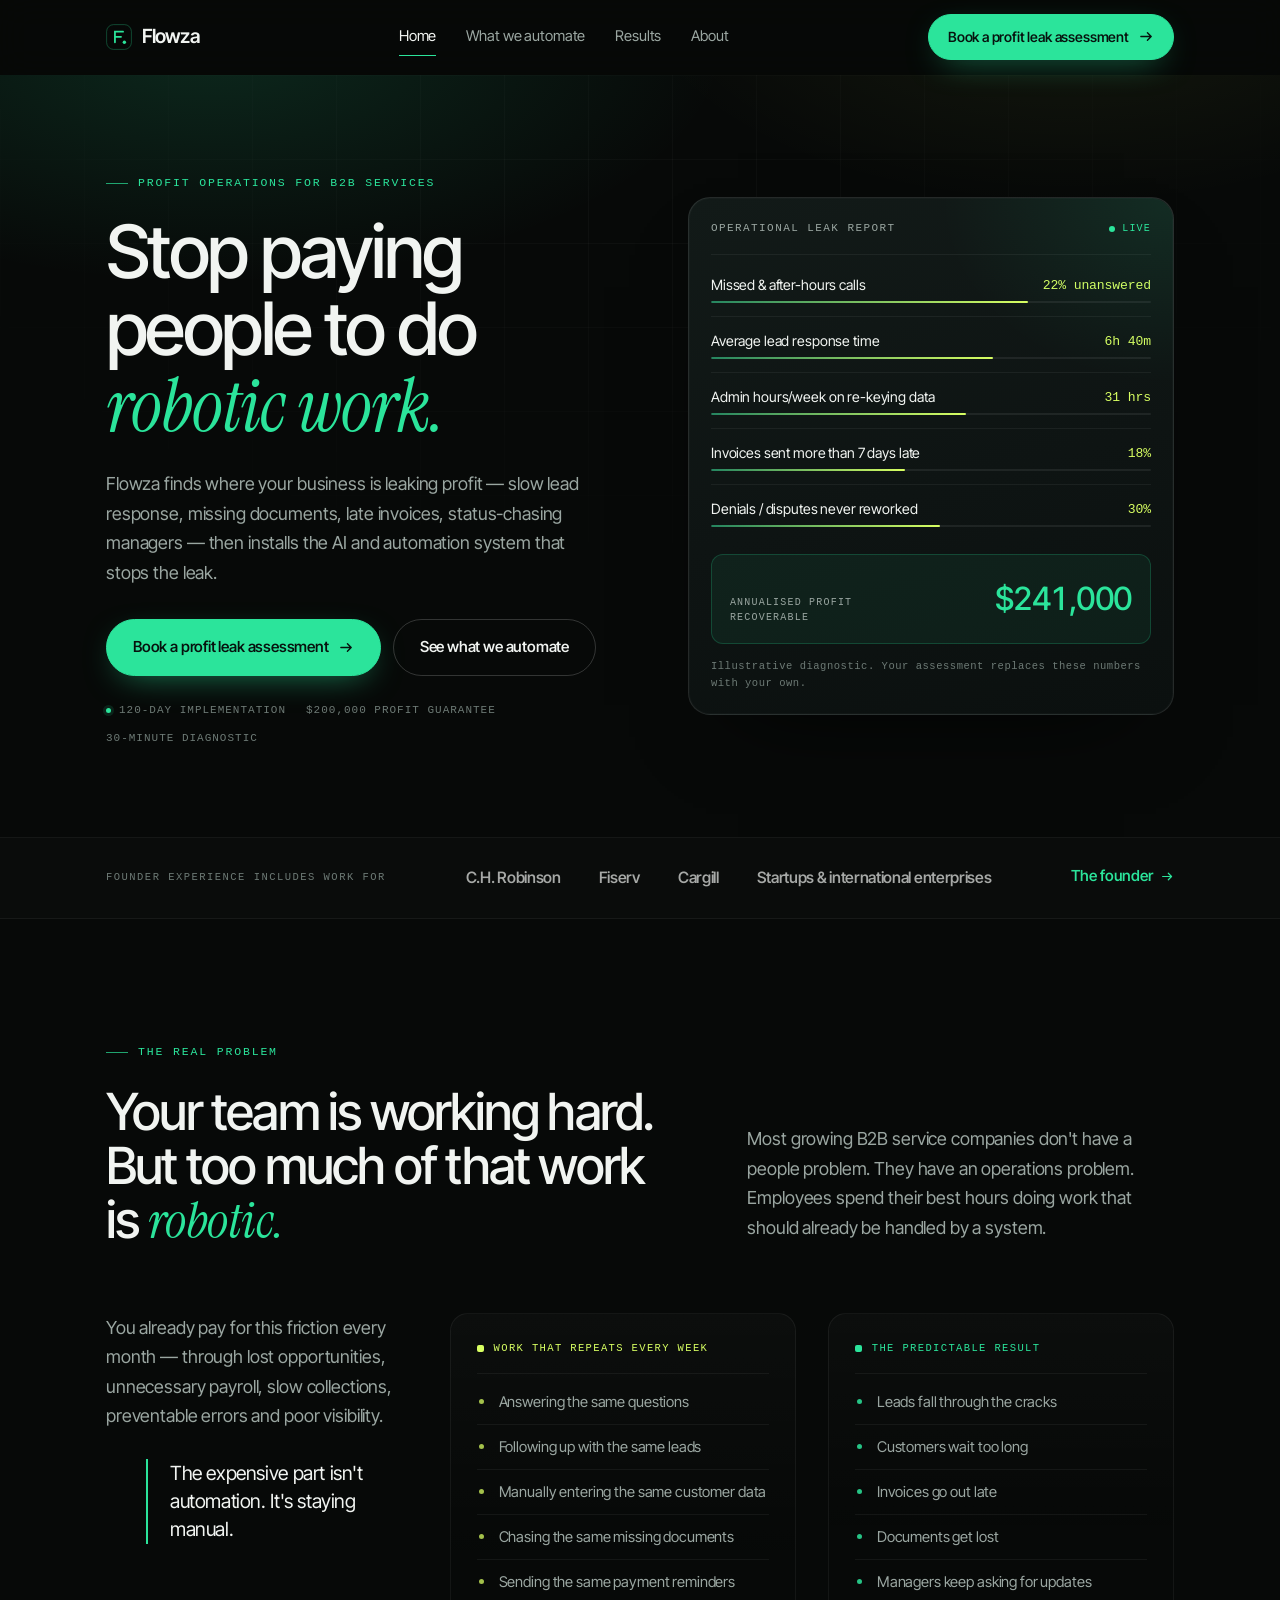
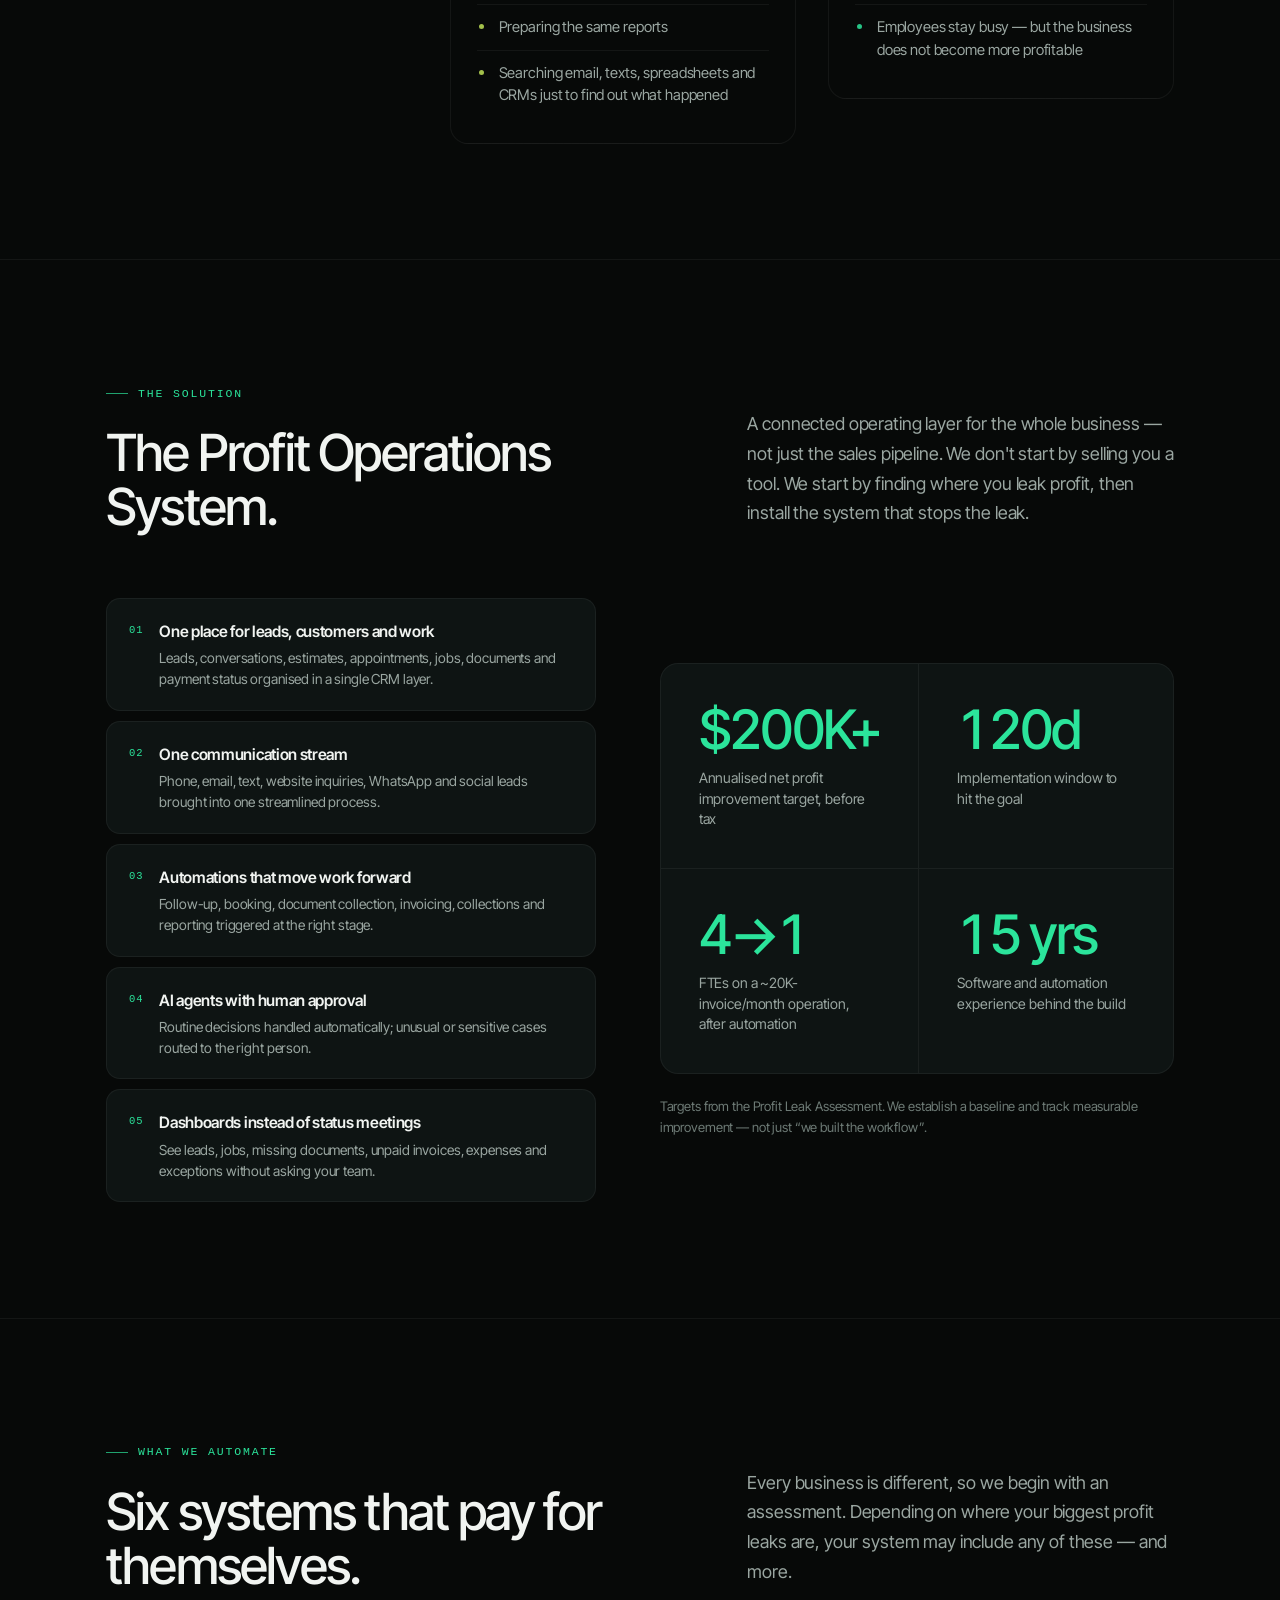
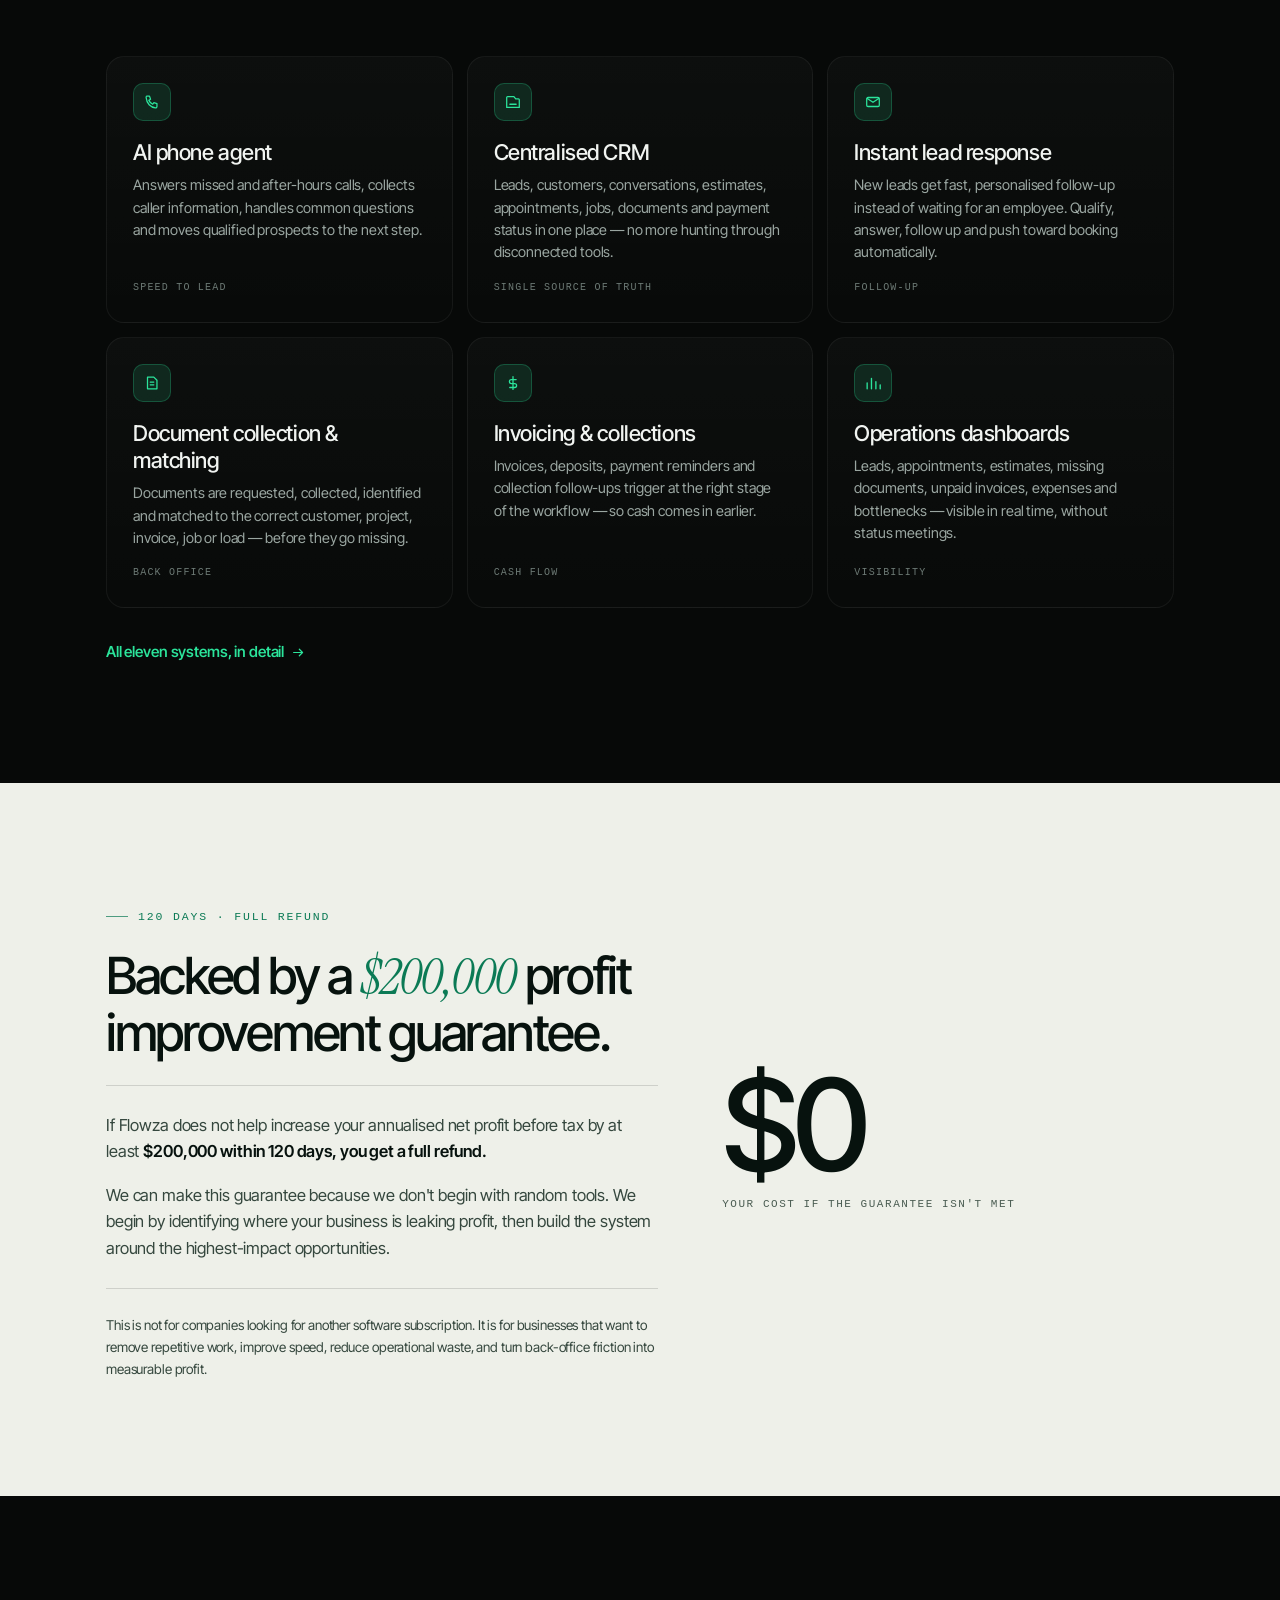
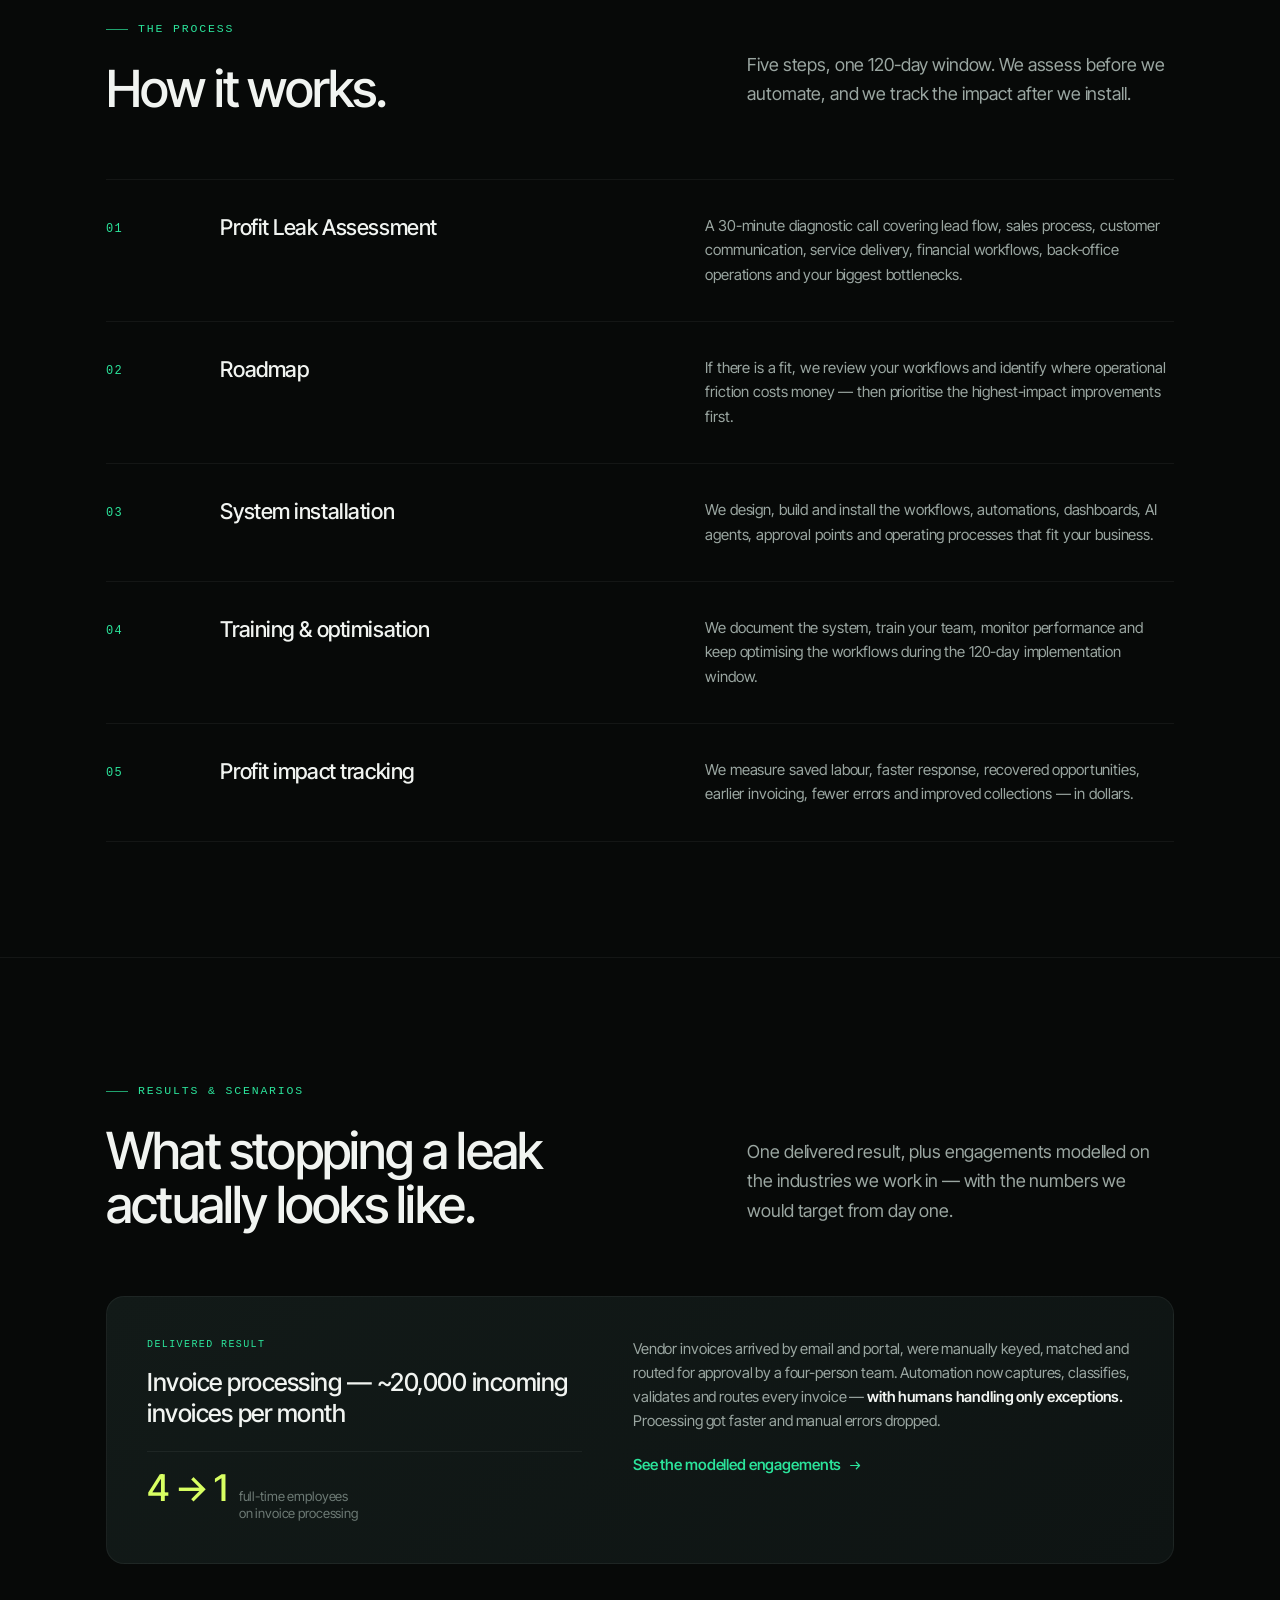
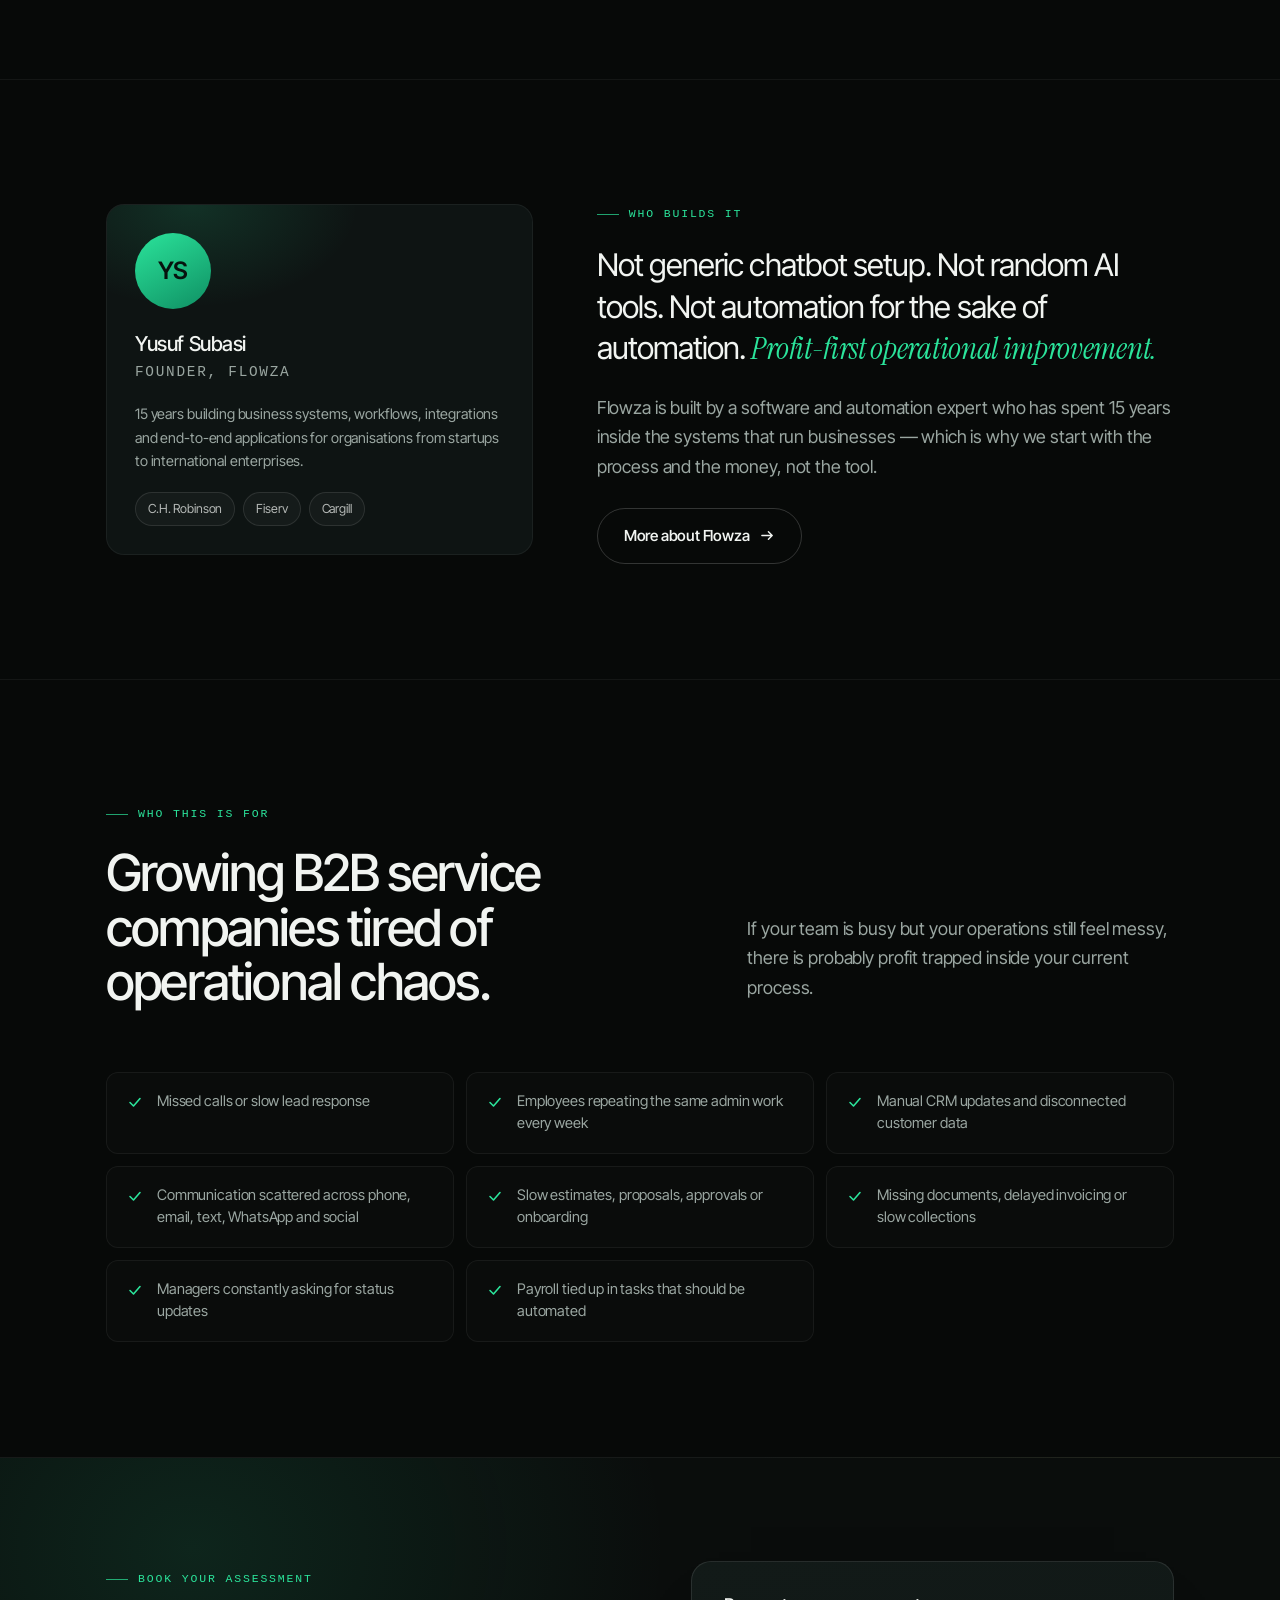
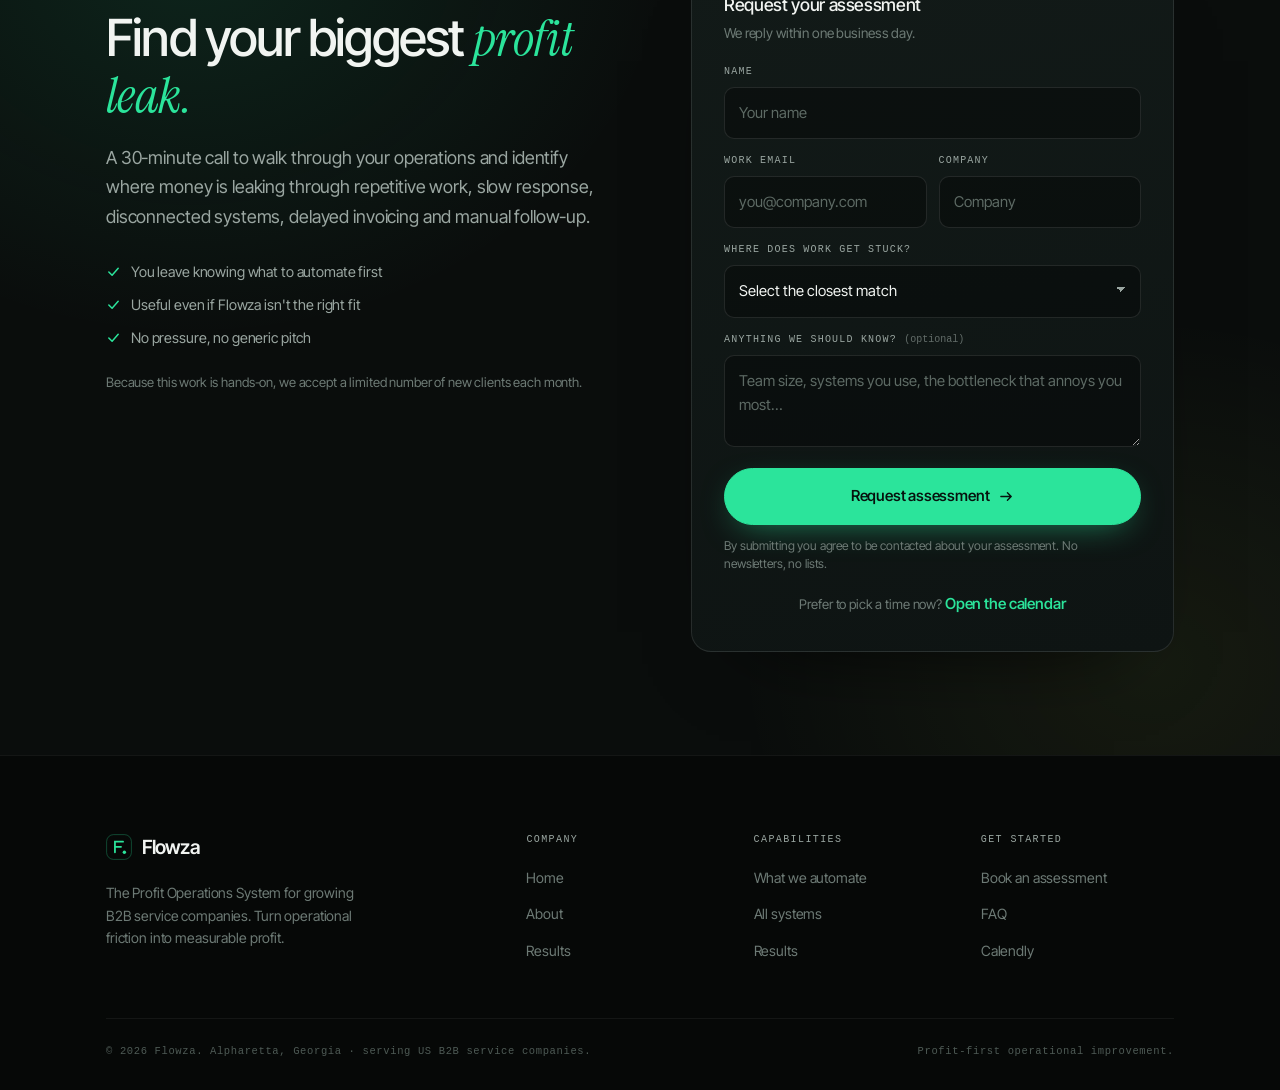
<file: index.html>
<!DOCTYPE html>
<html lang="en">
<head>
<meta charset="utf-8">
<meta name="viewport" content="width=device-width, initial-scale=1">
<title>Flowza — Turn operational friction into measurable profit</title>
<meta name="description" content="Flowza installs the Profit Operations System: AI agents, CRM and automation that stop profit leaking out of your leads, invoices, documents and back-office. $200,000 profit improvement guarantee in 120 days.">
<meta name="theme-color" content="#070908">
<meta property="og:title" content="Flowza — Turn operational friction into measurable profit">
<meta property="og:description" content="Your team works hard. Too much of that work is robotic. Flowza finds where profit leaks, then installs the system that stops the leak.">
<meta property="og:type" content="website">
<link rel="preconnect" href="https://fonts.googleapis.com">
<link rel="preconnect" href="https://fonts.gstatic.com" crossorigin>
<link href="https://fonts.googleapis.com/css2?family=Inter+Tight:wght@400;500;600;700&family=Instrument+Serif:ital@0;1&display=swap" rel="stylesheet">
<link rel="stylesheet" href="assets/css/styles.css">
<link rel="icon" href="data:image/svg+xml,%3Csvg xmlns='http://www.w3.org/2000/svg' viewBox='0 0 32 32'%3E%3Crect width='32' height='32' rx='8' fill='%232be49b'/%3E%3Cpath d='M10 9h12v3.6H13.8v3.2h6.9v3.5h-6.9V23H10z' fill='%2307120e'/%3E%3C/svg%3E">
</head>
<body>
<a class="skip" href="#main">Skip to content</a>

<header class="header">
  <div class="wrap header__inner">
    <a class="logo" href="index.html" aria-label="Flowza home">
      <svg class="logo__mark" viewBox="0 0 32 32" fill="none" aria-hidden="true">
        <rect x="0.75" y="0.75" width="30.5" height="30.5" rx="8.5" stroke="currentColor" stroke-opacity=".35"/>
        <path d="M11 22.5V9.5h10M11 15.8h7.5" stroke="currentColor" stroke-width="2.2" stroke-linecap="round"/>
        <circle cx="22.6" cy="22.4" r="2.1" fill="currentColor"/>
      </svg>
      Flowza
    </a>

    <nav class="nav" aria-label="Primary">
      <a href="index.html" aria-current="page">Home</a>
      <a href="capabilities.html">What we automate</a>
      <a href="results.html">Results</a>
      <a href="about.html">About</a>
    </nav>

    <div class="header__cta">
      <a class="btn btn--primary btn--sm" href="book.html">
        Book a profit leak assessment
        <svg viewBox="0 0 16 16" fill="none" aria-hidden="true"><path d="M2 8h11M9 4l4 4-4 4" stroke="currentColor" stroke-width="1.5" stroke-linecap="round" stroke-linejoin="round"/></svg>
      </a>
      <button class="burger" type="button" aria-expanded="false" aria-controls="mobile-nav" aria-label="Open menu">
        <span></span>
      </button>
    </div>
  </div>

  <div class="mobile-nav" id="mobile-nav">
    <a href="index.html" aria-current="page">Home</a>
    <a href="capabilities.html">What we automate</a>
    <a href="results.html">Results</a>
    <a href="about.html">About</a>
    <a class="btn btn--primary btn--block" href="book.html">Book a profit leak assessment</a>
  </div>
</header>

<main id="main">

  <!-- HERO -->
  <section class="hero">
    <div class="wrap hero__inner">
      <div class="hero__grid">
        <div>
          <span class="eyebrow">Profit operations for B2B services</span>
          <h1>Stop paying people to do <em>robotic work.</em></h1>
          <p class="lede">Flowza finds where your business is leaking profit — slow lead response, missing documents, late invoices, status-chasing managers — then installs the AI and automation system that stops the leak.</p>
          <div class="hero__actions">
            <a class="btn btn--primary" href="book.html">
              Book a profit leak assessment
              <svg viewBox="0 0 16 16" fill="none" aria-hidden="true"><path d="M2 8h11M9 4l4 4-4 4" stroke="currentColor" stroke-width="1.5" stroke-linecap="round" stroke-linejoin="round"/></svg>
            </a>
            <a class="btn btn--ghost" href="capabilities.html">See what we automate</a>
          </div>
          <div class="hero__meta">
            <span><i class="dot"></i>120-day implementation</span>
            <span>$200,000 profit guarantee</span>
            <span>30-minute diagnostic</span>
          </div>
        </div>

        <div class="report" aria-label="Illustrative leak report showing where operational friction costs money">
          <div class="report__head">
            <span class="report__title">Operational leak report</span>
            <span class="report__live"><i></i>Live</span>
          </div>
          <div class="report__rows">
            <div class="leak">
              <span class="leak__name">Missed &amp; after-hours calls</span>
              <span class="leak__val">22% unanswered</span>
              <div class="leak__bar"><i style="--w:72%"></i></div>
            </div>
            <div class="leak">
              <span class="leak__name">Average lead response time</span>
              <span class="leak__val">6h 40m</span>
              <div class="leak__bar"><i style="--w:64%"></i></div>
            </div>
            <div class="leak">
              <span class="leak__name">Admin hours/week on re-keying data</span>
              <span class="leak__val">31 hrs</span>
              <div class="leak__bar"><i style="--w:58%"></i></div>
            </div>
            <div class="leak">
              <span class="leak__name">Invoices sent more than 7 days late</span>
              <span class="leak__val">18%</span>
              <div class="leak__bar"><i style="--w:44%"></i></div>
            </div>
            <div class="leak">
              <span class="leak__name">Denials / disputes never reworked</span>
              <span class="leak__val">30%</span>
              <div class="leak__bar"><i style="--w:52%"></i></div>
            </div>
          </div>
          <div class="report__total">
            <span>Annualised profit recoverable</span>
            <strong data-count="241000" data-prefix="$" data-format="compact">$241,000</strong>
          </div>
          <p class="report__foot">Illustrative diagnostic. Your assessment replaces these numbers with your own.</p>
        </div>
      </div>
    </div>
  </section>

  <!-- PROOF -->
  <div class="proof">
    <div class="wrap proof__inner">
      <span class="proof__label">Founder experience includes work for</span>
      <ul class="proof__list">
        <li>C.H. Robinson</li>
        <li>Fiserv</li>
        <li>Cargill</li>
        <li>Startups &amp; international enterprises</li>
      </ul>
      <a class="link-arrow" href="about.html">The founder
        <svg viewBox="0 0 16 16" width="13" height="13" fill="none" aria-hidden="true"><path d="M2 8h11M9 4l4 4-4 4" stroke="currentColor" stroke-width="1.5" stroke-linecap="round" stroke-linejoin="round"/></svg>
      </a>
    </div>
  </div>

  <!-- PROBLEM -->
  <section class="section" id="problem">
    <div class="wrap">
      <div class="section-head">
        <div>
          <span class="eyebrow">The real problem</span>
          <h2>Your team is working hard.<br>But too much of that work is <span class="serif accent">robotic.</span></h2>
        </div>
        <p class="lede">Most growing B2B service companies don't have a people problem. They have an operations problem. Employees spend their best hours doing work that should already be handled by a system.</p>
      </div>

      <div class="problem-grid">
        <div class="problem-statement">
          <p class="lede lede--tight">You already pay for this friction every month — through lost opportunities, unnecessary payroll, slow collections, preventable errors and poor visibility.</p>
          <blockquote class="pullquote">The expensive part isn't automation. It's staying manual.</blockquote>
        </div>

        <div class="list-panel list-panel--warn reveal">
          <div class="list-panel__head"><i></i>Work that repeats every week</div>
          <ul class="tick-list">
            <li>Answering the same questions</li>
            <li>Following up with the same leads</li>
            <li>Manually entering the same customer data</li>
            <li>Chasing the same missing documents</li>
            <li>Sending the same payment reminders</li>
            <li>Preparing the same reports</li>
            <li>Searching email, texts, spreadsheets and CRMs just to find out what happened</li>
          </ul>
        </div>

        <div class="list-panel list-panel--calm reveal" data-delay="1">
          <div class="list-panel__head"><i></i>The predictable result</div>
          <ul class="tick-list">
            <li>Leads fall through the cracks</li>
            <li>Customers wait too long</li>
            <li>Invoices go out late</li>
            <li>Documents get lost</li>
            <li>Managers keep asking for updates</li>
            <li>Employees stay busy — but the business does not become more profitable</li>
          </ul>
        </div>
      </div>
    </div>
  </section>

  <!-- SOLUTION -->
  <section class="section section--line" id="system">
    <div class="wrap">
      <div class="section-head">
        <div>
          <span class="eyebrow">The solution</span>
          <h2>The Profit Operations System.</h2>
        </div>
        <p class="lede">A connected operating layer for the whole business — not just the sales pipeline. We don't start by selling you a tool. We start by finding where you leak profit, then install the system that stops the leak.</p>
      </div>

      <div class="system">
        <div class="system__stack">
          <div class="stack-layer reveal">
            <span class="stack-layer__num">01</span>
            <div>
              <h4>One place for leads, customers and work</h4>
              <p>Leads, conversations, estimates, appointments, jobs, documents and payment status organised in a single CRM layer.</p>
            </div>
          </div>
          <div class="stack-layer reveal" data-delay="1">
            <span class="stack-layer__num">02</span>
            <div>
              <h4>One communication stream</h4>
              <p>Phone, email, text, website inquiries, WhatsApp and social leads brought into one streamlined process.</p>
            </div>
          </div>
          <div class="stack-layer reveal" data-delay="2">
            <span class="stack-layer__num">03</span>
            <div>
              <h4>Automations that move work forward</h4>
              <p>Follow-up, booking, document collection, invoicing, collections and reporting triggered at the right stage.</p>
            </div>
          </div>
          <div class="stack-layer reveal" data-delay="3">
            <span class="stack-layer__num">04</span>
            <div>
              <h4>AI agents with human approval</h4>
              <p>Routine decisions handled automatically; unusual or sensitive cases routed to the right person.</p>
            </div>
          </div>
          <div class="stack-layer reveal" data-delay="4">
            <span class="stack-layer__num">05</span>
            <div>
              <h4>Dashboards instead of status meetings</h4>
              <p>See leads, jobs, missing documents, unpaid invoices, expenses and exceptions without asking your team.</p>
            </div>
          </div>
        </div>

        <div class="reveal" data-delay="1">
          <div class="metrics metrics--pair">
            <div class="metric">
              <span class="metric__num" data-count="200" data-prefix="$" data-suffix="K+">$200K+</span>
              <span class="metric__label">Annualised net profit improvement target, before tax</span>
            </div>
            <div class="metric">
              <span class="metric__num" data-count="120" data-suffix="d">120d</span>
              <span class="metric__label">Implementation window to hit the goal</span>
            </div>
            <div class="metric">
              <span class="metric__num">4&rarr;1</span>
              <span class="metric__label">FTEs on a ~20K-invoice/month operation, after automation</span>
            </div>
            <div class="metric">
              <span class="metric__num" data-count="15" data-suffix=" yrs">15 yrs</span>
              <span class="metric__label">Software and automation experience behind the build</span>
            </div>
          </div>
          <p class="disclaimer">Targets from the Profit Leak Assessment. We establish a baseline and track measurable improvement — not just “we built the workflow”.</p>
        </div>
      </div>
    </div>
  </section>

  <!-- CAPABILITIES -->
  <section class="section section--line" id="capabilities">
    <div class="wrap">
      <div class="section-head">
        <div>
          <span class="eyebrow">What we automate</span>
          <h2>Six systems that pay for themselves.</h2>
        </div>
        <p class="lede">Every business is different, so we begin with an assessment. Depending on where your biggest profit leaks are, your system may include any of these — and more.</p>
      </div>

      <div class="cards">
        <article class="card reveal">
          <div class="card__icon">
            <svg viewBox="0 0 20 20" fill="none" aria-hidden="true"><path d="M4 3.5h3.2l1.2 3.4-1.9 1.3a9 9 0 0 0 4.3 4.3l1.3-1.9 3.4 1.2V15a1.5 1.5 0 0 1-1.6 1.5C8.4 16 4 11.6 3.5 5.1A1.5 1.5 0 0 1 4 3.5Z" stroke="currentColor" stroke-width="1.4" stroke-linejoin="round"/></svg>
          </div>
          <h3>AI phone agent</h3>
          <p>Answers missed and after-hours calls, collects caller information, handles common questions and moves qualified prospects to the next step.</p>
          <span class="card__tag">Speed to lead</span>
        </article>

        <article class="card reveal" data-delay="1">
          <div class="card__icon">
            <svg viewBox="0 0 20 20" fill="none" aria-hidden="true"><path d="M3 16V5a1 1 0 0 1 1-1h7l2 2.5h3a1 1 0 0 1 1 1V16H3Z" stroke="currentColor" stroke-width="1.4" stroke-linejoin="round"/><path d="M6.5 12.5h7" stroke="currentColor" stroke-width="1.4" stroke-linecap="round"/></svg>
          </div>
          <h3>Centralised CRM</h3>
          <p>Leads, customers, conversations, estimates, appointments, jobs, documents and payment status in one place — no more hunting through disconnected tools.</p>
          <span class="card__tag">Single source of truth</span>
        </article>

        <article class="card reveal" data-delay="2">
          <div class="card__icon">
            <svg viewBox="0 0 20 20" fill="none" aria-hidden="true"><path d="M3 6.5A1.5 1.5 0 0 1 4.5 5h11A1.5 1.5 0 0 1 17 6.5v7a1.5 1.5 0 0 1-1.5 1.5h-11A1.5 1.5 0 0 1 3 13.5v-7Z" stroke="currentColor" stroke-width="1.4"/><path d="m3.6 6 6.4 4.4L16.4 6" stroke="currentColor" stroke-width="1.4" stroke-linecap="round"/></svg>
          </div>
          <h3>Instant lead response</h3>
          <p>New leads get fast, personalised follow-up instead of waiting for an employee. Qualify, answer, follow up and push toward booking automatically.</p>
          <span class="card__tag">Follow-up</span>
        </article>

        <article class="card reveal">
          <div class="card__icon">
            <svg viewBox="0 0 20 20" fill="none" aria-hidden="true"><path d="M5 3.5h7l3.5 3.5v9.5H5V3.5Z" stroke="currentColor" stroke-width="1.4" stroke-linejoin="round"/><path d="M8 9h4M8 12h4" stroke="currentColor" stroke-width="1.4" stroke-linecap="round"/></svg>
          </div>
          <h3>Document collection &amp; matching</h3>
          <p>Documents are requested, collected, identified and matched to the correct customer, project, invoice, job or load — before they go missing.</p>
          <span class="card__tag">Back office</span>
        </article>

        <article class="card reveal" data-delay="1">
          <div class="card__icon">
            <svg viewBox="0 0 20 20" fill="none" aria-hidden="true"><path d="M10 2.8v14.4M13.5 6.2H8.2a2.2 2.2 0 0 0 0 4.4h3.6a2.2 2.2 0 0 1 0 4.4H6.4" stroke="currentColor" stroke-width="1.4" stroke-linecap="round"/></svg>
          </div>
          <h3>Invoicing &amp; collections</h3>
          <p>Invoices, deposits, payment reminders and collection follow-ups trigger at the right stage of the workflow — so cash comes in earlier.</p>
          <span class="card__tag">Cash flow</span>
        </article>

        <article class="card reveal" data-delay="2">
          <div class="card__icon">
            <svg viewBox="0 0 20 20" fill="none" aria-hidden="true"><path d="M3.5 16.5V10M8.3 16.5V5M13.2 16.5v-8M18 16.5v-4.5" stroke="currentColor" stroke-width="1.5" stroke-linecap="round"/></svg>
          </div>
          <h3>Operations dashboards</h3>
          <p>Leads, appointments, estimates, missing documents, unpaid invoices, expenses and bottlenecks — visible in real time, without status meetings.</p>
          <span class="card__tag">Visibility</span>
        </article>
      </div>

      <div style="margin-top:30px">
        <a class="link-arrow" href="capabilities.html">All eleven systems, in detail
          <svg viewBox="0 0 16 16" width="13" height="13" fill="none" aria-hidden="true"><path d="M2 8h11M9 4l4 4-4 4" stroke="currentColor" stroke-width="1.5" stroke-linecap="round" stroke-linejoin="round"/></svg>
        </a>
      </div>
    </div>
  </section>

  <!-- GUARANTEE -->
  <section class="band section">
    <div class="wrap">
      <div class="band__grid">
        <div>
          <span class="eyebrow">120 days · full refund</span>
          <h2>Backed by a <em>$200,000</em> profit improvement guarantee.</h2>
          <div class="rule"></div>
          <p>If Flowza does not help increase your annualised net profit before tax by at least <strong>$200,000 within 120 days, you get a full refund.</strong></p>
          <p>We can make this guarantee because we don't begin with random tools. We begin by identifying where your business is leaking profit, then build the system around the highest-impact opportunities.</p>
          <div class="rule"></div>
          <p class="band__fine">This is not for companies looking for another software subscription. It is for businesses that want to remove repetitive work, improve speed, reduce operational waste, and turn back-office friction into measurable profit.</p>
        </div>
        <div class="band__figure">
          $0
          <small>Your cost if the guarantee isn't met</small>
        </div>
      </div>
    </div>
  </section>

  <!-- PROCESS -->
  <section class="section" id="process">
    <div class="wrap">
      <div class="section-head">
        <div>
          <span class="eyebrow">The process</span>
          <h2>How it works.</h2>
        </div>
        <p class="lede">Five steps, one 120-day window. We assess before we automate, and we track the impact after we install.</p>
      </div>

      <div class="process">
        <div class="step reveal">
          <span class="step__num">01</span>
          <h3>Profit Leak Assessment</h3>
          <p>A 30-minute diagnostic call covering lead flow, sales process, customer communication, service delivery, financial workflows, back-office operations and your biggest bottlenecks.</p>
        </div>
        <div class="step reveal">
          <span class="step__num">02</span>
          <h3>Roadmap</h3>
          <p>If there is a fit, we review your workflows and identify where operational friction costs money — then prioritise the highest-impact improvements first.</p>
        </div>
        <div class="step reveal">
          <span class="step__num">03</span>
          <h3>System installation</h3>
          <p>We design, build and install the workflows, automations, dashboards, AI agents, approval points and operating processes that fit your business.</p>
        </div>
        <div class="step reveal">
          <span class="step__num">04</span>
          <h3>Training &amp; optimisation</h3>
          <p>We document the system, train your team, monitor performance and keep optimising the workflows during the 120-day implementation window.</p>
        </div>
        <div class="step reveal">
          <span class="step__num">05</span>
          <h3>Profit impact tracking</h3>
          <p>We measure saved labour, faster response, recovered opportunities, earlier invoicing, fewer errors and improved collections — in dollars.</p>
        </div>
      </div>
    </div>
  </section>

  <!-- RESULTS TEASER -->
  <section class="section section--line" id="results">
    <div class="wrap">
      <div class="section-head">
        <div>
          <span class="eyebrow">Results &amp; scenarios</span>
          <h2>What stopping a leak actually looks like.</h2>
        </div>
        <p class="lede">One delivered result, plus engagements modelled on the industries we work in — with the numbers we would target from day one.</p>
      </div>

      <article class="result-card reveal">
        <div>
          <span class="result-card__kicker">Delivered result</span>
          <h3>Invoice processing — ~20,000 incoming invoices per month</h3>
          <div class="result-card__stat">
            <strong>4 &rarr; 1</strong>
            <span>full-time employees<br>on invoice processing</span>
          </div>
        </div>
        <div class="result-card__body">
          <p>Vendor invoices arrived by email and portal, were manually keyed, matched and routed for approval by a four-person team. Automation now captures, classifies, validates and routes every invoice — <strong>with humans handling only exceptions.</strong> Processing got faster and manual errors dropped.</p>
          <div style="margin-top:18px">
            <a class="link-arrow" href="results.html">See the modelled engagements
              <svg viewBox="0 0 16 16" width="13" height="13" fill="none" aria-hidden="true"><path d="M2 8h11M9 4l4 4-4 4" stroke="currentColor" stroke-width="1.5" stroke-linecap="round" stroke-linejoin="round"/></svg>
            </a>
          </div>
        </div>
      </article>
    </div>
  </section>

  <!-- FOUNDER -->
  <section class="section section--line">
    <div class="wrap founder">
      <div class="founder__card reveal">
        <div class="founder__initials">YS</div>
        <h3>Yusuf Subasi</h3>
        <p class="founder__role">Founder, Flowza</p>
        <p>15 years building business systems, workflows, integrations and end-to-end applications for organisations from startups to international enterprises.</p>
        <div class="founder__logos">
          <span class="chip">C.H. Robinson</span>
          <span class="chip">Fiserv</span>
          <span class="chip">Cargill</span>
        </div>
      </div>
      <div class="reveal" data-delay="1">
        <span class="eyebrow">Who builds it</span>
        <p class="founder__quote">Not generic chatbot setup. Not random AI tools. Not automation for the sake of automation. <span class="serif">Profit-first operational improvement.</span></p>
        <p class="lede">Flowza is built by a software and automation expert who has spent 15 years inside the systems that run businesses — which is why we start with the process and the money, not the tool.</p>
        <div style="margin-top:26px">
          <a class="btn btn--ghost" href="about.html">More about Flowza
            <svg viewBox="0 0 16 16" fill="none" aria-hidden="true"><path d="M2 8h11M9 4l4 4-4 4" stroke="currentColor" stroke-width="1.5" stroke-linecap="round" stroke-linejoin="round"/></svg>
          </a>
        </div>
      </div>
    </div>
  </section>

  <!-- FIT -->
  <section class="section section--line">
    <div class="wrap">
      <div class="section-head">
        <div>
          <span class="eyebrow">Who this is for</span>
          <h2>Growing B2B service companies tired of operational chaos.</h2>
        </div>
        <p class="lede">If your team is busy but your operations still feel messy, there is probably profit trapped inside your current process.</p>
      </div>

      <div class="fit-grid">
        <div class="fit-item"><svg viewBox="0 0 16 16" fill="none" aria-hidden="true"><path d="M3 8.5 6.5 12 13 4.5" stroke="currentColor" stroke-width="1.6" stroke-linecap="round" stroke-linejoin="round"/></svg><span>Missed calls or slow lead response</span></div>
        <div class="fit-item"><svg viewBox="0 0 16 16" fill="none" aria-hidden="true"><path d="M3 8.5 6.5 12 13 4.5" stroke="currentColor" stroke-width="1.6" stroke-linecap="round" stroke-linejoin="round"/></svg><span>Employees repeating the same admin work every week</span></div>
        <div class="fit-item"><svg viewBox="0 0 16 16" fill="none" aria-hidden="true"><path d="M3 8.5 6.5 12 13 4.5" stroke="currentColor" stroke-width="1.6" stroke-linecap="round" stroke-linejoin="round"/></svg><span>Manual CRM updates and disconnected customer data</span></div>
        <div class="fit-item"><svg viewBox="0 0 16 16" fill="none" aria-hidden="true"><path d="M3 8.5 6.5 12 13 4.5" stroke="currentColor" stroke-width="1.6" stroke-linecap="round" stroke-linejoin="round"/></svg><span>Communication scattered across phone, email, text, WhatsApp and social</span></div>
        <div class="fit-item"><svg viewBox="0 0 16 16" fill="none" aria-hidden="true"><path d="M3 8.5 6.5 12 13 4.5" stroke="currentColor" stroke-width="1.6" stroke-linecap="round" stroke-linejoin="round"/></svg><span>Slow estimates, proposals, approvals or onboarding</span></div>
        <div class="fit-item"><svg viewBox="0 0 16 16" fill="none" aria-hidden="true"><path d="M3 8.5 6.5 12 13 4.5" stroke="currentColor" stroke-width="1.6" stroke-linecap="round" stroke-linejoin="round"/></svg><span>Missing documents, delayed invoicing or slow collections</span></div>
        <div class="fit-item"><svg viewBox="0 0 16 16" fill="none" aria-hidden="true"><path d="M3 8.5 6.5 12 13 4.5" stroke="currentColor" stroke-width="1.6" stroke-linecap="round" stroke-linejoin="round"/></svg><span>Managers constantly asking for status updates</span></div>
        <div class="fit-item"><svg viewBox="0 0 16 16" fill="none" aria-hidden="true"><path d="M3 8.5 6.5 12 13 4.5" stroke="currentColor" stroke-width="1.6" stroke-linecap="round" stroke-linejoin="round"/></svg><span>Payroll tied up in tasks that should be automated</span></div>
      </div>
    </div>
  </section>

  <!-- CTA -->
  <section class="cta" id="book">
    <div class="wrap cta__grid">
      <div>
        <span class="eyebrow">Book your assessment</span>
        <h2>Find your biggest <span class="serif accent">profit leak.</span></h2>
        <p class="lede">A 30-minute call to walk through your operations and identify where money is leaking through repetitive work, slow response, disconnected systems, delayed invoicing and manual follow-up.</p>
        <ul class="cta__points">
          <li><svg viewBox="0 0 16 16" fill="none" aria-hidden="true"><path d="M3 8.5 6.5 12 13 4.5" stroke="currentColor" stroke-width="1.6" stroke-linecap="round" stroke-linejoin="round"/></svg>You leave knowing what to automate first</li>
          <li><svg viewBox="0 0 16 16" fill="none" aria-hidden="true"><path d="M3 8.5 6.5 12 13 4.5" stroke="currentColor" stroke-width="1.6" stroke-linecap="round" stroke-linejoin="round"/></svg>Useful even if Flowza isn't the right fit</li>
          <li><svg viewBox="0 0 16 16" fill="none" aria-hidden="true"><path d="M3 8.5 6.5 12 13 4.5" stroke="currentColor" stroke-width="1.6" stroke-linecap="round" stroke-linejoin="round"/></svg>No pressure, no generic pitch</li>
        </ul>
        <p class="disclaimer">Because this work is hands-on, we accept a limited number of new clients each month.</p>
      </div>

      <form class="form" data-assessment-form novalidate>
        <div class="form__head">
          <h3>Request your assessment</h3>
          <p>We reply within one business day.</p>
        </div>
        <div class="form__body">
          <div class="field">
            <label for="name">Name</label>
            <input id="name" name="name" type="text" placeholder="Your name" required autocomplete="name">
            <span class="field__err">Please tell us your name.</span>
          </div>
          <div class="form__row">
            <div class="field">
              <label for="email">Work email</label>
              <input id="email" name="email" type="email" placeholder="you@company.com" required autocomplete="email">
              <span class="field__err">Enter a valid work email.</span>
            </div>
            <div class="field">
              <label for="company">Company</label>
              <input id="company" name="company" type="text" placeholder="Company" required autocomplete="organization">
              <span class="field__err">Please add your company.</span>
            </div>
          </div>
          <div class="field">
            <label for="leak">Where does work get stuck?</label>
            <select id="leak" name="leak">
              <option value="">Select the closest match</option>
              <option>Lead response &amp; follow-up</option>
              <option>Documents &amp; back office</option>
              <option>Invoicing, payments &amp; collections</option>
              <option>CRM &amp; disconnected tools</option>
              <option>Reporting &amp; visibility</option>
              <option>Not sure — find it for me</option>
            </select>
          </div>
          <div class="field">
            <label for="notes">Anything we should know? <span style="text-transform:none;letter-spacing:0;opacity:.6">(optional)</span></label>
            <textarea id="notes" name="notes" placeholder="Team size, systems you use, the bottleneck that annoys you most…"></textarea>
          </div>
          <button class="btn btn--primary btn--block" type="submit">
            Request assessment
            <svg viewBox="0 0 16 16" fill="none" aria-hidden="true"><path d="M2 8h11M9 4l4 4-4 4" stroke="currentColor" stroke-width="1.5" stroke-linecap="round" stroke-linejoin="round"/></svg>
          </button>
          <p class="form__legal">By submitting you agree to be contacted about your assessment. No newsletters, no lists.</p>
        </div>
        <div class="form__success" role="status">
          <svg viewBox="0 0 48 48" fill="none" aria-hidden="true"><circle cx="24" cy="24" r="21" stroke="currentColor" stroke-width="2" opacity=".35"/><path d="M15 24.5 21.5 31 33 18" stroke="currentColor" stroke-width="2.4" stroke-linecap="round" stroke-linejoin="round"/></svg>
          <h3>Request received.</h3>
          <p>Thanks — we'll be in touch within one business day to schedule your Profit Leak Assessment.</p>
        </div>
        <p class="booking-alt">Prefer to pick a time now? <a class="link-arrow" href="https://calendly.com/yusuf-subasi-flowza/leak-assessment" target="_blank" rel="noopener">Open the calendar</a></p>
      </form>
    </div>
  </section>

</main>

<footer class="footer">
  <div class="wrap">
    <div class="footer__grid">
      <div class="footer__brand">
        <a class="logo" href="index.html">
          <svg class="logo__mark" viewBox="0 0 32 32" fill="none" aria-hidden="true">
            <rect x="0.75" y="0.75" width="30.5" height="30.5" rx="8.5" stroke="currentColor" stroke-opacity=".35"/>
            <path d="M11 22.5V9.5h10M11 15.8h7.5" stroke="currentColor" stroke-width="2.2" stroke-linecap="round"/>
            <circle cx="22.6" cy="22.4" r="2.1" fill="currentColor"/>
          </svg>
          Flowza
        </a>
        <p>The Profit Operations System for growing B2B service companies. Turn operational friction into measurable profit.</p>
      </div>
      <div>
        <h4>Company</h4>
        <ul>
          <li><a href="index.html">Home</a></li>
          <li><a href="about.html">About</a></li>
          <li><a href="results.html">Results</a></li>
        </ul>
      </div>
      <div>
        <h4>Capabilities</h4>
        <ul>
          <li><a href="capabilities.html">What we automate</a></li>
          <li><a href="capabilities.html">All systems</a></li>
          <li><a href="results.html">Results</a></li>
        </ul>
      </div>
      <div>
        <h4>Get started</h4>
        <ul>
          <li><a href="book.html">Book an assessment</a></li>
          <li><a href="book.html#faq">FAQ</a></li>
          <li><a href="https://calendly.com/yusuf-subasi-flowza/leak-assessment" target="_blank" rel="noopener">Calendly</a></li>
        </ul>
      </div>
    </div>
    <div class="footer__bottom">
      <span>&copy; <span data-year>2026</span> Flowza. Alpharetta, Georgia · serving US B2B service companies.</span>
      <span>Profit-first operational improvement.</span>
    </div>
  </div>
</footer>

<script src="assets/js/main.js" defer></script>
</body>
</html>
</file>
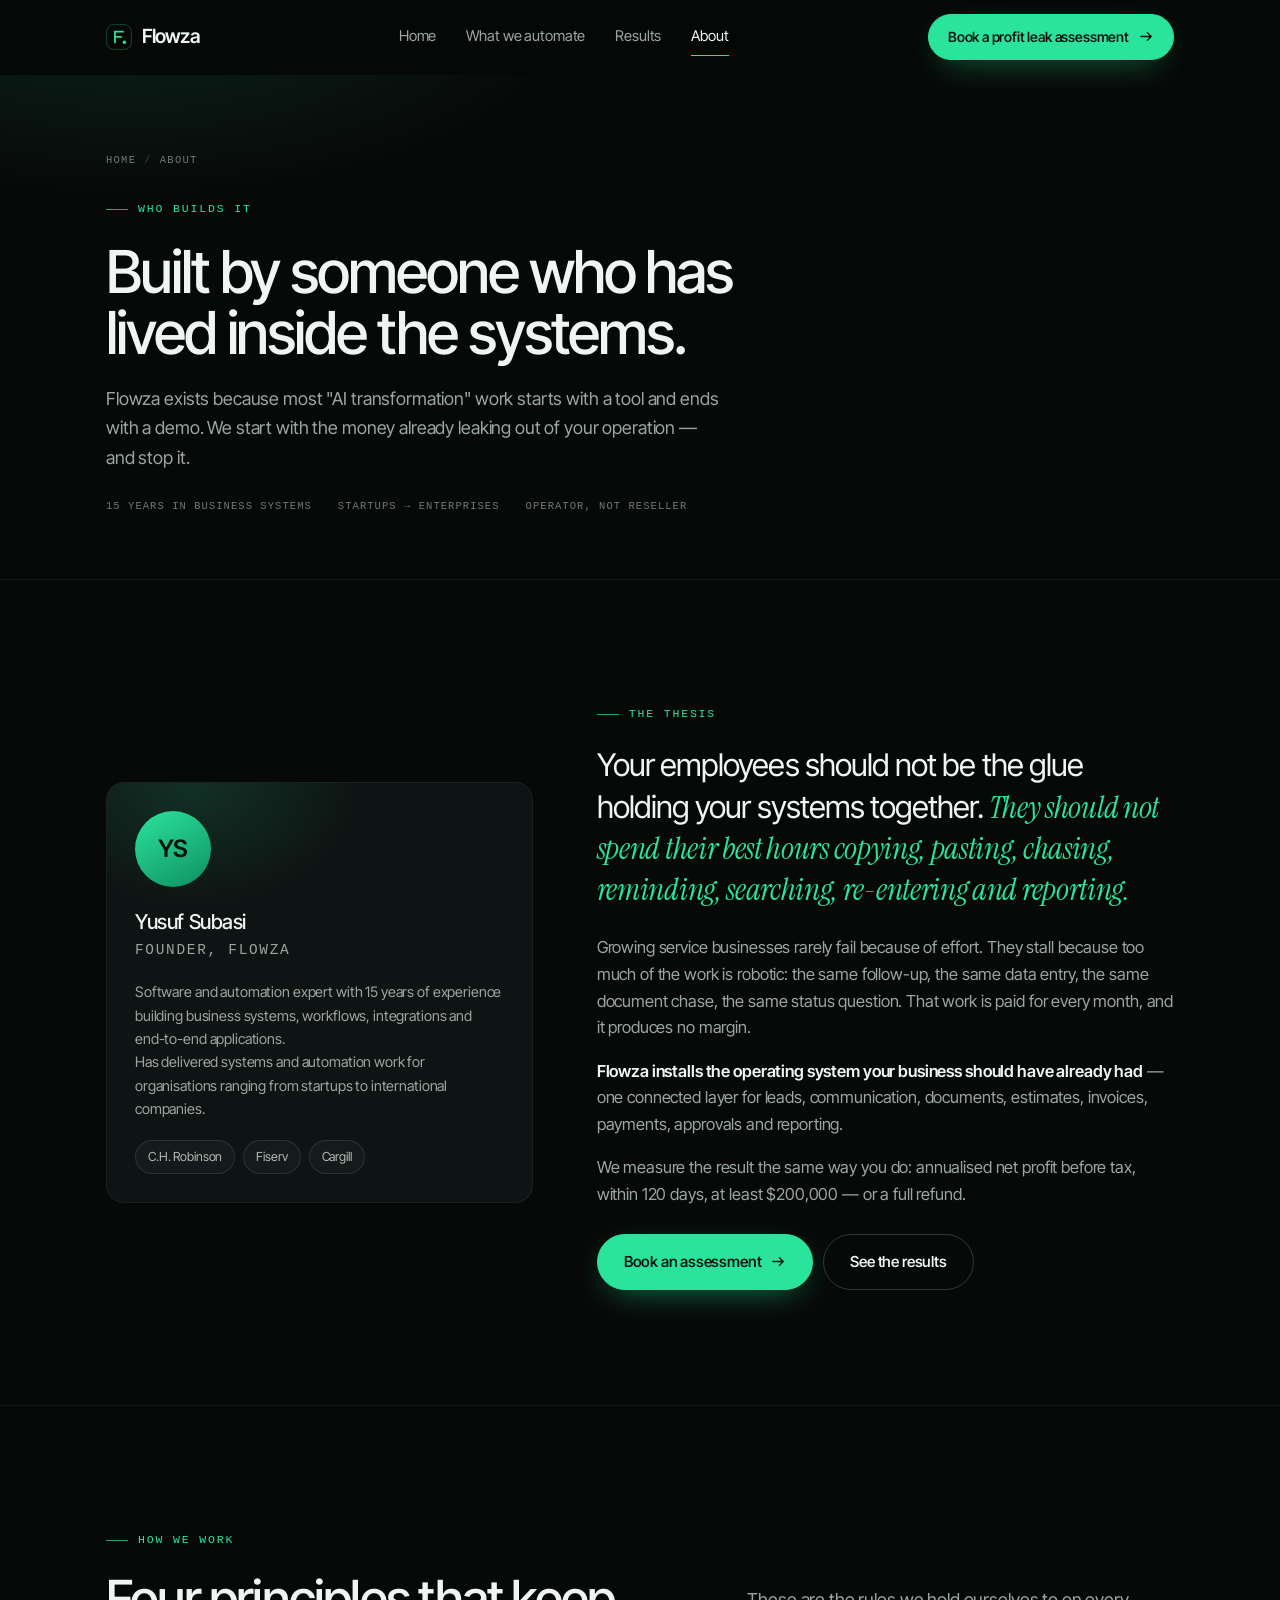
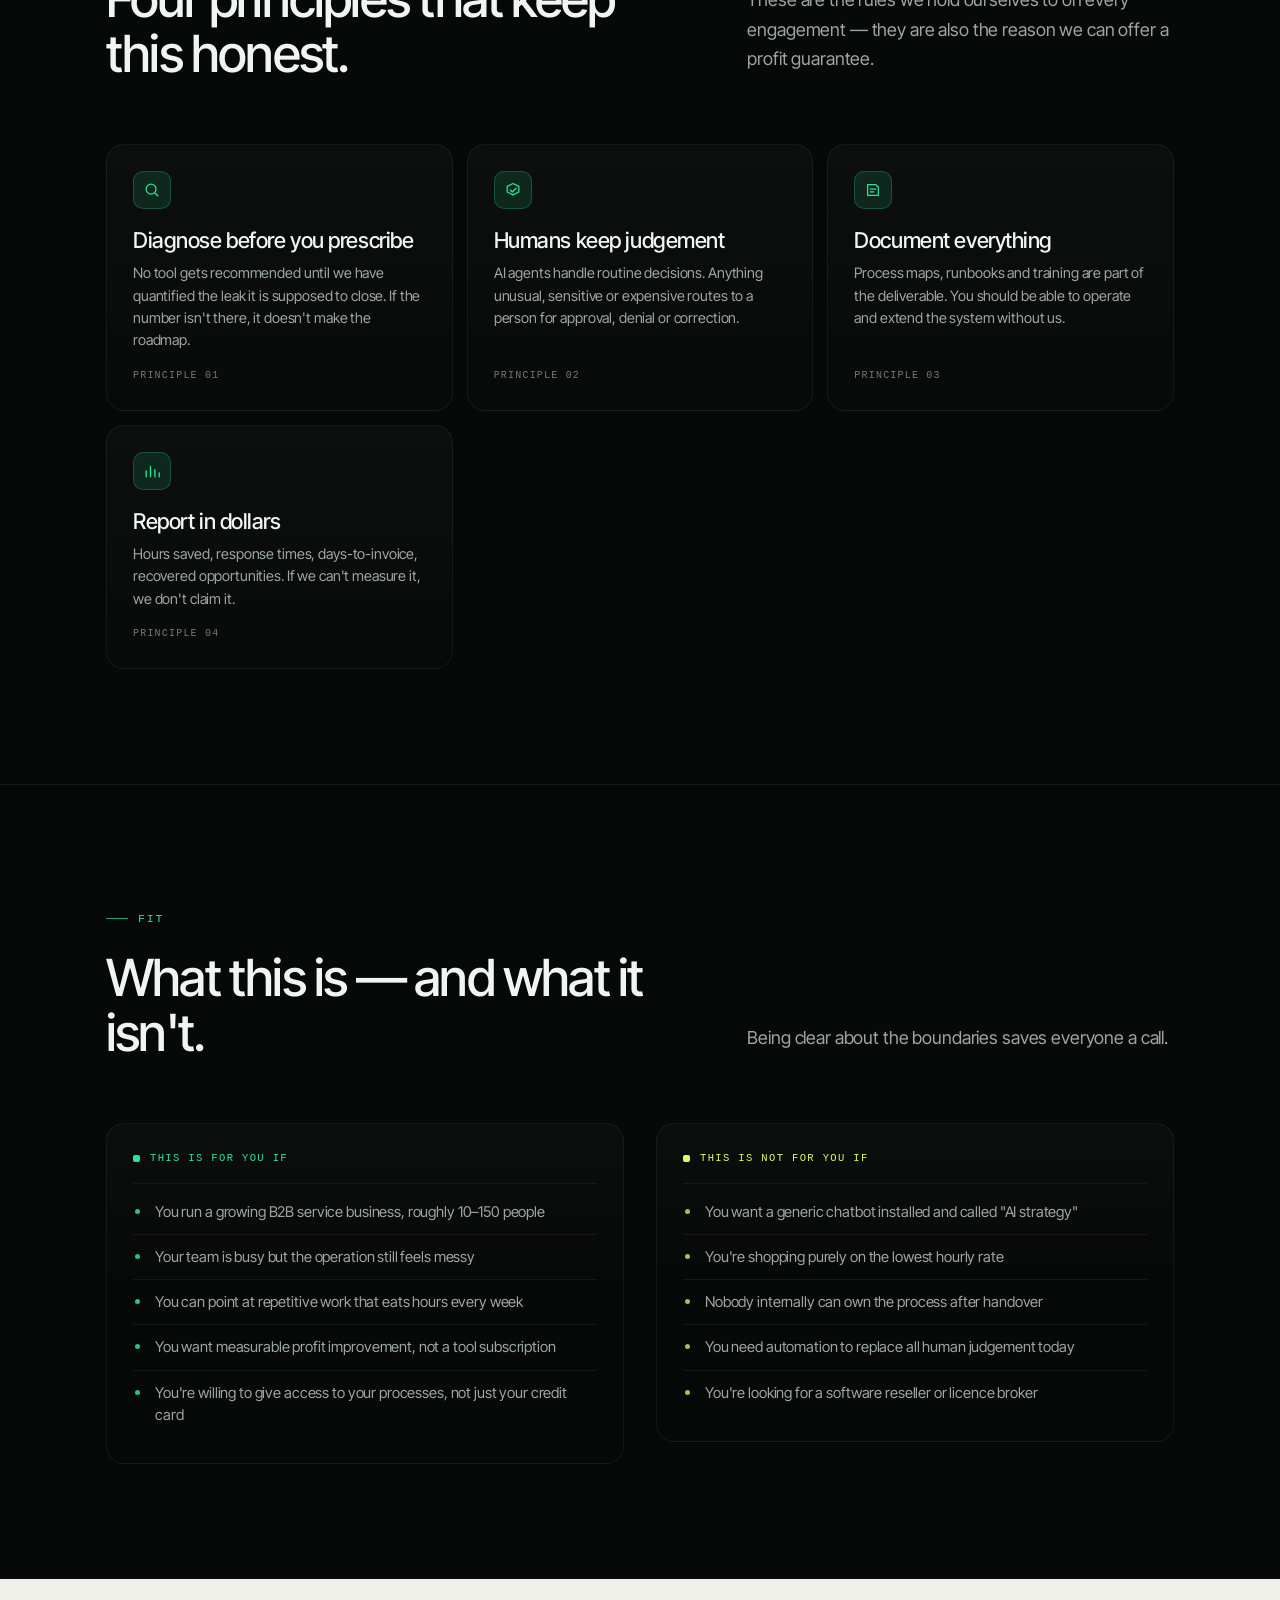
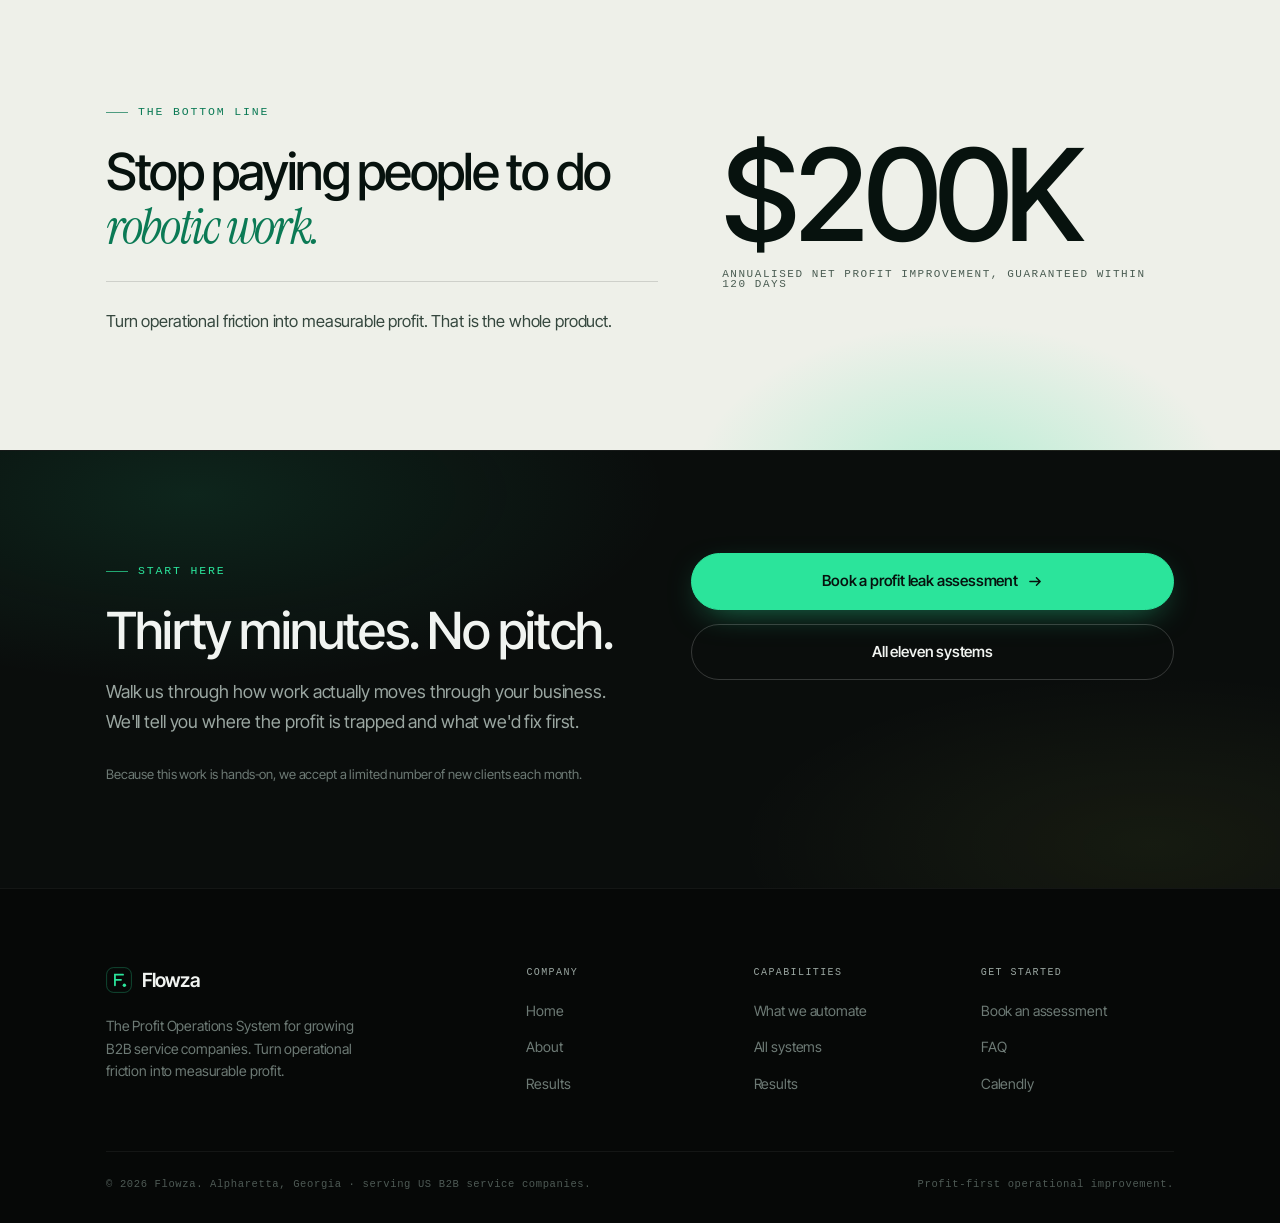
<file: about.html>
<!DOCTYPE html>
<html lang="en">
<head>
<meta charset="utf-8">
<meta name="viewport" content="width=device-width, initial-scale=1">
<title>About — Flowza</title>
<meta name="description" content="Flowza was founded by Yusuf Subasi, a software and automation expert with 15 years building business systems for organisations from startups to international enterprises including C.H. Robinson, Fiserv and Cargill.">
<meta name="theme-color" content="#070908">
<link rel="preconnect" href="https://fonts.googleapis.com">
<link rel="preconnect" href="https://fonts.gstatic.com" crossorigin>
<link href="https://fonts.googleapis.com/css2?family=Inter+Tight:wght@400;500;600;700&family=Instrument+Serif:ital@0;1&display=swap" rel="stylesheet">
<link rel="stylesheet" href="assets/css/styles.css">
<link rel="icon" href="data:image/svg+xml,%3Csvg xmlns='http://www.w3.org/2000/svg' viewBox='0 0 32 32'%3E%3Crect width='32' height='32' rx='8' fill='%232be49b'/%3E%3Cpath d='M10 9h12v3.6H13.8v3.2h6.9v3.5h-6.9V23H10z' fill='%2307120e'/%3E%3C/svg%3E">
</head>
<body>
<a class="skip" href="#main">Skip to content</a>

<header class="header">
  <div class="wrap header__inner">
    <a class="logo" href="index.html" aria-label="Flowza home">
      <svg class="logo__mark" viewBox="0 0 32 32" fill="none" aria-hidden="true">
        <rect x="0.75" y="0.75" width="30.5" height="30.5" rx="8.5" stroke="currentColor" stroke-opacity=".35"/>
        <path d="M11 22.5V9.5h10M11 15.8h7.5" stroke="currentColor" stroke-width="2.2" stroke-linecap="round"/>
        <circle cx="22.6" cy="22.4" r="2.1" fill="currentColor"/>
      </svg>
      Flowza
    </a>
    <nav class="nav" aria-label="Primary">
      <a href="index.html">Home</a>
      <a href="capabilities.html">What we automate</a>
      <a href="results.html">Results</a>
      <a href="about.html" aria-current="page">About</a>
    </nav>
    <div class="header__cta">
      <a class="btn btn--primary btn--sm" href="book.html">
        Book a profit leak assessment
        <svg viewBox="0 0 16 16" fill="none" aria-hidden="true"><path d="M2 8h11M9 4l4 4-4 4" stroke="currentColor" stroke-width="1.5" stroke-linecap="round" stroke-linejoin="round"/></svg>
      </a>
      <button class="burger" type="button" aria-expanded="false" aria-controls="mobile-nav" aria-label="Open menu"><span></span></button>
    </div>
  </div>
  <div class="mobile-nav" id="mobile-nav">
    <a href="index.html">Home</a>
    <a href="capabilities.html">What we automate</a>
    <a href="results.html">Results</a>
    <a href="about.html" aria-current="page">About</a>
    <a class="btn btn--primary btn--block" href="book.html">Book a profit leak assessment</a>
  </div>
</header>

<main id="main">

  <section class="page-hero">
    <div class="wrap">
      <div class="crumbs"><a href="index.html">Home</a><span>/</span>About</div>
      <span class="eyebrow">Who builds it</span>
      <h1>Built by someone who has lived inside the systems.</h1>
      <p class="lede">Flowza exists because most "AI transformation" work starts with a tool and ends with a demo. We start with the money already leaking out of your operation — and stop it.</p>
      <div class="page-hero__foot">
        <span>15 years in business systems</span>
        <span>Startups &rarr; enterprises</span>
        <span>Operator, not reseller</span>
      </div>
    </div>
  </section>

  <section class="section">
    <div class="wrap founder">
      <div class="founder__card reveal">
        <div class="founder__initials">YS</div>
        <h3>Yusuf Subasi</h3>
        <p class="founder__role">Founder, Flowza</p>
        <p>Software and automation expert with 15 years of experience building business systems, workflows, integrations and end-to-end applications.</p>
        <p>Has delivered systems and automation work for organisations ranging from startups to international companies.</p>
        <div class="founder__logos">
          <span class="chip">C.H. Robinson</span>
          <span class="chip">Fiserv</span>
          <span class="chip">Cargill</span>
        </div>
      </div>
      <div class="reveal" data-delay="1">
        <span class="eyebrow">The thesis</span>
        <p class="founder__quote">Your employees should not be the glue holding your systems together. <span class="serif">They should not spend their best hours copying, pasting, chasing, reminding, searching, re-entering and reporting.</span></p>
        <div class="body-copy">
          <p>Growing service businesses rarely fail because of effort. They stall because too much of the work is robotic: the same follow-up, the same data entry, the same document chase, the same status question. That work is paid for every month, and it produces no margin.</p>
          <p><strong>Flowza installs the operating system your business should have already had</strong> — one connected layer for leads, communication, documents, estimates, invoices, payments, approvals and reporting.</p>
          <p>We measure the result the same way you do: annualised net profit before tax, within 120 days, at least $200,000 — or a full refund.</p>
        </div>
        <div style="margin-top:26px;display:flex;flex-wrap:wrap;gap:10px">
          <a class="btn btn--primary" href="book.html">Book an assessment
            <svg viewBox="0 0 16 16" fill="none" aria-hidden="true"><path d="M2 8h11M9 4l4 4-4 4" stroke="currentColor" stroke-width="1.5" stroke-linecap="round" stroke-linejoin="round"/></svg>
          </a>
          <a class="btn btn--ghost" href="results.html">See the results</a>
        </div>
      </div>
    </div>
  </section>

  <!-- Principles -->
  <section class="section section--line">
    <div class="wrap">
      <div class="section-head">
        <div>
          <span class="eyebrow">How we work</span>
          <h2>Four principles that keep this honest.</h2>
        </div>
        <p class="lede">These are the rules we hold ourselves to on every engagement — they are also the reason we can offer a profit guarantee.</p>
      </div>

      <div class="cards">
        <article class="card reveal">
          <div class="card__icon"><svg viewBox="0 0 20 20" fill="none" aria-hidden="true"><circle cx="9" cy="9" r="5.5" stroke="currentColor" stroke-width="1.4"/><path d="m13.5 13.5 3 3" stroke="currentColor" stroke-width="1.5" stroke-linecap="round"/></svg></div>
          <h3>Diagnose before you prescribe</h3>
          <p>No tool gets recommended until we have quantified the leak it is supposed to close. If the number isn't there, it doesn't make the roadmap.</p>
          <span class="card__tag">Principle 01</span>
        </article>
        <article class="card reveal" data-delay="1">
          <div class="card__icon"><svg viewBox="0 0 20 20" fill="none" aria-hidden="true"><path d="M10 2.8 16.5 6v6.2L10 15.4 3.5 12.2V6L10 2.8Z" stroke="currentColor" stroke-width="1.4" stroke-linejoin="round"/><path d="m7 10 2.2 2.2L13.4 8" stroke="currentColor" stroke-width="1.4" stroke-linecap="round" stroke-linejoin="round"/></svg></div>
          <h3>Humans keep judgement</h3>
          <p>AI agents handle routine decisions. Anything unusual, sensitive or expensive routes to a person for approval, denial or correction.</p>
          <span class="card__tag">Principle 02</span>
        </article>
        <article class="card reveal" data-delay="2">
          <div class="card__icon"><svg viewBox="0 0 20 20" fill="none" aria-hidden="true"><path d="M4 16V4h9l3 3v9H4Z" stroke="currentColor" stroke-width="1.4" stroke-linejoin="round"/><path d="M7 9h6M7 12h4" stroke="currentColor" stroke-width="1.4" stroke-linecap="round"/></svg></div>
          <h3>Document everything</h3>
          <p>Process maps, runbooks and training are part of the deliverable. You should be able to operate and extend the system without us.</p>
          <span class="card__tag">Principle 03</span>
        </article>
        <article class="card reveal" data-delay="3">
          <div class="card__icon"><svg viewBox="0 0 20 20" fill="none" aria-hidden="true"><path d="M3.5 16.5V10M8.3 16.5V5M13.2 16.5v-8M18 16.5v-4.5" stroke="currentColor" stroke-width="1.5" stroke-linecap="round"/></svg></div>
          <h3>Report in dollars</h3>
          <p>Hours saved, response times, days-to-invoice, recovered opportunities. If we can't measure it, we don't claim it.</p>
          <span class="card__tag">Principle 04</span>
        </article>
      </div>
    </div>
  </section>

  <!-- What this is / isn't -->
  <section class="section section--line">
    <div class="wrap">
      <div class="section-head">
        <div>
          <span class="eyebrow">Fit</span>
          <h2>What this is — and what it isn't.</h2>
        </div>
        <p class="lede">Being clear about the boundaries saves everyone a call.</p>
      </div>
      <div class="problem-grid" style="grid-template-columns:1fr 1fr">
        <div class="list-panel list-panel--calm">
          <div class="list-panel__head"><i></i>This is for you if</div>
          <ul class="tick-list">
            <li>You run a growing B2B service business, roughly 10–150 people</li>
            <li>Your team is busy but the operation still feels messy</li>
            <li>You can point at repetitive work that eats hours every week</li>
            <li>You want measurable profit improvement, not a tool subscription</li>
            <li>You're willing to give access to your processes, not just your credit card</li>
          </ul>
        </div>
        <div class="list-panel list-panel--warn">
          <div class="list-panel__head"><i></i>This is not for you if</div>
          <ul class="tick-list">
            <li>You want a generic chatbot installed and called "AI strategy"</li>
            <li>You're shopping purely on the lowest hourly rate</li>
            <li>Nobody internally can own the process after handover</li>
            <li>You need automation to replace all human judgement today</li>
            <li>You're looking for a software reseller or licence broker</li>
          </ul>
        </div>
      </div>
    </div>
  </section>

  <section class="band section">
    <div class="wrap band__grid">
      <div>
        <span class="eyebrow">The bottom line</span>
        <h2>Stop paying people to do <em>robotic work.</em></h2>
        <div class="rule"></div>
        <p>Turn operational friction into measurable profit. That is the whole product.</p>
      </div>
      <div class="band__figure">$200K<small>Annualised net profit improvement, guaranteed within 120 days</small></div>
    </div>
  </section>

  <section class="cta">
    <div class="wrap cta__grid">
      <div>
        <span class="eyebrow">Start here</span>
        <h2>Thirty minutes. No pitch.</h2>
        <p class="lede">Walk us through how work actually moves through your business. We'll tell you where the profit is trapped and what we'd fix first.</p>
        <p class="disclaimer">Because this work is hands-on, we accept a limited number of new clients each month.</p>
      </div>
      <div>
        <a class="btn btn--primary btn--block" href="book.html" style="margin-bottom:14px">
          Book a profit leak assessment
          <svg viewBox="0 0 16 16" fill="none" aria-hidden="true"><path d="M2 8h11M9 4l4 4-4 4" stroke="currentColor" stroke-width="1.5" stroke-linecap="round" stroke-linejoin="round"/></svg>
        </a>
        <a class="btn btn--ghost btn--block" href="capabilities.html">All eleven systems</a>
      </div>
    </div>
  </section>

</main>

<footer class="footer">
  <div class="wrap">
    <div class="footer__grid">
      <div class="footer__brand">
        <a class="logo" href="index.html">
          <svg class="logo__mark" viewBox="0 0 32 32" fill="none" aria-hidden="true"><rect x="0.75" y="0.75" width="30.5" height="30.5" rx="8.5" stroke="currentColor" stroke-opacity=".35"/><path d="M11 22.5V9.5h10M11 15.8h7.5" stroke="currentColor" stroke-width="2.2" stroke-linecap="round"/><circle cx="22.6" cy="22.4" r="2.1" fill="currentColor"/></svg>
          Flowza
        </a>
        <p>The Profit Operations System for growing B2B service companies. Turn operational friction into measurable profit.</p>
      </div>
      <div><h4>Company</h4><ul><li><a href="index.html">Home</a></li><li><a href="about.html">About</a></li><li><a href="results.html">Results</a></li></ul></div>
      <div><h4>Capabilities</h4><ul><li><a href="capabilities.html">What we automate</a></li><li><a href="capabilities.html">All systems</a></li><li><a href="results.html">Results</a></li></ul></div>
      <div><h4>Get started</h4><ul><li><a href="book.html">Book an assessment</a></li><li><a href="book.html#faq">FAQ</a></li><li><a href="https://calendly.com/yusuf-subasi-flowza/leak-assessment" target="_blank" rel="noopener">Calendly</a></li></ul></div>
    </div>
    <div class="footer__bottom">
      <span>&copy; <span data-year>2026</span> Flowza. Alpharetta, Georgia · serving US B2B service companies.</span>
      <span>Profit-first operational improvement.</span>
    </div>
  </div>
</footer>

<script src="assets/js/main.js" defer></script>
</body>
</html>
</file>
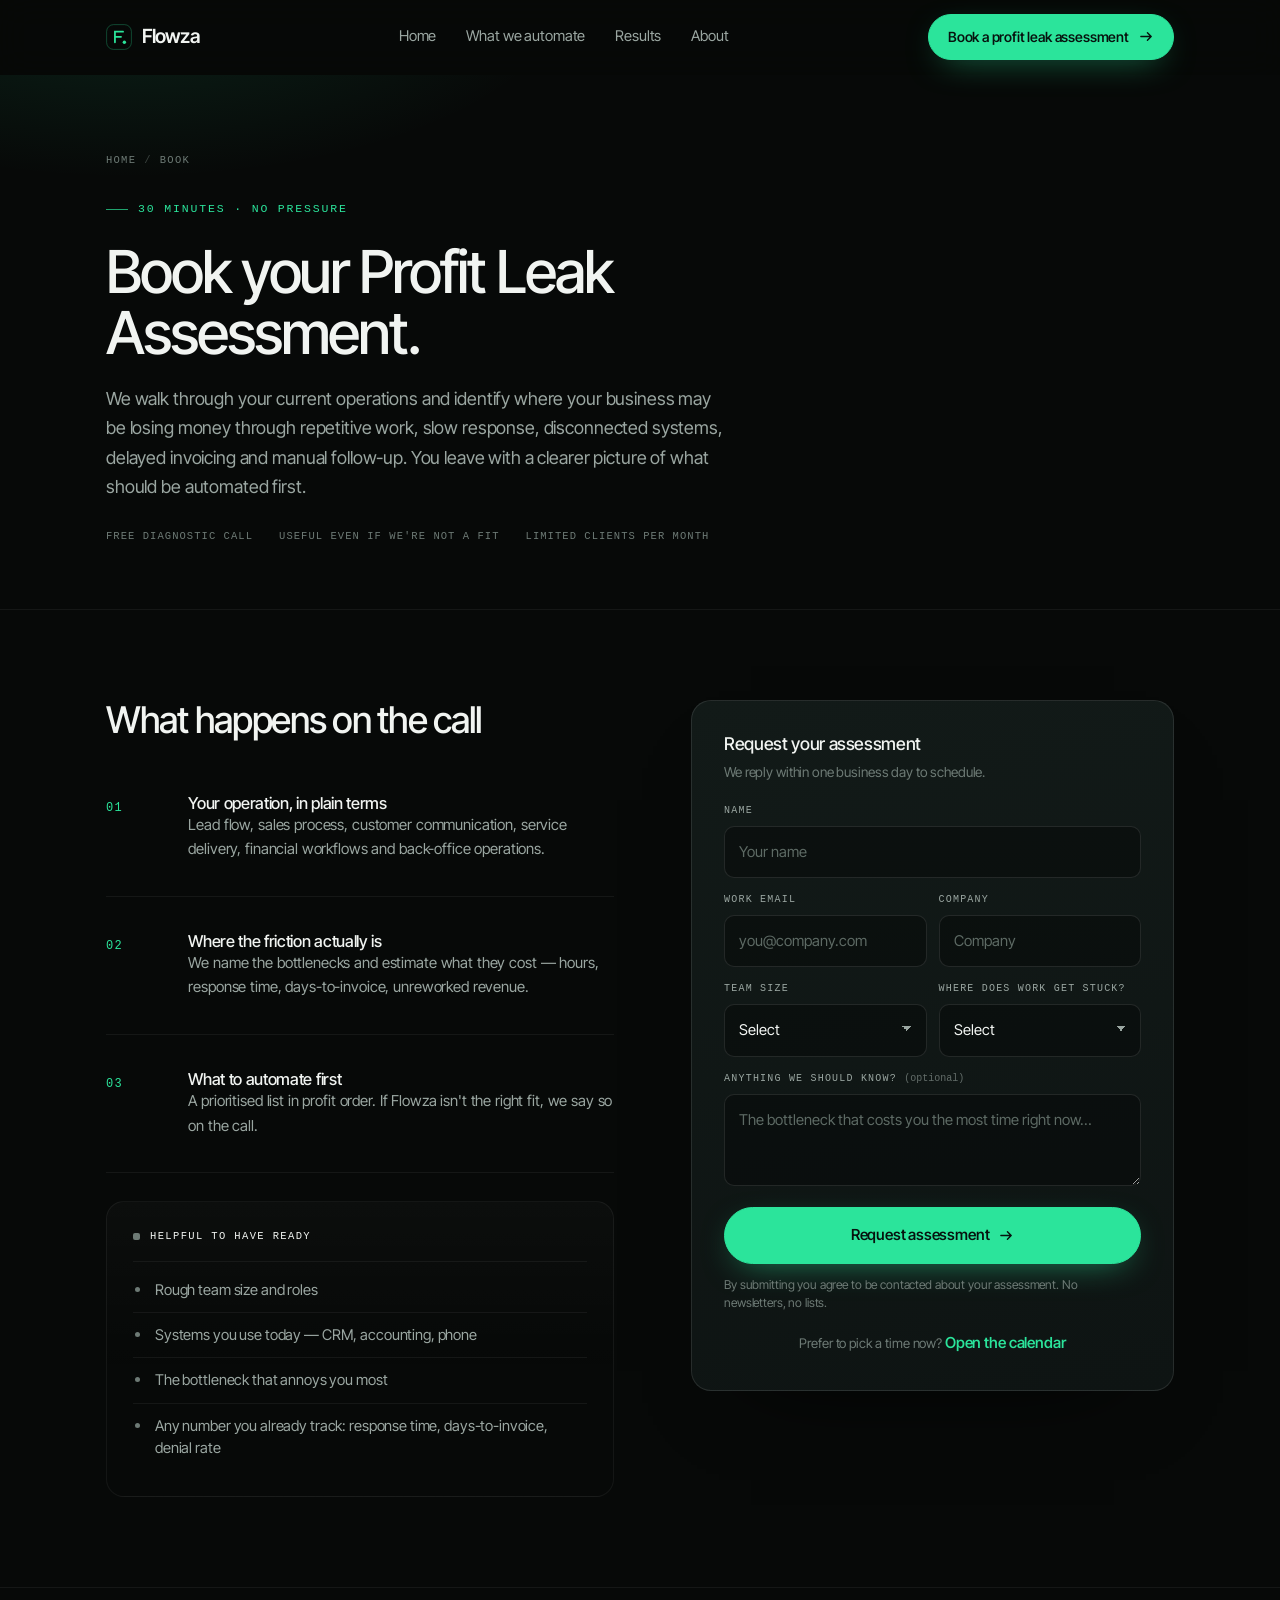
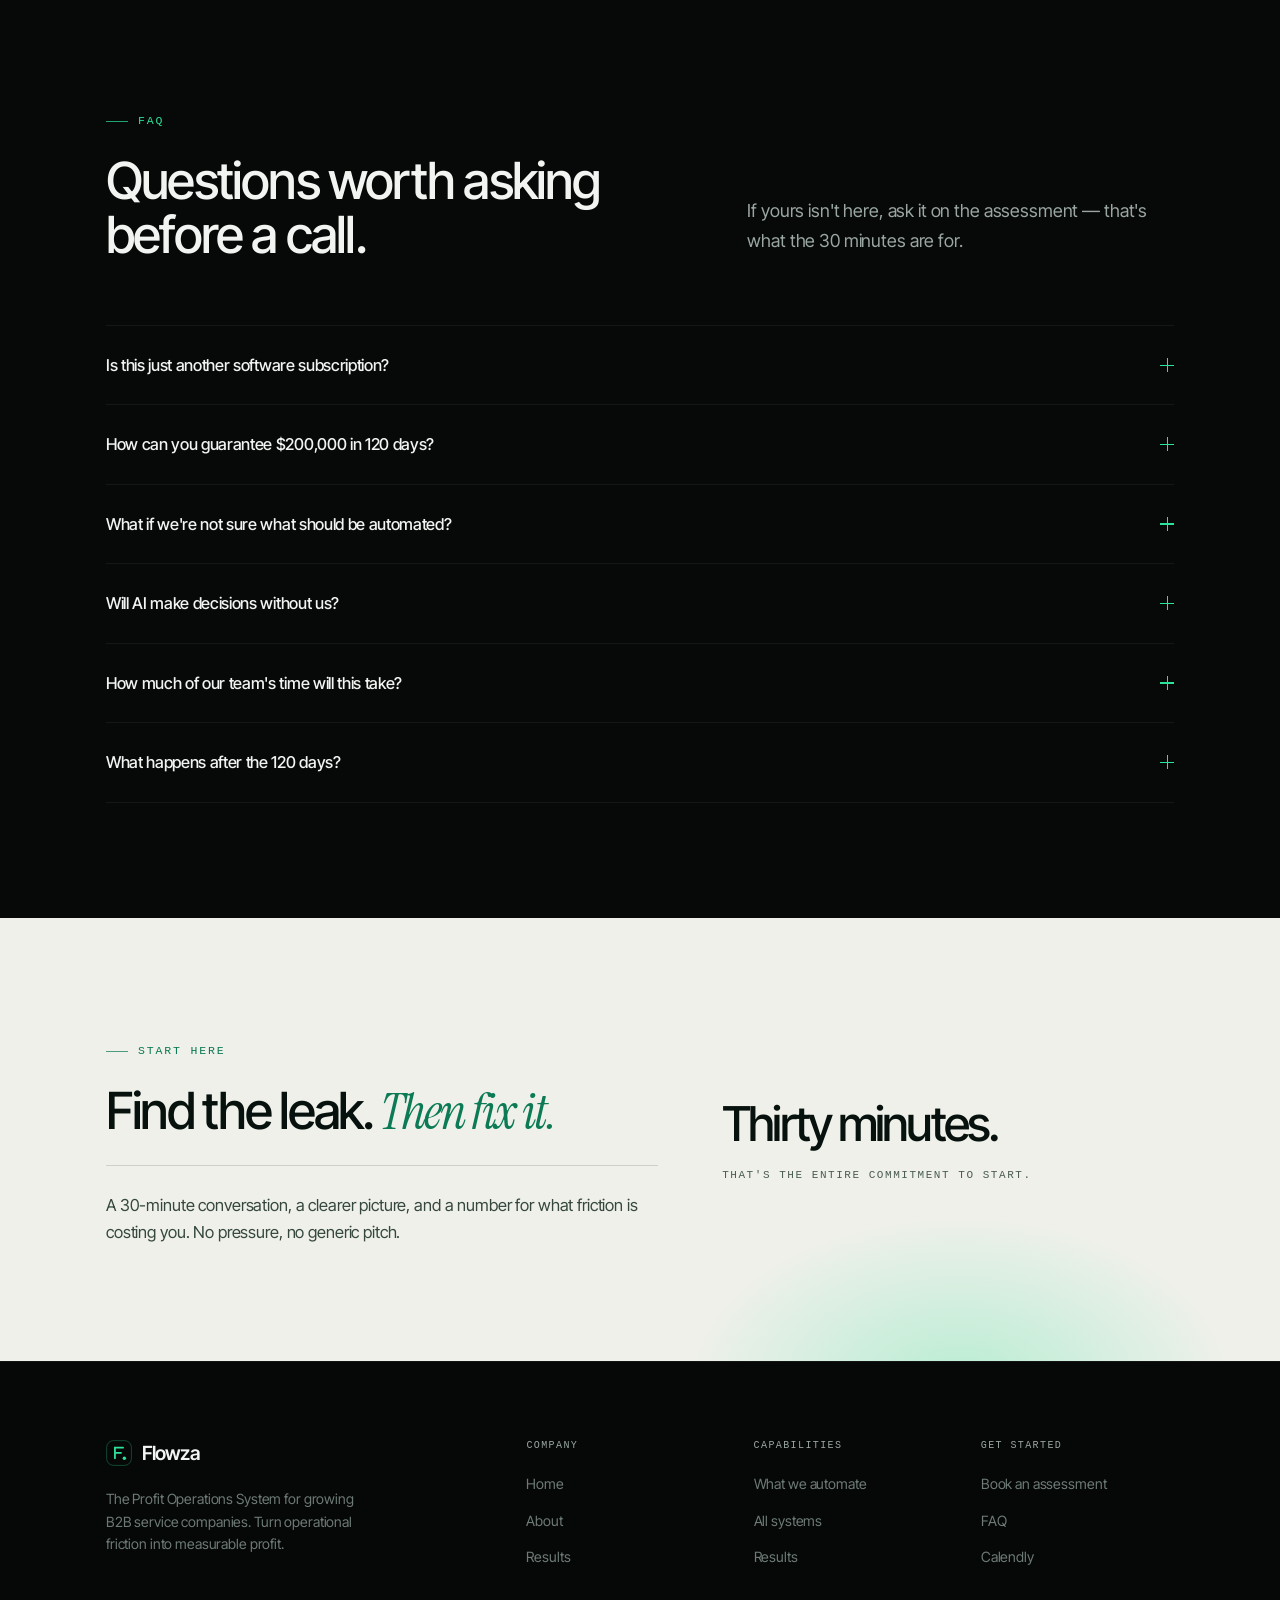
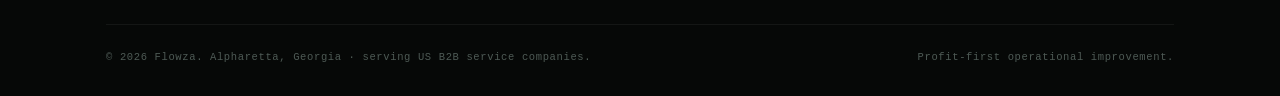
<file: book.html>
<!DOCTYPE html>
<html lang="en">
<head>
<meta charset="utf-8">
<meta name="viewport" content="width=device-width, initial-scale=1">
<title>Book a Profit Leak Assessment — Flowza</title>
<meta name="description" content="A 30-minute diagnostic call to find where your operation is leaking profit. You leave knowing what to automate first — even if Flowza isn't the right fit.">
<meta name="theme-color" content="#070908">
<link rel="preconnect" href="https://fonts.googleapis.com">
<link rel="preconnect" href="https://fonts.gstatic.com" crossorigin>
<link href="https://fonts.googleapis.com/css2?family=Inter+Tight:wght@400;500;600;700&family=Instrument+Serif:ital@0;1&display=swap" rel="stylesheet">
<link rel="stylesheet" href="assets/css/styles.css">
<link rel="icon" href="data:image/svg+xml,%3Csvg xmlns='http://www.w3.org/2000/svg' viewBox='0 0 32 32'%3E%3Crect width='32' height='32' rx='8' fill='%232be49b'/%3E%3Cpath d='M10 9h12v3.6H13.8v3.2h6.9v3.5h-6.9V23H10z' fill='%2307120e'/%3E%3C/svg%3E">
</head>
<body>
<a class="skip" href="#main">Skip to content</a>

<header class="header">
  <div class="wrap header__inner">
    <a class="logo" href="index.html" aria-label="Flowza home">
      <svg class="logo__mark" viewBox="0 0 32 32" fill="none" aria-hidden="true">
        <rect x="0.75" y="0.75" width="30.5" height="30.5" rx="8.5" stroke="currentColor" stroke-opacity=".35"/>
        <path d="M11 22.5V9.5h10M11 15.8h7.5" stroke="currentColor" stroke-width="2.2" stroke-linecap="round"/>
        <circle cx="22.6" cy="22.4" r="2.1" fill="currentColor"/>
      </svg>
      Flowza
    </a>
    <nav class="nav" aria-label="Primary">
      <a href="index.html">Home</a>
      <a href="capabilities.html">What we automate</a>
      <a href="results.html">Results</a>
      <a href="about.html">About</a>
    </nav>
    <div class="header__cta">
      <a class="btn btn--primary btn--sm" href="#request">
        Book a profit leak assessment
        <svg viewBox="0 0 16 16" fill="none" aria-hidden="true"><path d="M2 8h11M9 4l4 4-4 4" stroke="currentColor" stroke-width="1.5" stroke-linecap="round" stroke-linejoin="round"/></svg>
      </a>
      <button class="burger" type="button" aria-expanded="false" aria-controls="mobile-nav" aria-label="Open menu"><span></span></button>
    </div>
  </div>
  <div class="mobile-nav" id="mobile-nav">
    <a href="index.html">Home</a>
    <a href="capabilities.html">What we automate</a>
    <a href="results.html">Results</a>
    <a href="about.html">About</a>
    <a class="btn btn--primary btn--block" href="#request">Book a profit leak assessment</a>
  </div>
</header>

<main id="main">

  <section class="page-hero">
    <div class="wrap">
      <div class="crumbs"><a href="index.html">Home</a><span>/</span>Book</div>
      <span class="eyebrow">30 minutes · no pressure</span>
      <h1>Book your Profit Leak Assessment.</h1>
      <p class="lede">We walk through your current operations and identify where your business may be losing money through repetitive work, slow response, disconnected systems, delayed invoicing and manual follow-up. You leave with a clearer picture of what should be automated first.</p>
      <div class="page-hero__foot">
        <span>Free diagnostic call</span>
        <span>Useful even if we're not a fit</span>
        <span>Limited clients per month</span>
      </div>
    </div>
  </section>

  <section class="section section--tight" id="request">
    <div class="wrap cta__grid">
      <div>
        <h2 style="font-size:clamp(1.7rem,3vw,2.3rem);margin-bottom:20px">What happens on the call</h2>
        <div class="process" style="border-top:0">
          <div class="step" style="grid-template-columns:44px 1fr;border-bottom:1px solid var(--line-soft)">
            <span class="step__num">01</span>
            <div>
              <h3 style="font-size:1.02rem">Your operation, in plain terms</h3>
              <p>Lead flow, sales process, customer communication, service delivery, financial workflows and back-office operations.</p>
            </div>
          </div>
          <div class="step" style="grid-template-columns:44px 1fr">
            <span class="step__num">02</span>
            <div>
              <h3 style="font-size:1.02rem">Where the friction actually is</h3>
              <p>We name the bottlenecks and estimate what they cost — hours, response time, days-to-invoice, unreworked revenue.</p>
            </div>
          </div>
          <div class="step" style="grid-template-columns:44px 1fr">
            <span class="step__num">03</span>
            <div>
              <h3 style="font-size:1.02rem">What to automate first</h3>
              <p>A prioritised list in profit order. If Flowza isn't the right fit, we say so on the call.</p>
            </div>
          </div>
        </div>

        <div class="list-panel" style="margin-top:28px">
          <div class="list-panel__head"><i></i>Helpful to have ready</div>
          <ul class="tick-list">
            <li>Rough team size and roles</li>
            <li>Systems you use today — CRM, accounting, phone</li>
            <li>The bottleneck that annoys you most</li>
            <li>Any number you already track: response time, days-to-invoice, denial rate</li>
          </ul>
        </div>
      </div>

      <form class="form" data-assessment-form novalidate id="book-form">
        <div class="form__head">
          <h3>Request your assessment</h3>
          <p>We reply within one business day to schedule.</p>
        </div>
        <div class="form__body">
          <div class="field">
            <label for="name">Name</label>
            <input id="name" name="name" type="text" placeholder="Your name" required autocomplete="name">
            <span class="field__err">Please tell us your name.</span>
          </div>
          <div class="form__row">
            <div class="field">
              <label for="email">Work email</label>
              <input id="email" name="email" type="email" placeholder="you@company.com" required autocomplete="email">
              <span class="field__err">Enter a valid work email.</span>
            </div>
            <div class="field">
              <label for="company">Company</label>
              <input id="company" name="company" type="text" placeholder="Company" required autocomplete="organization">
              <span class="field__err">Please add your company.</span>
            </div>
          </div>
          <div class="form__row">
            <div class="field">
              <label for="team">Team size</label>
              <select id="team" name="team">
                <option value="">Select</option>
                <option>1–10</option>
                <option>11–25</option>
                <option>26–50</option>
                <option>51–150</option>
                <option>150+</option>
              </select>
            </div>
            <div class="field">
              <label for="leak">Where does work get stuck?</label>
              <select id="leak" name="leak">
                <option value="">Select</option>
                <option>Lead response &amp; follow-up</option>
                <option>Documents &amp; back office</option>
                <option>Invoicing, payments &amp; collections</option>
                <option>CRM &amp; disconnected tools</option>
                <option>Reporting &amp; visibility</option>
                <option>Not sure — find it for me</option>
              </select>
            </div>
          </div>
          <div class="field">
            <label for="notes">Anything we should know? <span style="text-transform:none;letter-spacing:0;opacity:.6">(optional)</span></label>
            <textarea id="notes" name="notes" placeholder="The bottleneck that costs you the most time right now…"></textarea>
          </div>
          <button class="btn btn--primary btn--block" type="submit">
            Request assessment
            <svg viewBox="0 0 16 16" fill="none" aria-hidden="true"><path d="M2 8h11M9 4l4 4-4 4" stroke="currentColor" stroke-width="1.5" stroke-linecap="round" stroke-linejoin="round"/></svg>
          </button>
          <p class="form__legal">By submitting you agree to be contacted about your assessment. No newsletters, no lists.</p>
        </div>
        <div class="form__success" role="status">
          <svg viewBox="0 0 48 48" fill="none" aria-hidden="true"><circle cx="24" cy="24" r="21" stroke="currentColor" stroke-width="2" opacity=".35"/><path d="M15 24.5 21.5 31 33 18" stroke="currentColor" stroke-width="2.4" stroke-linecap="round" stroke-linejoin="round"/></svg>
          <h3>Request received.</h3>
          <p>Thanks — we'll be in touch within one business day with times for your Profit Leak Assessment.</p>
        </div>
        <p class="booking-alt">Prefer to pick a time now? <a class="link-arrow" href="https://calendly.com/yusuf-subasi-flowza/leak-assessment" target="_blank" rel="noopener">Open the calendar</a></p>
      </form>
    </div>
  </section>

  <section class="section section--line" id="faq">
    <div class="wrap">
      <div class="section-head">
        <div>
          <span class="eyebrow">FAQ</span>
          <h2>Questions worth asking before a call.</h2>
        </div>
        <p class="lede">If yours isn't here, ask it on the assessment — that's what the 30 minutes are for.</p>
      </div>

      <div class="faq">
        <details>
          <summary>Is this just another software subscription?<span class="plus"></span></summary>
          <p>No. Flowza installs a system — workflows, automations, dashboards, AI agents and trained people — around your operation. Where software is needed we integrate the best fit rather than reselling a single platform.</p>
        </details>
        <details>
          <summary>How can you guarantee $200,000 in 120 days?<span class="plus"></span></summary>
          <p>Because we don't start with random tools. We start by identifying where your business is leaking profit, then build around the highest-impact opportunities and baseline the numbers first. If the improvement isn't reached within 120 days, you get a full refund.</p>
        </details>
        <details>
          <summary>What if we're not sure what should be automated?<span class="plus"></span></summary>
          <p>That's the normal starting point. The assessment exists to turn "everything feels manual" into a prioritised list with numbers attached, ordered by profit impact rather than by what's easiest to build.</p>
        </details>
        <details>
          <summary>Will AI make decisions without us?<span class="plus"></span></summary>
          <p>Routine decisions can run automatically. Anything unusual, sensitive or financially material routes to a person for approval, denial or correction. Automation without losing control of the business.</p>
        </details>
        <details>
          <summary>How much of our team's time will this take?<span class="plus"></span></summary>
          <p>Expect a handful of working sessions during discovery and testing, plus training near handover. The system is designed to reduce your team's workload, not add a second job managing it.</p>
        </details>
        <details>
          <summary>What happens after the 120 days?<span class="plus"></span></summary>
          <p>You keep the documented system, the dashboards and the trained team. Ongoing support and optimisation are optional — the goal is that you're not dependent on us to operate your own business.</p>
        </details>
      </div>
    </div>
  </section>

  <section class="band section">
    <div class="wrap band__grid">
      <div>
        <span class="eyebrow">Start here</span>
        <h2>Find the leak. <em>Then fix it.</em></h2>
        <div class="rule"></div>
        <p>A 30-minute conversation, a clearer picture, and a number for what friction is costing you. No pressure, no generic pitch.</p>
      </div>
      <div class="band__figure" style="font-size:clamp(2rem,5vw,3rem);line-height:1.1">Thirty minutes.<small>That's the entire commitment to start.</small></div>
    </div>
  </section>

</main>

<footer class="footer">
  <div class="wrap">
    <div class="footer__grid">
      <div class="footer__brand">
        <a class="logo" href="index.html">
          <svg class="logo__mark" viewBox="0 0 32 32" fill="none" aria-hidden="true"><rect x="0.75" y="0.75" width="30.5" height="30.5" rx="8.5" stroke="currentColor" stroke-opacity=".35"/><path d="M11 22.5V9.5h10M11 15.8h7.5" stroke="currentColor" stroke-width="2.2" stroke-linecap="round"/><circle cx="22.6" cy="22.4" r="2.1" fill="currentColor"/></svg>
          Flowza
        </a>
        <p>The Profit Operations System for growing B2B service companies. Turn operational friction into measurable profit.</p>
      </div>
      <div><h4>Company</h4><ul><li><a href="index.html">Home</a></li><li><a href="about.html">About</a></li><li><a href="results.html">Results</a></li></ul></div>
      <div><h4>Capabilities</h4><ul><li><a href="capabilities.html">What we automate</a></li><li><a href="capabilities.html">All systems</a></li><li><a href="results.html">Results</a></li></ul></div>
      <div><h4>Get started</h4><ul><li><a href="book.html">Book an assessment</a></li><li><a href="book.html#faq">FAQ</a></li><li><a href="https://calendly.com/yusuf-subasi-flowza/leak-assessment" target="_blank" rel="noopener">Calendly</a></li></ul></div>
    </div>
    <div class="footer__bottom">
      <span>&copy; <span data-year>2026</span> Flowza. Alpharetta, Georgia · serving US B2B service companies.</span>
      <span>Profit-first operational improvement.</span>
    </div>
  </div>
</footer>

<script src="assets/js/main.js" defer></script>
</body>
</html>
</file>
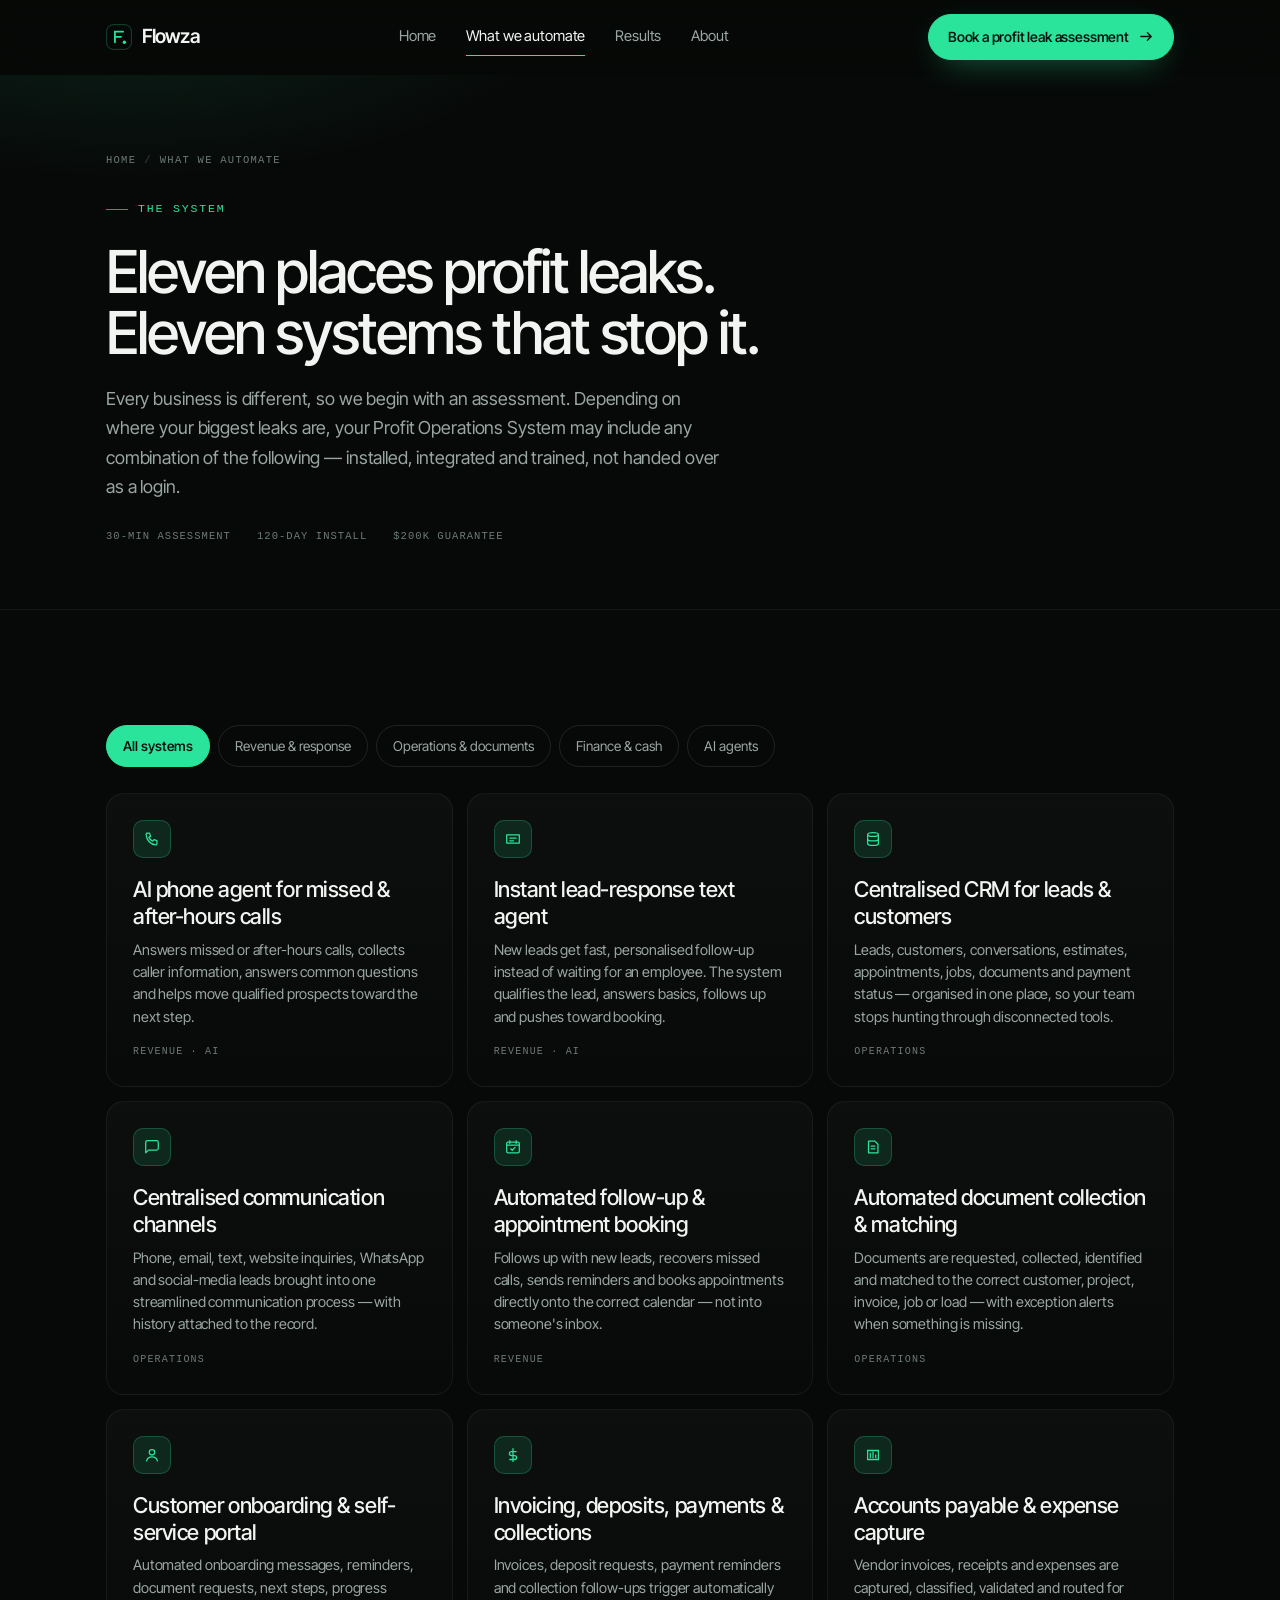
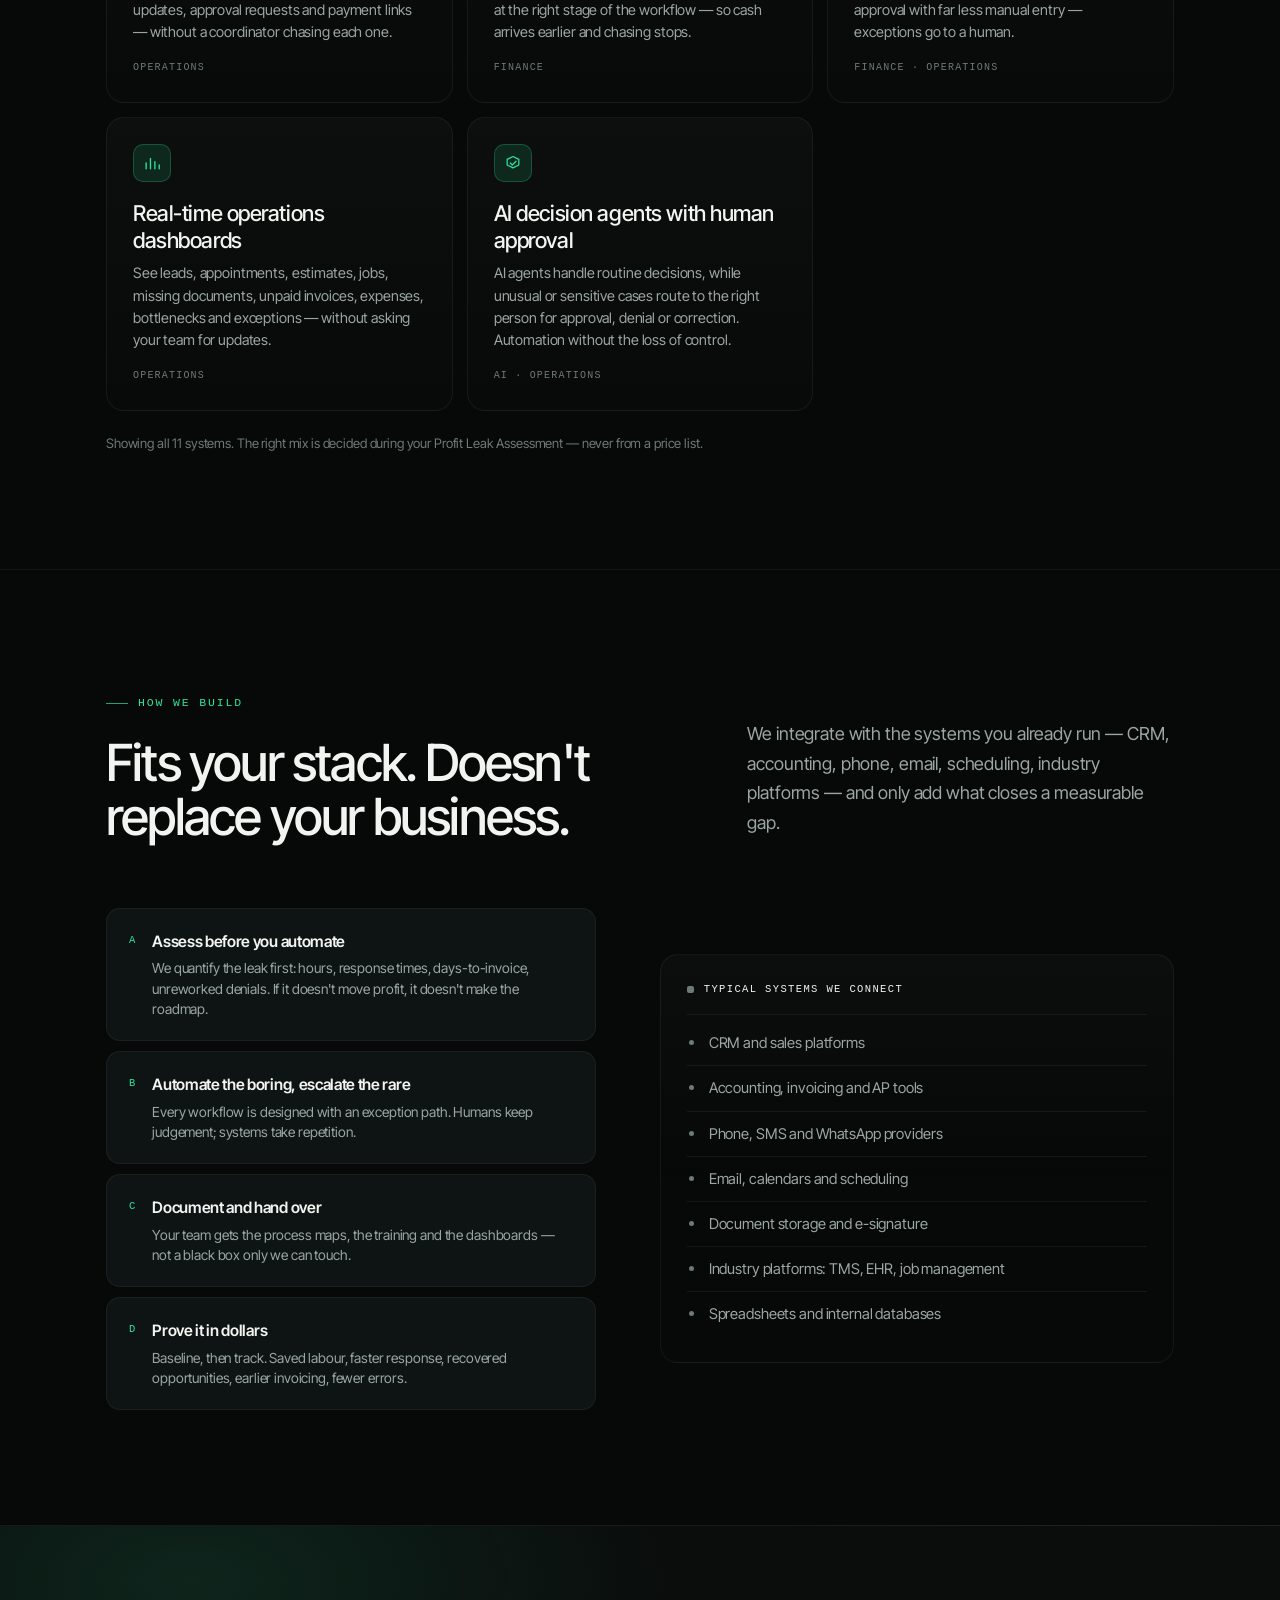
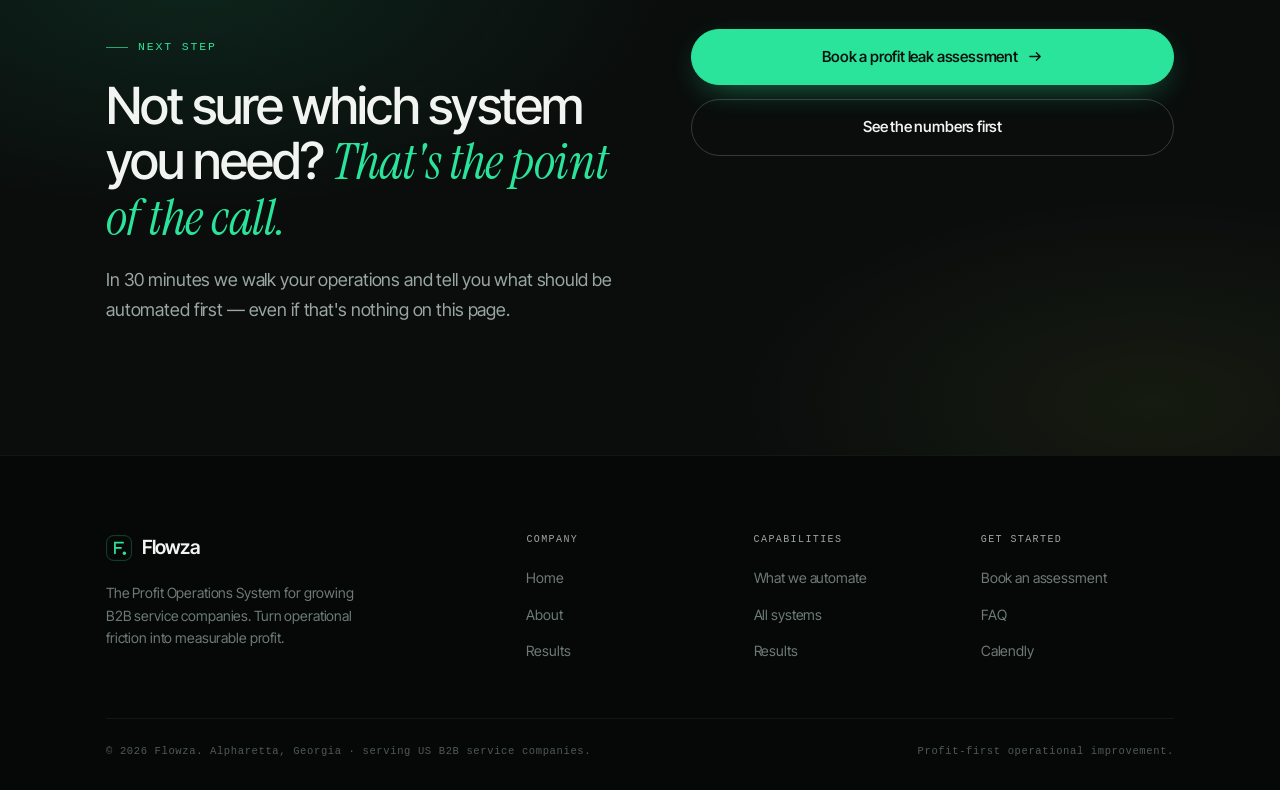
<file: capabilities.html>
<!DOCTYPE html>
<html lang="en">
<head>
<meta charset="utf-8">
<meta name="viewport" content="width=device-width, initial-scale=1">
<title>What we automate — Flowza Profit Operations System</title>
<meta name="description" content="Eleven systems Flowza installs inside growing B2B service companies: AI phone agents, instant lead response, centralised CRM, document collection, invoicing and collections, AP capture, dashboards and approval-gated AI decisions.">
<meta name="theme-color" content="#070908">
<link rel="preconnect" href="https://fonts.googleapis.com">
<link rel="preconnect" href="https://fonts.gstatic.com" crossorigin>
<link href="https://fonts.googleapis.com/css2?family=Inter+Tight:wght@400;500;600;700&family=Instrument+Serif:ital@0;1&display=swap" rel="stylesheet">
<link rel="stylesheet" href="assets/css/styles.css">
<link rel="icon" href="data:image/svg+xml,%3Csvg xmlns='http://www.w3.org/2000/svg' viewBox='0 0 32 32'%3E%3Crect width='32' height='32' rx='8' fill='%232be49b'/%3E%3Cpath d='M10 9h12v3.6H13.8v3.2h6.9v3.5h-6.9V23H10z' fill='%2307120e'/%3E%3C/svg%3E">
</head>
<body>
<a class="skip" href="#main">Skip to content</a>

<header class="header">
  <div class="wrap header__inner">
    <a class="logo" href="index.html" aria-label="Flowza home">
      <svg class="logo__mark" viewBox="0 0 32 32" fill="none" aria-hidden="true">
        <rect x="0.75" y="0.75" width="30.5" height="30.5" rx="8.5" stroke="currentColor" stroke-opacity=".35"/>
        <path d="M11 22.5V9.5h10M11 15.8h7.5" stroke="currentColor" stroke-width="2.2" stroke-linecap="round"/>
        <circle cx="22.6" cy="22.4" r="2.1" fill="currentColor"/>
      </svg>
      Flowza
    </a>
    <nav class="nav" aria-label="Primary">
      <a href="index.html">Home</a>
      <a href="capabilities.html" aria-current="page">What we automate</a>
      <a href="results.html">Results</a>
      <a href="about.html">About</a>
    </nav>
    <div class="header__cta">
      <a class="btn btn--primary btn--sm" href="book.html">
        Book a profit leak assessment
        <svg viewBox="0 0 16 16" fill="none" aria-hidden="true"><path d="M2 8h11M9 4l4 4-4 4" stroke="currentColor" stroke-width="1.5" stroke-linecap="round" stroke-linejoin="round"/></svg>
      </a>
      <button class="burger" type="button" aria-expanded="false" aria-controls="mobile-nav" aria-label="Open menu"><span></span></button>
    </div>
  </div>
  <div class="mobile-nav" id="mobile-nav">
    <a href="index.html">Home</a>
    <a href="capabilities.html" aria-current="page">What we automate</a>
    <a href="results.html">Results</a>
    <a href="about.html">About</a>
    <a class="btn btn--primary btn--block" href="book.html">Book a profit leak assessment</a>
  </div>
</header>

<main id="main">

  <section class="page-hero">
    <div class="wrap">
      <div class="crumbs"><a href="index.html">Home</a><span>/</span>What we automate</div>
      <span class="eyebrow">The system</span>
      <h1>Eleven places profit leaks. Eleven systems that stop it.</h1>
      <p class="lede">Every business is different, so we begin with an assessment. Depending on where your biggest leaks are, your Profit Operations System may include any combination of the following — installed, integrated and trained, not handed over as a login.</p>
      <div class="page-hero__foot">
        <span>30-min assessment</span>
        <span>120-day install</span>
        <span>$200K guarantee</span>
      </div>
    </div>
  </section>

  <section class="section">
    <div class="wrap">
      <div class="tabs" role="tablist" aria-label="Filter capabilities">
        <button class="tab" role="tab" aria-selected="true" data-filter="all">All systems</button>
        <button class="tab" role="tab" aria-selected="false" data-filter="revenue">Revenue &amp; response</button>
        <button class="tab" role="tab" aria-selected="false" data-filter="operations">Operations &amp; documents</button>
        <button class="tab" role="tab" aria-selected="false" data-filter="finance">Finance &amp; cash</button>
        <button class="tab" role="tab" aria-selected="false" data-filter="ai">AI agents</button>
      </div>

      <div class="cards" id="capability-list">

        <article class="card reveal" data-tags="revenue ai">
          <div class="card__icon"><svg viewBox="0 0 20 20" fill="none" aria-hidden="true"><path d="M4 3.5h3.2l1.2 3.4-1.9 1.3a9 9 0 0 0 4.3 4.3l1.3-1.9 3.4 1.2V15a1.5 1.5 0 0 1-1.6 1.5C8.4 16 4 11.6 3.5 5.1A1.5 1.5 0 0 1 4 3.5Z" stroke="currentColor" stroke-width="1.4" stroke-linejoin="round"/></svg></div>
          <h3>AI phone agent for missed &amp; after-hours calls</h3>
          <p>Answers missed or after-hours calls, collects caller information, answers common questions and helps move qualified prospects toward the next step.</p>
          <span class="card__tag">Revenue · AI</span>
        </article>

        <article class="card reveal" data-tags="revenue ai">
          <div class="card__icon"><svg viewBox="0 0 20 20" fill="none" aria-hidden="true"><path d="M3 5.5h14v9H3v-9Z" stroke="currentColor" stroke-width="1.4" stroke-linejoin="round"/><path d="M6.5 9h7M6.5 12h4" stroke="currentColor" stroke-width="1.4" stroke-linecap="round"/></svg></div>
          <h3>Instant lead-response text agent</h3>
          <p>New leads get fast, personalised follow-up instead of waiting for an employee. The system qualifies the lead, answers basics, follows up and pushes toward booking.</p>
          <span class="card__tag">Revenue · AI</span>
        </article>

        <article class="card reveal" data-tags="revenue operations">
          <div class="card__icon"><svg viewBox="0 0 20 20" fill="none" aria-hidden="true"><ellipse cx="10" cy="5" rx="6" ry="2.2" stroke="currentColor" stroke-width="1.4"/><path d="M4 5v5c0 1.2 2.7 2.2 6 2.2s6-1 6-2.2V5M4 10v5c0 1.2 2.7 2.2 6 2.2s6-1 6-2.2v-5" stroke="currentColor" stroke-width="1.4"/></svg></div>
          <h3>Centralised CRM for leads &amp; customers</h3>
          <p>Leads, customers, conversations, estimates, appointments, jobs, documents and payment status — organised in one place, so your team stops hunting through disconnected tools.</p>
          <span class="card__tag">Operations</span>
        </article>

        <article class="card reveal" data-tags="revenue operations">
          <div class="card__icon"><svg viewBox="0 0 20 20" fill="none" aria-hidden="true"><path d="M17 11.5a2 2 0 0 1-2 2H6l-3 3V5a2 2 0 0 1 2-2h10a2 2 0 0 1 2 2v6.5Z" stroke="currentColor" stroke-width="1.4" stroke-linejoin="round"/></svg></div>
          <h3>Centralised communication channels</h3>
          <p>Phone, email, text, website inquiries, WhatsApp and social-media leads brought into one streamlined communication process — with history attached to the record.</p>
          <span class="card__tag">Operations</span>
        </article>

        <article class="card reveal" data-tags="revenue">
          <div class="card__icon"><svg viewBox="0 0 20 20" fill="none" aria-hidden="true"><rect x="3" y="4.5" width="14" height="12" rx="1.6" stroke="currentColor" stroke-width="1.4"/><path d="M3 8h14M6.5 3v3M13.5 3v3" stroke="currentColor" stroke-width="1.4" stroke-linecap="round"/><path d="m7.5 12 1.6 1.6 3.2-3.2" stroke="currentColor" stroke-width="1.4" stroke-linecap="round" stroke-linejoin="round"/></svg></div>
          <h3>Automated follow-up &amp; appointment booking</h3>
          <p>Follows up with new leads, recovers missed calls, sends reminders and books appointments directly onto the correct calendar — not into someone's inbox.</p>
          <span class="card__tag">Revenue</span>
        </article>

        <article class="card reveal" data-tags="operations">
          <div class="card__icon"><svg viewBox="0 0 20 20" fill="none" aria-hidden="true"><path d="M5 3.5h7l3.5 3.5v9.5H5V3.5Z" stroke="currentColor" stroke-width="1.4" stroke-linejoin="round"/><path d="M8 9h4M8 12h4" stroke="currentColor" stroke-width="1.4" stroke-linecap="round"/></svg></div>
          <h3>Automated document collection &amp; matching</h3>
          <p>Documents are requested, collected, identified and matched to the correct customer, project, invoice, job or load — with exception alerts when something is missing.</p>
          <span class="card__tag">Operations</span>
        </article>

        <article class="card reveal" data-tags="operations">
          <div class="card__icon"><svg viewBox="0 0 20 20" fill="none" aria-hidden="true"><circle cx="10" cy="7" r="3" stroke="currentColor" stroke-width="1.4"/><path d="M4 16.5c.6-2.8 3-4.5 6-4.5s5.4 1.7 6 4.5" stroke="currentColor" stroke-width="1.4" stroke-linecap="round"/></svg></div>
          <h3>Customer onboarding &amp; self-service portal</h3>
          <p>Automated onboarding messages, reminders, document requests, next steps, progress updates, approval requests and payment links — without a coordinator chasing each one.</p>
          <span class="card__tag">Operations</span>
        </article>

        <article class="card reveal" data-tags="finance">
          <div class="card__icon"><svg viewBox="0 0 20 20" fill="none" aria-hidden="true"><path d="M10 2.8v14.4M13.5 6.2H8.2a2.2 2.2 0 0 0 0 4.4h3.6a2.2 2.2 0 0 1 0 4.4H6.4" stroke="currentColor" stroke-width="1.4" stroke-linecap="round"/></svg></div>
          <h3>Invoicing, deposits, payments &amp; collections</h3>
          <p>Invoices, deposit requests, payment reminders and collection follow-ups trigger automatically at the right stage of the workflow — so cash arrives earlier and chasing stops.</p>
          <span class="card__tag">Finance</span>
        </article>

        <article class="card reveal" data-tags="finance operations">
          <div class="card__icon"><svg viewBox="0 0 20 20" fill="none" aria-hidden="true"><path d="M4 5h12v10H4V5Z" stroke="currentColor" stroke-width="1.4"/><path d="M7 13V8M10 13V6.5M13 13v-3" stroke="currentColor" stroke-width="1.4" stroke-linecap="round"/></svg></div>
          <h3>Accounts payable &amp; expense capture</h3>
          <p>Vendor invoices, receipts and expenses are captured, classified, validated and routed for approval with far less manual entry — exceptions go to a human.</p>
          <span class="card__tag">Finance · Operations</span>
        </article>

        <article class="card reveal" data-tags="operations">
          <div class="card__icon"><svg viewBox="0 0 20 20" fill="none" aria-hidden="true"><path d="M3.5 16.5V10M8.3 16.5V5M13.2 16.5v-8M18 16.5v-4.5" stroke="currentColor" stroke-width="1.5" stroke-linecap="round"/></svg></div>
          <h3>Real-time operations dashboards</h3>
          <p>See leads, appointments, estimates, jobs, missing documents, unpaid invoices, expenses, bottlenecks and exceptions — without asking your team for updates.</p>
          <span class="card__tag">Operations</span>
        </article>

        <article class="card reveal" data-tags="ai operations">
          <div class="card__icon"><svg viewBox="0 0 20 20" fill="none" aria-hidden="true"><path d="M10 2.8 16.5 6v6.2L10 15.4 3.5 12.2V6L10 2.8Z" stroke="currentColor" stroke-width="1.4" stroke-linejoin="round"/><path d="m7 10 2.2 2.2L13.4 8" stroke="currentColor" stroke-width="1.4" stroke-linecap="round" stroke-linejoin="round"/></svg></div>
          <h3>AI decision agents with human approval</h3>
          <p>AI agents handle routine decisions, while unusual or sensitive cases route to the right person for approval, denial or correction. Automation without the loss of control.</p>
          <span class="card__tag">AI · Operations</span>
        </article>

      </div>

      <p class="disclaimer" id="filter-note">Showing all 11 systems. The right mix is decided during your Profit Leak Assessment — never from a price list.</p>
    </div>
  </section>

  <!-- Integration / approach -->
  <section class="section section--line">
    <div class="wrap">
      <div class="section-head">
        <div>
          <span class="eyebrow">How we build</span>
          <h2>Fits your stack. Doesn't replace your business.</h2>
        </div>
        <p class="lede">We integrate with the systems you already run — CRM, accounting, phone, email, scheduling, industry platforms — and only add what closes a measurable gap.</p>
      </div>
      <div class="system">
        <div class="system__stack">
          <div class="stack-layer"><span class="stack-layer__num">A</span><div><h4>Assess before you automate</h4><p>We quantify the leak first: hours, response times, days-to-invoice, unreworked denials. If it doesn't move profit, it doesn't make the roadmap.</p></div></div>
          <div class="stack-layer"><span class="stack-layer__num">B</span><div><h4>Automate the boring, escalate the rare</h4><p>Every workflow is designed with an exception path. Humans keep judgement; systems take repetition.</p></div></div>
          <div class="stack-layer"><span class="stack-layer__num">C</span><div><h4>Document and hand over</h4><p>Your team gets the process maps, the training and the dashboards — not a black box only we can touch.</p></div></div>
          <div class="stack-layer"><span class="stack-layer__num">D</span><div><h4>Prove it in dollars</h4><p>Baseline, then track. Saved labour, faster response, recovered opportunities, earlier invoicing, fewer errors.</p></div></div>
        </div>
        <div class="list-panel reveal" data-delay="1">
          <div class="list-panel__head"><i></i>Typical systems we connect</div>
          <ul class="tick-list">
            <li>CRM and sales platforms</li>
            <li>Accounting, invoicing and AP tools</li>
            <li>Phone, SMS and WhatsApp providers</li>
            <li>Email, calendars and scheduling</li>
            <li>Document storage and e-signature</li>
            <li>Industry platforms: TMS, EHR, job management</li>
            <li>Spreadsheets and internal databases</li>
          </ul>
        </div>
      </div>
    </div>
  </section>

  <section class="cta">
    <div class="wrap cta__grid">
      <div>
        <span class="eyebrow">Next step</span>
        <h2>Not sure which system you need? <span class="serif accent">That's the point of the call.</span></h2>
        <p class="lede">In 30 minutes we walk your operations and tell you what should be automated first — even if that's nothing on this page.</p>
      </div>
      <div>
        <a class="btn btn--primary btn--block" href="book.html" style="margin-bottom:14px">
          Book a profit leak assessment
          <svg viewBox="0 0 16 16" fill="none" aria-hidden="true"><path d="M2 8h11M9 4l4 4-4 4" stroke="currentColor" stroke-width="1.5" stroke-linecap="round" stroke-linejoin="round"/></svg>
        </a>
        <a class="btn btn--ghost btn--block" href="results.html">See the numbers first</a>
      </div>
    </div>
  </section>

</main>

<footer class="footer">
  <div class="wrap">
    <div class="footer__grid">
      <div class="footer__brand">
        <a class="logo" href="index.html">
          <svg class="logo__mark" viewBox="0 0 32 32" fill="none" aria-hidden="true"><rect x="0.75" y="0.75" width="30.5" height="30.5" rx="8.5" stroke="currentColor" stroke-opacity=".35"/><path d="M11 22.5V9.5h10M11 15.8h7.5" stroke="currentColor" stroke-width="2.2" stroke-linecap="round"/><circle cx="22.6" cy="22.4" r="2.1" fill="currentColor"/></svg>
          Flowza
        </a>
        <p>The Profit Operations System for growing B2B service companies. Turn operational friction into measurable profit.</p>
      </div>
      <div><h4>Company</h4><ul><li><a href="index.html">Home</a></li><li><a href="about.html">About</a></li><li><a href="results.html">Results</a></li></ul></div>
      <div><h4>Capabilities</h4><ul><li><a href="capabilities.html">What we automate</a></li><li><a href="capabilities.html">All systems</a></li><li><a href="results.html">Results</a></li></ul></div>
      <div><h4>Get started</h4><ul><li><a href="book.html">Book an assessment</a></li><li><a href="book.html#faq">FAQ</a></li><li><a href="https://calendly.com/yusuf-subasi-flowza/leak-assessment" target="_blank" rel="noopener">Calendly</a></li></ul></div>
    </div>
    <div class="footer__bottom">
      <span>&copy; <span data-year>2026</span> Flowza. Alpharetta, Georgia · serving US B2B service companies.</span>
      <span>Profit-first operational improvement.</span>
    </div>
  </div>
</footer>

<script src="assets/js/main.js" defer></script>
</body>
</html>
</file>
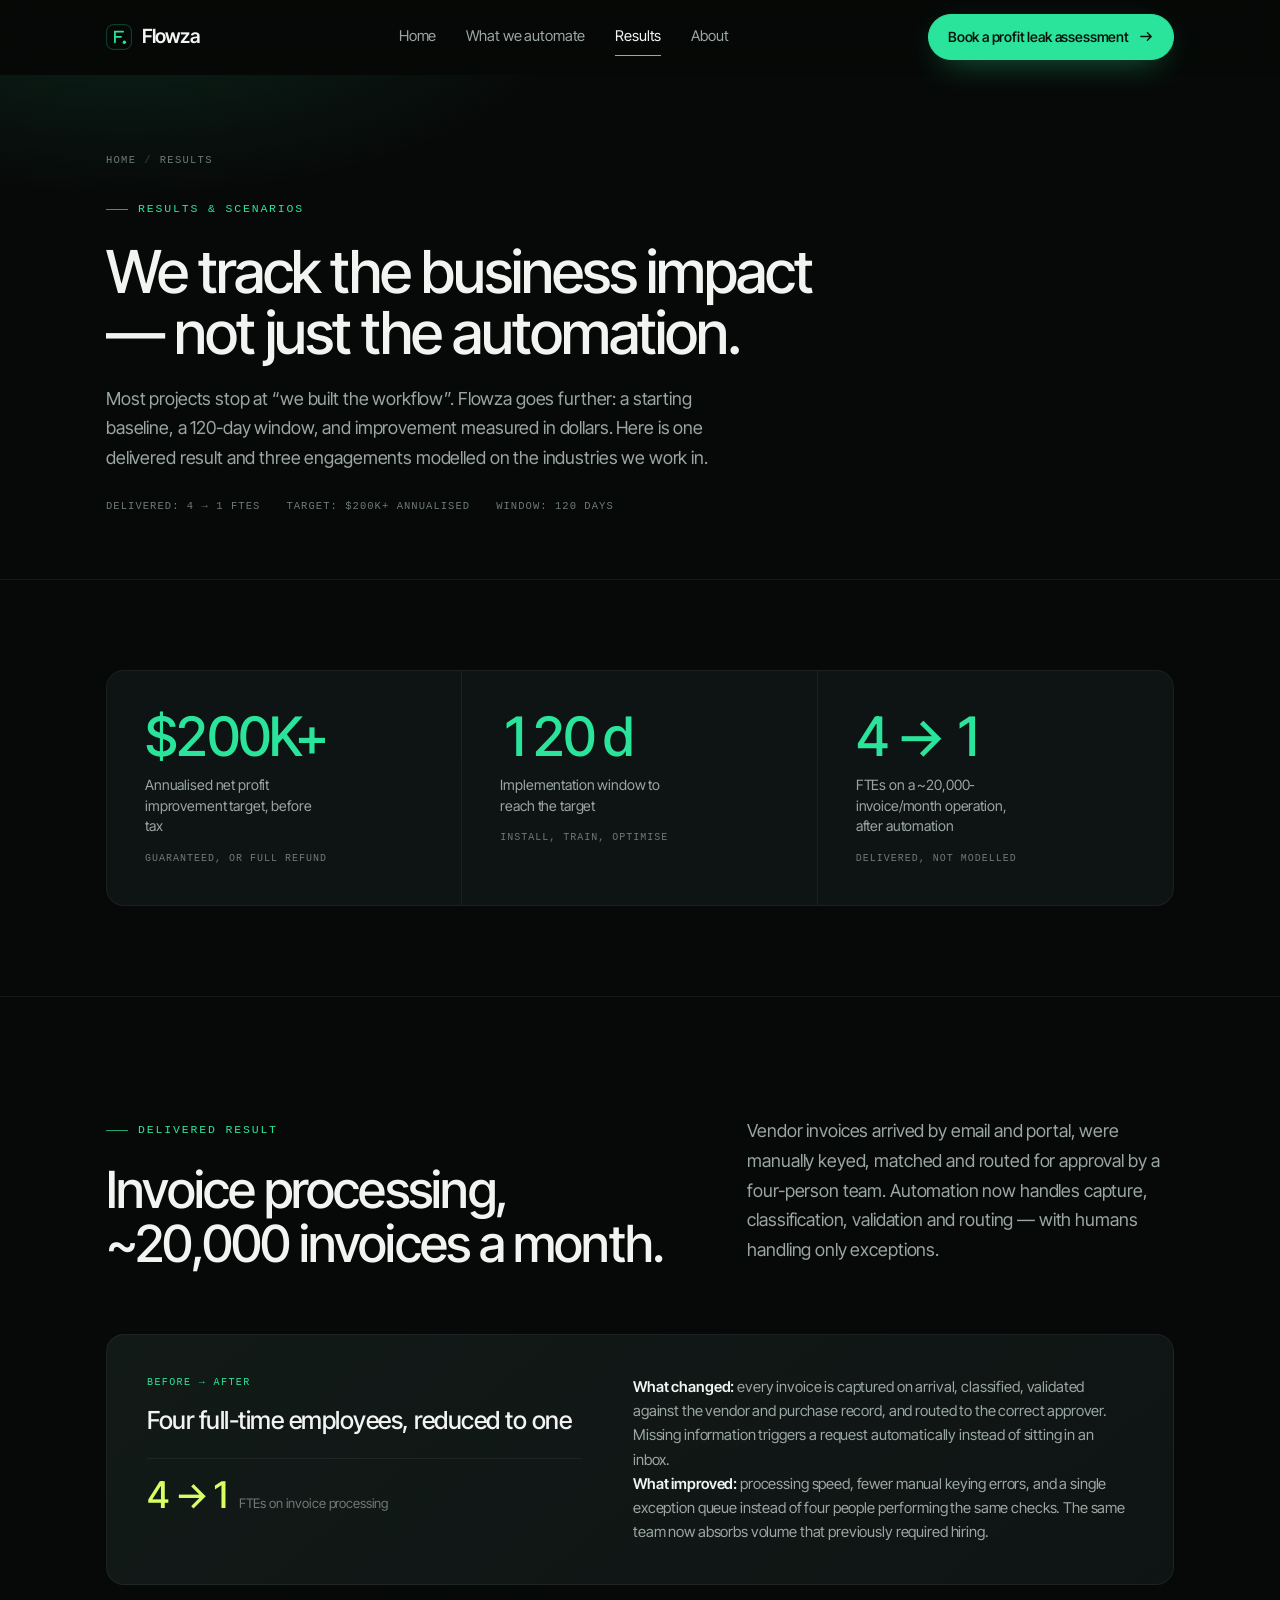
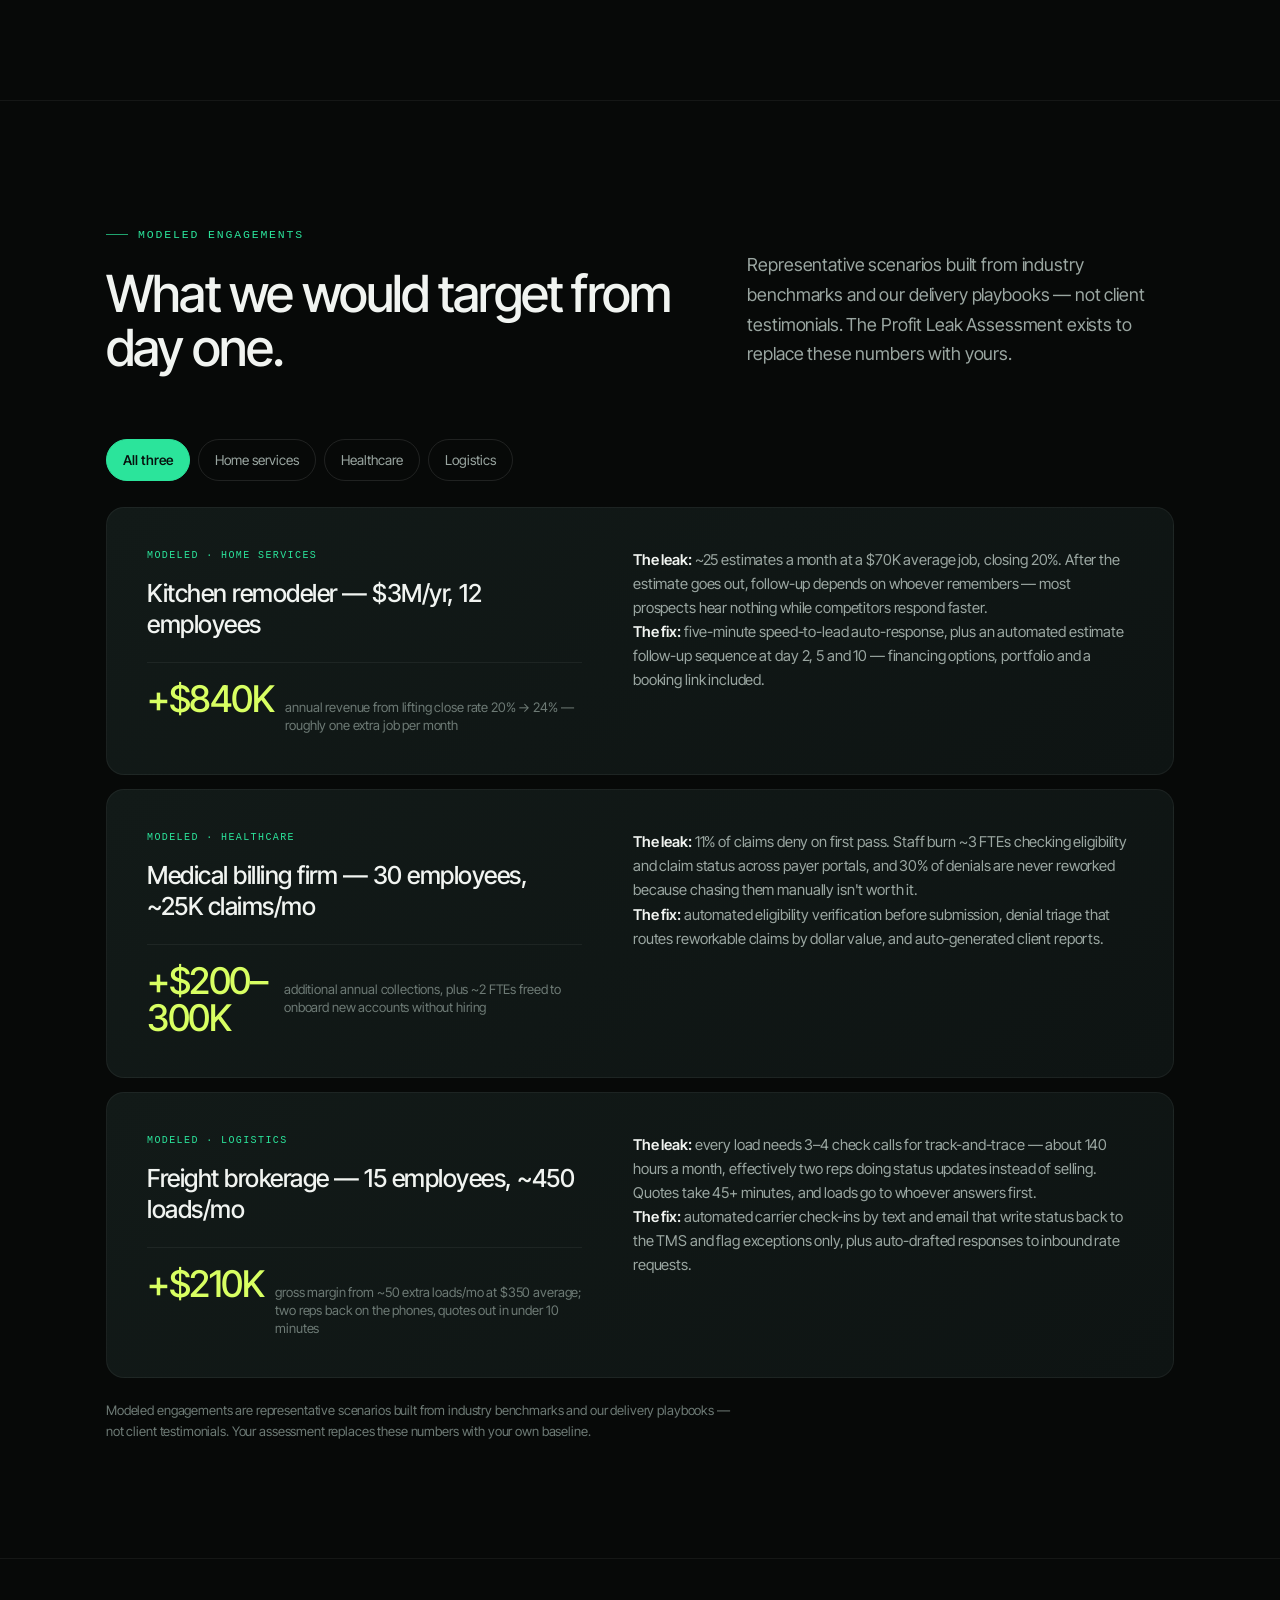
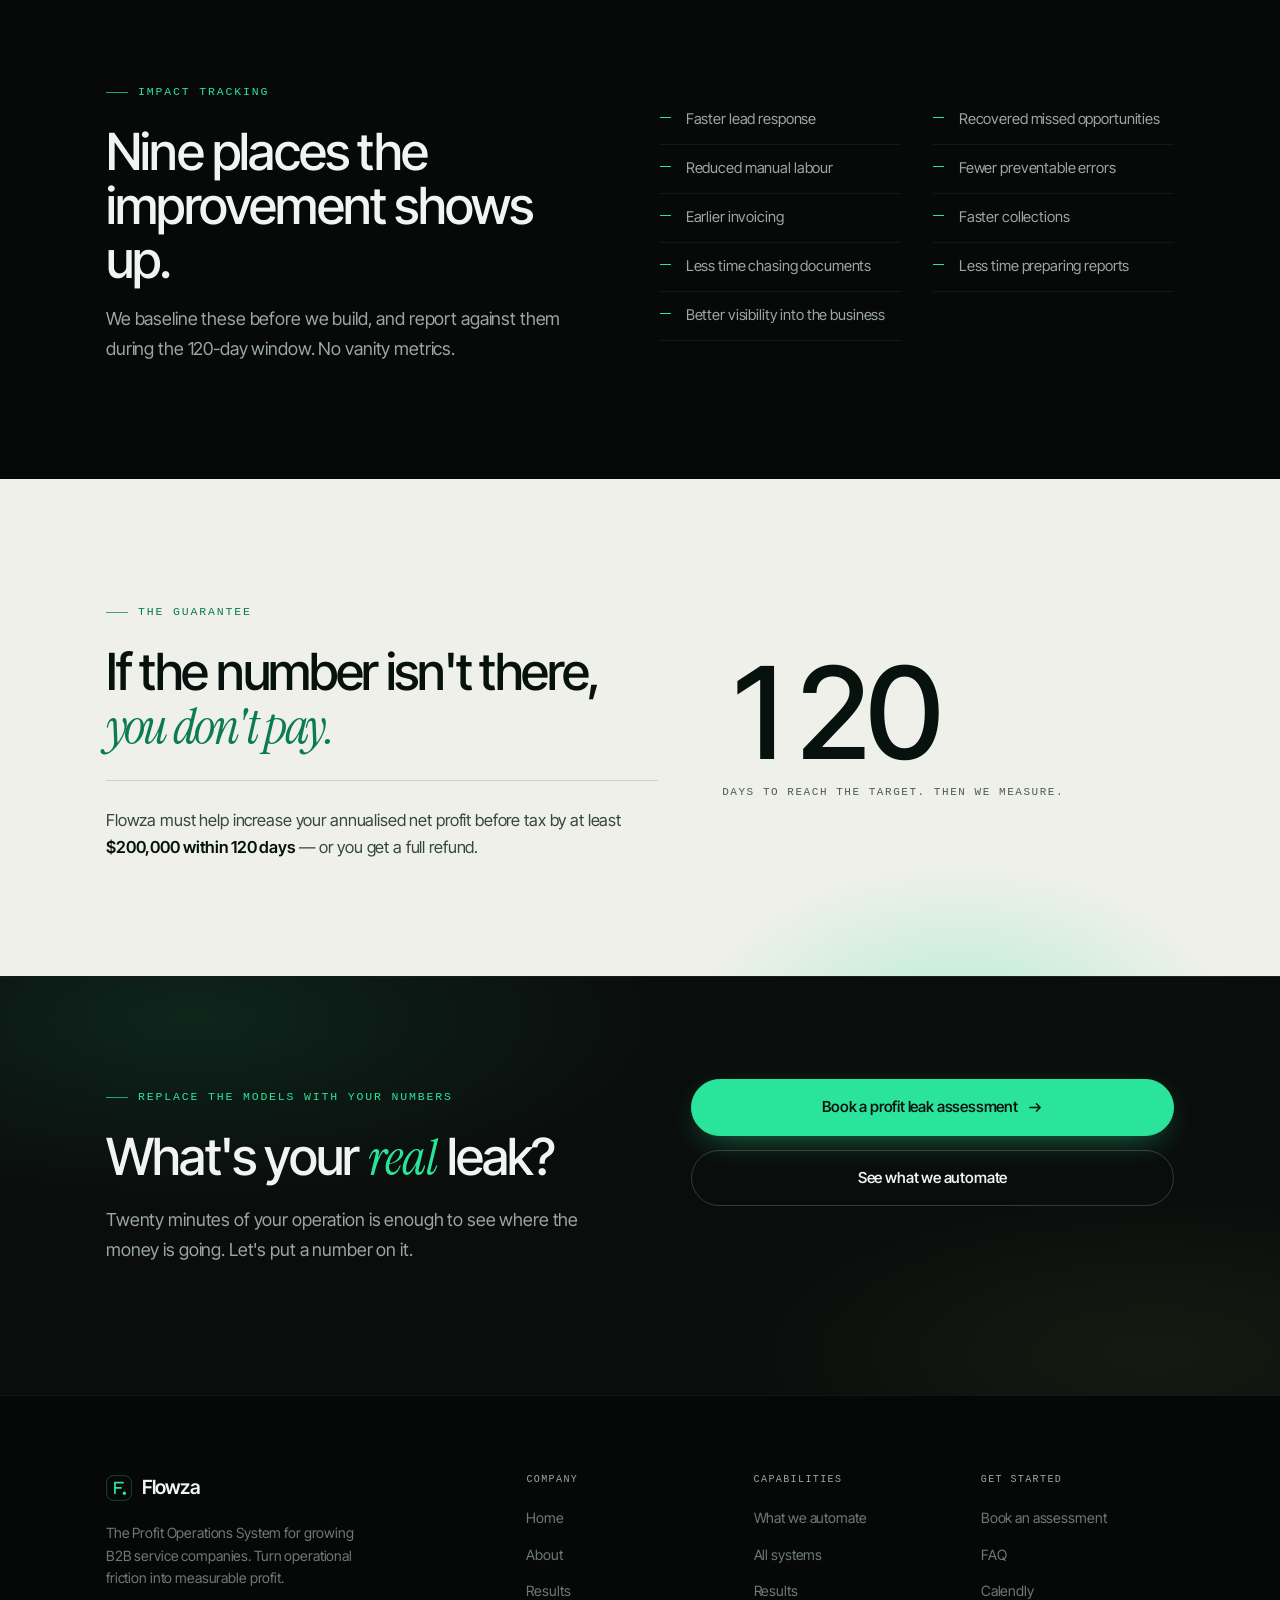
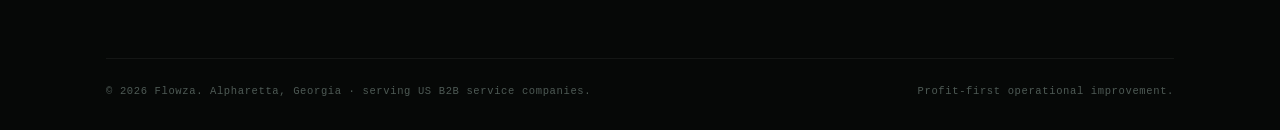
<file: results.html>
<!DOCTYPE html>
<html lang="en">
<head>
<meta charset="utf-8">
<meta name="viewport" content="width=device-width, initial-scale=1">
<title>Results &amp; scenarios — Flowza</title>
<meta name="description" content="One delivered result — 4 FTEs down to 1 on ~20,000 invoices per month — plus modelled engagements for kitchen remodeling, medical billing and freight brokerage, with the numbers we target from day one.">
<meta name="theme-color" content="#070908">
<link rel="preconnect" href="https://fonts.googleapis.com">
<link rel="preconnect" href="https://fonts.gstatic.com" crossorigin>
<link href="https://fonts.googleapis.com/css2?family=Inter+Tight:wght@400;500;600;700&family=Instrument+Serif:ital@0;1&display=swap" rel="stylesheet">
<link rel="stylesheet" href="assets/css/styles.css">
<link rel="icon" href="data:image/svg+xml,%3Csvg xmlns='http://www.w3.org/2000/svg' viewBox='0 0 32 32'%3E%3Crect width='32' height='32' rx='8' fill='%232be49b'/%3E%3Cpath d='M10 9h12v3.6H13.8v3.2h6.9v3.5h-6.9V23H10z' fill='%2307120e'/%3E%3C/svg%3E">
</head>
<body>
<a class="skip" href="#main">Skip to content</a>

<header class="header">
  <div class="wrap header__inner">
    <a class="logo" href="index.html" aria-label="Flowza home">
      <svg class="logo__mark" viewBox="0 0 32 32" fill="none" aria-hidden="true">
        <rect x="0.75" y="0.75" width="30.5" height="30.5" rx="8.5" stroke="currentColor" stroke-opacity=".35"/>
        <path d="M11 22.5V9.5h10M11 15.8h7.5" stroke="currentColor" stroke-width="2.2" stroke-linecap="round"/>
        <circle cx="22.6" cy="22.4" r="2.1" fill="currentColor"/>
      </svg>
      Flowza
    </a>
    <nav class="nav" aria-label="Primary">
      <a href="index.html">Home</a>
      <a href="capabilities.html">What we automate</a>
      <a href="results.html" aria-current="page">Results</a>
      <a href="about.html">About</a>
    </nav>
    <div class="header__cta">
      <a class="btn btn--primary btn--sm" href="book.html">
        Book a profit leak assessment
        <svg viewBox="0 0 16 16" fill="none" aria-hidden="true"><path d="M2 8h11M9 4l4 4-4 4" stroke="currentColor" stroke-width="1.5" stroke-linecap="round" stroke-linejoin="round"/></svg>
      </a>
      <button class="burger" type="button" aria-expanded="false" aria-controls="mobile-nav" aria-label="Open menu"><span></span></button>
    </div>
  </div>
  <div class="mobile-nav" id="mobile-nav">
    <a href="index.html">Home</a>
    <a href="capabilities.html">What we automate</a>
    <a href="results.html" aria-current="page">Results</a>
    <a href="about.html">About</a>
    <a class="btn btn--primary btn--block" href="book.html">Book a profit leak assessment</a>
  </div>
</header>

<main id="main">

  <section class="page-hero">
    <div class="wrap">
      <div class="crumbs"><a href="index.html">Home</a><span>/</span>Results</div>
      <span class="eyebrow">Results &amp; scenarios</span>
      <h1>We track the business impact — not just the automation.</h1>
      <p class="lede">Most projects stop at “we built the workflow”. Flowza goes further: a starting baseline, a 120-day window, and improvement measured in dollars. Here is one delivered result and three engagements modelled on the industries we work in.</p>
      <div class="page-hero__foot">
        <span>Delivered: 4 &rarr; 1 FTEs</span>
        <span>Target: $200K+ annualised</span>
        <span>Window: 120 days</span>
      </div>
    </div>
  </section>

  <!-- Impact metrics -->
  <section class="section section--tight">
    <div class="wrap">
      <div class="metrics">
        <div class="metric">
          <span class="metric__num" data-count="200" data-prefix="$" data-suffix="K+">$200K+</span>
          <span class="metric__label">Annualised net profit improvement target, before tax</span>
          <span class="metric__note">Guaranteed, or full refund</span>
        </div>
        <div class="metric">
          <span class="metric__num" data-count="120" data-suffix=" d">120 d</span>
          <span class="metric__label">Implementation window to reach the target</span>
          <span class="metric__note">Install, train, optimise</span>
        </div>
        <div class="metric">
          <span class="metric__num">4 &rarr; 1</span>
          <span class="metric__label">FTEs on a ~20,000-invoice/month operation, after automation</span>
          <span class="metric__note">Delivered, not modelled</span>
        </div>
      </div>
    </div>
  </section>

  <!-- Delivered -->
  <section class="section section--line">
    <div class="wrap">
      <div class="section-head">
        <div>
          <span class="eyebrow">Delivered result</span>
          <h2>Invoice processing, ~20,000 invoices a month.</h2>
        </div>
        <p class="lede">Vendor invoices arrived by email and portal, were manually keyed, matched and routed for approval by a four-person team. Automation now handles capture, classification, validation and routing — with humans handling only exceptions.</p>
      </div>

      <div class="result-card reveal">
        <div>
          <span class="result-card__kicker">Before &rarr; after</span>
          <h3>Four full-time employees, reduced to one</h3>
          <div class="result-card__stat">
            <strong>4 &rarr; 1</strong>
            <span>FTEs on invoice processing</span>
          </div>
        </div>
        <div class="result-card__body">
          <p><strong>What changed:</strong> every invoice is captured on arrival, classified, validated against the vendor and purchase record, and routed to the correct approver. Missing information triggers a request automatically instead of sitting in an inbox.</p>
          <p><strong>What improved:</strong> processing speed, fewer manual keying errors, and a single exception queue instead of four people performing the same checks. The same team now absorbs volume that previously required hiring.</p>
        </div>
      </div>
    </div>
  </section>

  <!-- Modelled engagements -->
  <section class="section section--line">
    <div class="wrap">
      <div class="section-head">
        <div>
          <span class="eyebrow">Modeled engagements</span>
          <h2>What we would target from day one.</h2>
        </div>
        <p class="lede">Representative scenarios built from industry benchmarks and our delivery playbooks — not client testimonials. The Profit Leak Assessment exists to replace these numbers with yours.</p>
      </div>

      <div class="tabs" role="tablist" aria-label="Scenario filters">
        <button class="tab" role="tab" aria-selected="true" data-filter="all">All three</button>
        <button class="tab" role="tab" aria-selected="false" data-filter="services">Home services</button>
        <button class="tab" role="tab" aria-selected="false" data-filter="healthcare">Healthcare</button>
        <button class="tab" role="tab" aria-selected="false" data-filter="logistics">Logistics</button>
      </div>

      <div id="scenario-list">

        <article class="result-card reveal" data-tags="services">
          <div>
            <span class="result-card__kicker">Modeled · Home services</span>
            <h3>Kitchen remodeler — $3M/yr, 12 employees</h3>
            <div class="result-card__stat">
              <strong>+$840K</strong>
              <span>annual revenue from lifting close rate 20% &rarr; 24% — roughly one extra job per month</span>
            </div>
          </div>
          <div class="result-card__body">
            <p><strong>The leak:</strong> ~25 estimates a month at a $70K average job, closing 20%. After the estimate goes out, follow-up depends on whoever remembers — most prospects hear nothing while competitors respond faster.</p>
            <p><strong>The fix:</strong> five-minute speed-to-lead auto-response, plus an automated estimate follow-up sequence at day 2, 5 and 10 — financing options, portfolio and a booking link included.</p>
          </div>
        </article>

        <article class="result-card reveal" data-tags="healthcare">
          <div>
            <span class="result-card__kicker">Modeled · Healthcare</span>
            <h3>Medical billing firm — 30 employees, ~25K claims/mo</h3>
            <div class="result-card__stat">
              <strong>+$200–300K</strong>
              <span>additional annual collections, plus ~2 FTEs freed to onboard new accounts without hiring</span>
            </div>
          </div>
          <div class="result-card__body">
            <p><strong>The leak:</strong> 11% of claims deny on first pass. Staff burn ~3 FTEs checking eligibility and claim status across payer portals, and 30% of denials are never reworked because chasing them manually isn't worth it.</p>
            <p><strong>The fix:</strong> automated eligibility verification before submission, denial triage that routes reworkable claims by dollar value, and auto-generated client reports.</p>
          </div>
        </article>

        <article class="result-card reveal" data-tags="logistics">
          <div>
            <span class="result-card__kicker">Modeled · Logistics</span>
            <h3>Freight brokerage — 15 employees, ~450 loads/mo</h3>
            <div class="result-card__stat">
              <strong>+$210K</strong>
              <span>gross margin from ~50 extra loads/mo at $350 average; two reps back on the phones, quotes out in under 10 minutes</span>
            </div>
          </div>
          <div class="result-card__body">
            <p><strong>The leak:</strong> every load needs 3–4 check calls for track-and-trace — about 140 hours a month, effectively two reps doing status updates instead of selling. Quotes take 45+ minutes, and loads go to whoever answers first.</p>
            <p><strong>The fix:</strong> automated carrier check-ins by text and email that write status back to the TMS and flag exceptions only, plus auto-drafted responses to inbound rate requests.</p>
          </div>
        </article>

      </div>

      <p class="disclaimer">Modeled engagements are representative scenarios built from industry benchmarks and our delivery playbooks — not client testimonials. Your assessment replaces these numbers with your own baseline.</p>
    </div>
  </section>

  <!-- What we measure -->
  <section class="section section--line">
    <div class="wrap">
      <div class="system">
        <div>
          <span class="eyebrow">Impact tracking</span>
          <h2>Nine places the improvement shows up.</h2>
          <p class="lede" style="margin-top:18px">We baseline these before we build, and report against them during the 120-day window. No vanity metrics.</p>
        </div>
        <ul class="split-list" style="margin-top:0">
          <li>Faster lead response</li>
          <li>Recovered missed opportunities</li>
          <li>Reduced manual labour</li>
          <li>Fewer preventable errors</li>
          <li>Earlier invoicing</li>
          <li>Faster collections</li>
          <li>Less time chasing documents</li>
          <li>Less time preparing reports</li>
          <li>Better visibility into the business</li>
        </ul>
      </div>
    </div>
  </section>

  <section class="band section">
    <div class="wrap band__grid">
      <div>
        <span class="eyebrow">The guarantee</span>
        <h2>If the number isn't there, <em>you don't pay.</em></h2>
        <div class="rule"></div>
        <p>Flowza must help increase your annualised net profit before tax by at least <strong>$200,000 within 120 days</strong> — or you get a full refund.</p>
      </div>
      <div class="band__figure">120<small>Days to reach the target. Then we measure.</small></div>
    </div>
  </section>

  <section class="cta">
    <div class="wrap cta__grid">
      <div>
        <span class="eyebrow">Replace the models with your numbers</span>
        <h2>What's your <span class="serif accent">real</span> leak?</h2>
        <p class="lede">Twenty minutes of your operation is enough to see where the money is going. Let's put a number on it.</p>
      </div>
      <div>
        <a class="btn btn--primary btn--block" href="book.html" style="margin-bottom:14px">
          Book a profit leak assessment
          <svg viewBox="0 0 16 16" fill="none" aria-hidden="true"><path d="M2 8h11M9 4l4 4-4 4" stroke="currentColor" stroke-width="1.5" stroke-linecap="round" stroke-linejoin="round"/></svg>
        </a>
        <a class="btn btn--ghost btn--block" href="capabilities.html">See what we automate</a>
      </div>
    </div>
  </section>

</main>

<footer class="footer">
  <div class="wrap">
    <div class="footer__grid">
      <div class="footer__brand">
        <a class="logo" href="index.html">
          <svg class="logo__mark" viewBox="0 0 32 32" fill="none" aria-hidden="true"><rect x="0.75" y="0.75" width="30.5" height="30.5" rx="8.5" stroke="currentColor" stroke-opacity=".35"/><path d="M11 22.5V9.5h10M11 15.8h7.5" stroke="currentColor" stroke-width="2.2" stroke-linecap="round"/><circle cx="22.6" cy="22.4" r="2.1" fill="currentColor"/></svg>
          Flowza
        </a>
        <p>The Profit Operations System for growing B2B service companies. Turn operational friction into measurable profit.</p>
      </div>
      <div><h4>Company</h4><ul><li><a href="index.html">Home</a></li><li><a href="about.html">About</a></li><li><a href="results.html">Results</a></li></ul></div>
      <div><h4>Capabilities</h4><ul><li><a href="capabilities.html">What we automate</a></li><li><a href="capabilities.html">All systems</a></li><li><a href="results.html">Results</a></li></ul></div>
      <div><h4>Get started</h4><ul><li><a href="book.html">Book an assessment</a></li><li><a href="book.html#faq">FAQ</a></li><li><a href="https://calendly.com/yusuf-subasi-flowza/leak-assessment" target="_blank" rel="noopener">Calendly</a></li></ul></div>
    </div>
    <div class="footer__bottom">
      <span>&copy; <span data-year>2026</span> Flowza. Alpharetta, Georgia · serving US B2B service companies.</span>
      <span>Profit-first operational improvement.</span>
    </div>
  </div>
</footer>

<script src="assets/js/main.js" defer></script>
</body>
</html>
</file>
<file: assets/css/styles.css>
/* ==========================================================================
   Flowza — Profit Operations System
   Hand-authored design system. No frameworks, no build step.
   ========================================================================== */

/* ---------- 1. Tokens ---------- */
:root {
  --bg: #070908;
  --bg-soft: #0a0d0c;
  --panel: #0e1413;
  --panel-2: #121a18;
  --bone: #eef0e9;
  --bone-2: #e3e6dc;

  --text: #f1f4f1;
  --muted: #9aa6a1;
  --dim: #6d7a75;
  --ink: #07120e;

  --accent: #2be49b;
  --accent-soft: rgba(43, 228, 155, 0.12);
  --lime: #d8ff62;

  --line: rgba(255, 255, 255, 0.1);
  --line-soft: rgba(255, 255, 255, 0.055);

  --font-sans: "Inter Tight", "Inter", -apple-system, BlinkMacSystemFont, "Segoe UI", Helvetica, Arial, sans-serif;
  --font-serif: "Instrument Serif", "Iowan Old Style", Georgia, "Times New Roman", serif;
  --font-mono: ui-monospace, "SF Mono", "JetBrains Mono", Menlo, Consolas, monospace;

  --max: 1180px;
  --gutter: clamp(20px, 5vw, 56px);
  --radius: 18px;
  --radius-sm: 12px;

  --ease: cubic-bezier(0.22, 1, 0.36, 1);
}

/* ---------- 2. Reset ---------- */
*,
*::before,
*::after { box-sizing: border-box; }

html {
  scroll-behavior: smooth;
  -webkit-text-size-adjust: 100%;
}

body {
  margin: 0;
  background: var(--bg);
  color: var(--text);
  font-family: var(--font-sans);
  font-size: 16.5px;
  line-height: 1.62;
  font-weight: 400;
  letter-spacing: -0.008em;
  -webkit-font-smoothing: antialiased;
  text-rendering: optimizeLegibility;
  overflow-x: hidden;
}

img, svg { display: block; max-width: 100%; }
[hidden] { display: none !important; }
a { color: inherit; text-decoration: none; }
section[id], [id="faq"], [id="request"] { scroll-margin-top: 92px; }
button { font: inherit; color: inherit; }
ul, ol { margin: 0; padding: 0; list-style: none; }
h1, h2, h3, h4, p { margin: 0; }
::selection { background: var(--accent); color: var(--ink); }

:focus-visible {
  outline: 2px solid var(--accent);
  outline-offset: 3px;
  border-radius: 4px;
}

/* ---------- 3. Layout helpers ---------- */
.wrap {
  width: 100%;
  max-width: var(--max);
  margin-inline: auto;
  padding-inline: var(--gutter);
}

.section {
  position: relative;
  padding-block: clamp(72px, 9vw, 132px);
}
.section--tight { padding-block: clamp(56px, 7vw, 96px); }
.section--line { border-top: 1px solid var(--line-soft); }

.skip {
  position: absolute;
  left: 16px;
  top: -60px;
  z-index: 200;
  background: var(--accent);
  color: var(--ink);
  padding: 10px 16px;
  border-radius: 8px;
  font-weight: 600;
  transition: top 0.2s var(--ease);
}
.skip:focus { top: 16px; }

/* ---------- 4. Type ---------- */
.eyebrow {
  display: inline-flex;
  align-items: center;
  gap: 10px;
  font-family: var(--font-mono);
  font-size: 11.5px;
  font-weight: 500;
  letter-spacing: 0.16em;
  text-transform: uppercase;
  color: var(--accent);
  margin-bottom: 22px;
}
.eyebrow::before {
  content: "";
  width: 22px;
  height: 1px;
  background: currentColor;
  opacity: 0.7;
}

h1, h2, h3 {
  font-weight: 500;
  letter-spacing: -0.035em;
  line-height: 1.04;
}

h1 { font-size: clamp(2.6rem, 6vw, 4.6rem); }
h2 { font-size: clamp(2rem, 4.2vw, 3.2rem); line-height: 1.06; }
h3 { font-size: clamp(1.15rem, 1.7vw, 1.4rem); line-height: 1.25; letter-spacing: -0.02em; }

.serif {
  font-family: var(--font-serif);
  font-style: italic;
  font-weight: 400;
  letter-spacing: -0.01em;
}
.accent { color: var(--accent); }
.lime { color: var(--lime); }

.lede {
  font-size: clamp(1.02rem, 1.4vw, 1.17rem);
  color: var(--muted);
  line-height: 1.65;
  max-width: 60ch;
}
.lede--tight { max-width: 52ch; }

.section-head {
  display: grid;
  grid-template-columns: minmax(0, 1.15fr) minmax(0, 0.85fr);
  gap: clamp(24px, 5vw, 72px);
  align-items: end;
  margin-bottom: clamp(40px, 5vw, 64px);
}
.section-head--stack {
  grid-template-columns: minmax(0, 1fr);
  max-width: 780px;
}
.section-head .lede { padding-bottom: 6px; }

.body-copy p { color: var(--muted); margin-bottom: 1em; }
.body-copy strong { color: var(--text); font-weight: 600; }

/* ---------- 5. Buttons ---------- */
.btn {
  --btn-bg: transparent;
  --btn-fg: var(--text);
  --btn-bd: var(--line);
  display: inline-flex;
  align-items: center;
  justify-content: center;
  gap: 10px;
  padding: 15px 26px;
  border: 1px solid var(--btn-bd);
  border-radius: 999px;
  background: var(--btn-bg);
  color: var(--btn-fg);
  font-size: 0.95rem;
  font-weight: 550;
  letter-spacing: -0.012em;
  cursor: pointer;
  transition: transform 0.25s var(--ease), background 0.25s var(--ease),
    border-color 0.25s var(--ease), box-shadow 0.25s var(--ease);
  white-space: nowrap;
}
.btn svg { width: 15px; height: 15px; flex: none; transition: transform 0.3s var(--ease); }
.btn:hover { transform: translateY(-2px); }
.btn:hover svg { transform: translateX(3px); }

.btn--primary {
  --btn-bg: var(--accent);
  --btn-fg: var(--ink);
  --btn-bd: var(--accent);
  box-shadow: 0 10px 34px -14px rgba(43, 228, 155, 0.65);
}
.btn--primary:hover { box-shadow: 0 16px 44px -14px rgba(43, 228, 155, 0.8); }

.btn--ghost { --btn-bd: rgba(255, 255, 255, 0.18); }
.btn--ghost:hover { --btn-bg: rgba(255, 255, 255, 0.05); --btn-bd: rgba(255, 255, 255, 0.34); }

.btn--ink {
  --btn-bg: var(--ink);
  --btn-fg: var(--bone);
  --btn-bd: var(--ink);
}
.btn--ink:hover { --btn-bg: #0f221b; }

.btn--sm { padding: 11px 19px; font-size: 0.875rem; }
.btn--block { width: 100%; }

.link-arrow {
  display: inline-flex;
  align-items: center;
  gap: 8px;
  font-size: 0.95rem;
  font-weight: 550;
  color: var(--accent);
  border-bottom: 1px solid transparent;
  padding-bottom: 2px;
  transition: border-color 0.25s var(--ease), gap 0.25s var(--ease);
}
.link-arrow:hover { border-color: var(--accent); gap: 12px; }

/* ---------- 6. Header ---------- */
.header {
  position: sticky;
  top: 0;
  z-index: 100;
  background: rgba(7, 9, 8, 0.72);
  backdrop-filter: blur(16px) saturate(150%);
  -webkit-backdrop-filter: blur(16px) saturate(150%);
  border-bottom: 1px solid transparent;
  transition: border-color 0.3s var(--ease), background 0.3s var(--ease);
}
.header.is-stuck {
  border-bottom-color: var(--line-soft);
  background: rgba(7, 9, 8, 0.9);
}
.header__inner {
  display: flex;
  align-items: center;
  justify-content: space-between;
  gap: 24px;
  height: 74px;
}

.logo {
  display: inline-flex;
  align-items: center;
  gap: 10px;
  font-size: 1.22rem;
  font-weight: 600;
  letter-spacing: -0.045em;
}
.logo__mark {
  width: 26px;
  height: 26px;
  flex: none;
  color: var(--accent);
}
.logo__mark path,
.logo__mark circle { transition: opacity 0.3s var(--ease); }

.nav {
  display: flex;
  align-items: center;
  gap: 4px;
}
.nav a {
  position: relative;
  padding: 9px 13px;
  font-size: 0.925rem;
  color: var(--muted);
  border-radius: 999px;
  transition: color 0.2s var(--ease), background 0.2s var(--ease);
}
.nav a:hover { color: var(--text); background: rgba(255, 255, 255, 0.045); }
.nav a[aria-current="page"] { color: var(--text); }
.nav a[aria-current="page"]::after {
  content: "";
  position: absolute;
  left: 13px;
  right: 13px;
  bottom: 2px;
  height: 1px;
  background: var(--accent);
}

.header__cta { display: flex; align-items: center; gap: 10px; }

.burger {
  display: none;
  width: 42px;
  height: 42px;
  align-items: center;
  justify-content: center;
  background: transparent;
  border: 1px solid var(--line);
  border-radius: 12px;
  cursor: pointer;
}
.burger span {
  display: block;
  width: 16px;
  height: 1.5px;
  background: var(--text);
  position: relative;
  transition: background 0.2s;
}
.burger span::before,
.burger span::after {
  content: "";
  position: absolute;
  left: 0;
  width: 16px;
  height: 1.5px;
  background: var(--text);
  transition: transform 0.28s var(--ease);
}
.burger span::before { top: -5px; }
.burger span::after { top: 5px; }
.burger[aria-expanded="true"] span { background: transparent; }
.burger[aria-expanded="true"] span::before { transform: translateY(5px) rotate(45deg); }
.burger[aria-expanded="true"] span::after { transform: translateY(-5px) rotate(-45deg); }

.mobile-nav {
  display: none;
  border-top: 1px solid var(--line-soft);
  padding: 14px var(--gutter) 24px;
  background: var(--bg);
}
.mobile-nav a {
  display: block;
  padding: 13px 0;
  font-size: 1.02rem;
  color: var(--muted);
  border-bottom: 1px solid var(--line-soft);
}
.mobile-nav a[aria-current="page"] { color: var(--accent); }
.mobile-nav .btn { margin-top: 18px; }

/* ---------- 7. Hero ---------- */
.hero {
  position: relative;
  overflow: hidden;
  padding-block: clamp(52px, 7vw, 92px) clamp(56px, 7vw, 100px);
  border-bottom: 1px solid var(--line-soft);
}
.hero::before {
  content: "";
  position: absolute;
  inset: -30% -10% auto -10%;
  height: 620px;
  background:
    radial-gradient(48% 55% at 22% 32%, rgba(43, 228, 155, 0.14), transparent 70%),
    radial-gradient(40% 50% at 78% 22%, rgba(216, 255, 98, 0.07), transparent 72%);
  pointer-events: none;
}
.hero::after {
  content: "";
  position: absolute;
  inset: 0;
  background-image: linear-gradient(var(--line-soft) 1px, transparent 1px),
    linear-gradient(90deg, var(--line-soft) 1px, transparent 1px);
  background-size: 84px 84px;
  mask-image: radial-gradient(75% 62% at 50% 18%, #000 5%, transparent 78%);
  -webkit-mask-image: radial-gradient(75% 62% at 50% 18%, #000 5%, transparent 78%);
  opacity: 0.55;
  pointer-events: none;
}
.hero__inner { position: relative; z-index: 1; }
.hero__grid {
  display: grid;
  grid-template-columns: minmax(0, 1.02fr) minmax(0, 0.98fr);
  gap: clamp(36px, 6vw, 76px);
  align-items: center;
}

.hero h1 { margin-bottom: 24px; }
.hero h1 em {
  font-family: var(--font-serif);
  font-style: italic;
  color: var(--accent);
  letter-spacing: -0.015em;
}
.hero .lede { margin-bottom: 32px; }

.hero__actions {
  display: flex;
  flex-wrap: wrap;
  gap: 12px;
  margin-bottom: 26px;
}
.hero__meta {
  display: flex;
  flex-wrap: wrap;
  align-items: center;
  gap: 10px 20px;
  font-family: var(--font-mono);
  font-size: 11px;
  letter-spacing: 0.09em;
  text-transform: uppercase;
  color: var(--dim);
}
.hero__meta span { display: inline-flex; align-items: center; gap: 8px; }
.dot {
  width: 5px;
  height: 5px;
  border-radius: 50%;
  background: var(--accent);
  box-shadow: 0 0 0 3px var(--accent-soft);
}

/* --- Leak report card --- */
.report {
  position: relative;
  background: linear-gradient(165deg, var(--panel-2), var(--panel) 55%, #0b100f);
  border: 1px solid var(--line);
  border-radius: 22px;
  padding: 22px;
  box-shadow: 0 40px 90px -50px rgba(0, 0, 0, 0.9), 0 0 0 1px rgba(255, 255, 255, 0.02) inset;
}
.report::before {
  content: "";
  position: absolute;
  inset: 0;
  border-radius: inherit;
  background: radial-gradient(80% 60% at 100% 0%, rgba(43, 228, 155, 0.1), transparent 60%);
  pointer-events: none;
}
.report__head {
  display: flex;
  align-items: center;
  justify-content: space-between;
  gap: 12px;
  padding-bottom: 16px;
  border-bottom: 1px solid var(--line-soft);
}
.report__title {
  font-family: var(--font-mono);
  font-size: 11px;
  letter-spacing: 0.13em;
  text-transform: uppercase;
  color: var(--muted);
}
.report__live {
  display: inline-flex;
  align-items: center;
  gap: 7px;
  font-family: var(--font-mono);
  font-size: 10px;
  letter-spacing: 0.12em;
  text-transform: uppercase;
  color: var(--accent);
}
.report__live i {
  width: 6px;
  height: 6px;
  border-radius: 50%;
  background: var(--accent);
  animation: pulse 2.4s infinite;
}
@keyframes pulse {
  0%, 100% { opacity: 1; box-shadow: 0 0 0 0 rgba(43, 228, 155, 0.5); }
  50% { opacity: 0.55; box-shadow: 0 0 0 6px rgba(43, 228, 155, 0); }
}

.report__rows { padding: 6px 0 4px; }
.leak {
  display: grid;
  grid-template-columns: 1fr auto;
  gap: 4px 16px;
  padding: 13px 0;
  border-bottom: 1px solid var(--line-soft);
}
.leak:last-child { border-bottom: 0; }
.leak__name { font-size: 0.885rem; color: var(--text); }
.leak__val {
  font-family: var(--font-mono);
  font-size: 0.82rem;
  color: var(--lime);
  align-self: center;
}
.leak__bar {
  grid-column: 1 / -1;
  height: 2px;
  background: rgba(255, 255, 255, 0.07);
  border-radius: 2px;
  overflow: hidden;
}
.leak__bar i {
  display: block;
  height: 100%;
  width: var(--w, 40%);
  background: linear-gradient(90deg, rgba(43, 228, 155, 0.5), var(--lime));
  border-radius: 2px;
  transform-origin: left;
  animation: grow 1.4s var(--ease) both;
}
@keyframes grow { from { transform: scaleX(0); } to { transform: scaleX(1); } }

.report__total {
  display: flex;
  align-items: flex-end;
  justify-content: space-between;
  gap: 16px;
  margin-top: 10px;
  padding: 18px;
  border-radius: var(--radius-sm);
  background: rgba(43, 228, 155, 0.07);
  border: 1px solid rgba(43, 228, 155, 0.2);
}
.report__total span {
  font-family: var(--font-mono);
  font-size: 10px;
  letter-spacing: 0.12em;
  text-transform: uppercase;
  color: var(--muted);
  max-width: 130px;
  line-height: 1.5;
}
.report__total strong {
  font-size: clamp(1.6rem, 3vw, 2rem);
  font-weight: 500;
  letter-spacing: -0.04em;
  color: var(--accent);
  font-variant-numeric: tabular-nums;
}
.report__foot {
  margin-top: 14px;
  font-family: var(--font-mono);
  font-size: 10.5px;
  letter-spacing: 0.05em;
  color: var(--dim);
}

/* ---------- 8. Proof strip ---------- */
.proof {
  border-bottom: 1px solid var(--line-soft);
  padding-block: 26px;
  background: rgba(255, 255, 255, 0.012);
}
.proof__inner {
  display: flex;
  flex-wrap: wrap;
  align-items: center;
  gap: 14px 34px;
  justify-content: space-between;
}
.proof__label {
  font-family: var(--font-mono);
  font-size: 10.5px;
  letter-spacing: 0.14em;
  text-transform: uppercase;
  color: var(--dim);
}
.proof__list {
  display: flex;
  flex-wrap: wrap;
  gap: 12px 38px;
  align-items: center;
}
.proof__list li {
  font-size: 0.98rem;
  font-weight: 550;
  letter-spacing: -0.02em;
  color: rgba(241, 244, 241, 0.68);
}

/* ---------- 9. Problem section ---------- */
.problem-grid {
  display: grid;
  grid-template-columns: minmax(0, 0.9fr) minmax(0, 1fr) minmax(0, 1fr);
  gap: clamp(20px, 3vw, 32px);
  align-items: start;
}
.problem-statement { position: sticky; top: 104px; }
.problem-statement h2 { margin-bottom: 20px; }

.list-panel {
  border: 1px solid var(--line-soft);
  border-radius: var(--radius);
  padding: 26px;
  background: linear-gradient(180deg, rgba(255, 255, 255, 0.022), transparent 60%);
}
.list-panel__head {
  display: flex;
  align-items: center;
  gap: 10px;
  padding-bottom: 16px;
  margin-bottom: 6px;
  border-bottom: 1px solid var(--line-soft);
  font-family: var(--font-mono);
  font-size: 10.5px;
  letter-spacing: 0.13em;
  text-transform: uppercase;
}
.list-panel__head i {
  width: 7px;
  height: 7px;
  border-radius: 2px;
  background: var(--dim);
}
.list-panel--warn .list-panel__head { color: var(--lime); }
.list-panel--warn .list-panel__head i { background: var(--lime); }
.list-panel--calm .list-panel__head { color: var(--accent); }
.list-panel--calm .list-panel__head i { background: var(--accent); }

.tick-list li {
  position: relative;
  padding: 11px 0 11px 22px;
  font-size: 0.925rem;
  color: var(--muted);
  border-bottom: 1px solid var(--line-soft);
  line-height: 1.5;
}
.tick-list li:last-child { border-bottom: 0; }
.tick-list li::before {
  content: "";
  position: absolute;
  left: 2px;
  top: 19px;
  width: 5px;
  height: 5px;
  border-radius: 50%;
  background: var(--dim);
}
.list-panel--warn .tick-list li::before { background: var(--lime); opacity: 0.75; }
.list-panel--calm .tick-list li::before { background: var(--accent); opacity: 0.85; }

.pullquote {
  margin-top: 28px;
  padding-left: 22px;
  border-left: 2px solid var(--accent);
  font-size: clamp(1.05rem, 1.6vw, 1.22rem);
  line-height: 1.45;
  letter-spacing: -0.02em;
  color: var(--text);
}

/* ---------- 10. System diagram ---------- */
.system {
  display: grid;
  grid-template-columns: minmax(0, 1fr) minmax(0, 1.05fr);
  gap: clamp(30px, 5vw, 68px);
  align-items: center;
}
.system__stack { display: grid; gap: 10px; }
.stack-layer {
  display: grid;
  grid-template-columns: auto minmax(0, 1fr);
  gap: 16px;
  align-items: start;
  padding: 20px 22px;
  border: 1px solid var(--line-soft);
  border-radius: 14px;
  background: var(--panel);
  transition: border-color 0.3s var(--ease), transform 0.3s var(--ease), background 0.3s var(--ease);
}
.stack-layer:hover {
  border-color: rgba(43, 228, 155, 0.32);
  transform: translateX(4px);
  background: var(--panel-2);
}
.stack-layer__num {
  font-family: var(--font-mono);
  font-size: 10.5px;
  color: var(--accent);
  padding-top: 3px;
  letter-spacing: 0.08em;
}
.stack-layer h4 {
  font-size: 0.98rem;
  font-weight: 600;
  letter-spacing: -0.02em;
  margin-bottom: 4px;
}
.stack-layer p {
  font-size: 0.865rem;
  color: var(--muted);
  line-height: 1.5;
  margin: 0;
}

/* ---------- 11. Cards / capabilities ---------- */
.cards {
  display: grid;
  grid-template-columns: repeat(auto-fit, minmax(272px, 1fr));
  gap: 14px;
}
.card {
  position: relative;
  display: flex;
  flex-direction: column;
  padding: 26px;
  border: 1px solid var(--line-soft);
  border-radius: var(--radius);
  background: linear-gradient(180deg, rgba(255, 255, 255, 0.026), rgba(255, 255, 255, 0.006));
  overflow: hidden;
  transition: border-color 0.35s var(--ease), transform 0.35s var(--ease);
}
.card::after {
  content: "";
  position: absolute;
  inset: 0;
  background: radial-gradient(70% 55% at 50% 0%, rgba(43, 228, 155, 0.12), transparent 70%);
  opacity: 0;
  transition: opacity 0.35s var(--ease);
  pointer-events: none;
}
.card:hover { transform: translateY(-3px); border-color: rgba(43, 228, 155, 0.28); }
.card:hover::after { opacity: 1; }

.card__icon {
  width: 38px;
  height: 38px;
  border-radius: 10px;
  display: grid;
  place-items: center;
  background: var(--accent-soft);
  border: 1px solid rgba(43, 228, 155, 0.24);
  color: var(--accent);
  margin-bottom: 18px;
}
.card__icon svg { width: 18px; height: 18px; }
.card h3 { margin-bottom: 8px; }
.card p { font-size: 0.9rem; color: var(--muted); line-height: 1.55; }
.card__tag {
  margin-top: auto;
  padding-top: 16px;
  font-family: var(--font-mono);
  font-size: 10px;
  letter-spacing: 0.12em;
  text-transform: uppercase;
  color: var(--dim);
}

/* ---------- 12. Metrics ---------- */
.metrics {
  display: grid;
  grid-template-columns: repeat(3, minmax(0, 1fr));
  border: 1px solid var(--line-soft);
  border-radius: var(--radius);
  overflow: hidden;
  background: var(--panel);
}
.metric {
  padding: clamp(24px, 3.4vw, 38px);
  border-right: 1px solid var(--line-soft);
}
.metric:last-child { border-right: 0; }

.metrics--pair { grid-template-columns: 1fr 1fr; }
.metrics--pair .metric:nth-child(odd) { border-right: 1px solid var(--line-soft); }
.metrics--pair .metric:nth-child(even) { border-right: 0; }
.metrics--pair .metric:nth-child(-n + 2) { border-bottom: 1px solid var(--line-soft); }
.metrics--pair .metric:last-child { border-right: 0; }

.metric__num {
  display: block;
  font-size: clamp(2.2rem, 4.6vw, 3.4rem);
  font-weight: 500;
  letter-spacing: -0.05em;
  line-height: 1;
  color: var(--accent);
  font-variant-numeric: tabular-nums;
  margin-bottom: 12px;
}
.metric__label {
  font-size: 0.885rem;
  color: var(--muted);
  line-height: 1.45;
  display: block;
  max-width: 22ch;
}
.metric__note {
  display: block;
  margin-top: 14px;
  font-family: var(--font-mono);
  font-size: 10px;
  letter-spacing: 0.1em;
  text-transform: uppercase;
  color: var(--dim);
}

.split-list {
  display: grid;
  grid-template-columns: repeat(auto-fit, minmax(230px, 1fr));
  gap: 0 32px;
  margin-top: 40px;
}
.split-list li {
  position: relative;
  padding: 12px 0 12px 26px;
  font-size: 0.925rem;
  color: var(--muted);
  border-bottom: 1px solid var(--line-soft);
}
.split-list li::before {
  content: "";
  position: absolute;
  left: 0;
  top: 21px;
  width: 11px;
  height: 1px;
  background: var(--accent);
}

/* ---------- 13. Guarantee band (light) ---------- */
.band {
  background: var(--bone);
  color: var(--ink);
  position: relative;
  overflow: hidden;
}
.band::after {
  content: "";
  position: absolute;
  inset: auto -5% -60% 45%;
  height: 480px;
  background: radial-gradient(50% 50% at 50% 50%, rgba(43, 228, 155, 0.28), transparent 70%);
  pointer-events: none;
}
.band .wrap { position: relative; z-index: 1; }
.band .eyebrow { color: #0b7a55; }
.band .eyebrow::before { background: #0b7a55; }
.band h2 { letter-spacing: -0.045em; }
.band h2 em {
  font-family: var(--font-serif);
  font-style: italic;
  color: #0b7a55;
}
.band__grid {
  display: grid;
  grid-template-columns: minmax(0, 1.1fr) minmax(0, 0.9fr);
  gap: clamp(30px, 5vw, 70px);
  align-items: center;
}
.band__figure {
  font-size: clamp(4rem, 11vw, 8rem);
  font-weight: 500;
  letter-spacing: -0.06em;
  line-height: 0.88;
  color: var(--ink);
  font-variant-numeric: tabular-nums;
}
.band__figure small {
  display: block;
  font-family: var(--font-mono);
  font-size: 11px;
  letter-spacing: 0.14em;
  text-transform: uppercase;
  color: #4a5c52;
  margin-top: 18px;
  font-weight: 500;
}
.band p { color: #35473e; margin-bottom: 1em; }
.band p:last-of-type { margin-bottom: 0; }
.band strong { color: var(--ink); font-weight: 600; }
.band .rule {
  height: 1px;
  background: rgba(7, 18, 14, 0.14);
  margin-block: 26px;
}
.band__fine {
  font-size: 0.845rem;
  color: #52655b;
}

/* ---------- 14. Process ---------- */
.process {
  display: grid;
  gap: 0;
  border-top: 1px solid var(--line-soft);
}
.step {
  display: grid;
  grid-template-columns: 76px minmax(0, 1fr) minmax(0, 1.05fr);
  gap: clamp(16px, 3vw, 44px);
  padding: clamp(24px, 3vw, 34px) 0;
  border-bottom: 1px solid var(--line-soft);
  transition: background 0.3s var(--ease);
}
.step:hover { background: rgba(255, 255, 255, 0.015); }
.step__num {
  font-family: var(--font-mono);
  font-size: 12px;
  letter-spacing: 0.1em;
  color: var(--accent);
  padding-top: 6px;
}
.step h3 { font-weight: 500; }
.step p { color: var(--muted); font-size: 0.94rem; }

/* ---------- 15. Results / case cards ---------- */
.result-card {
  display: grid;
  grid-template-columns: minmax(0, 1fr) minmax(0, 1.15fr);
  gap: clamp(24px, 4vw, 56px);
  padding: clamp(24px, 3.4vw, 40px);
  border: 1px solid var(--line-soft);
  border-radius: var(--radius);
  background: linear-gradient(140deg, var(--panel-2), var(--panel));
}
.result-card + .result-card { margin-top: 14px; }
.result-card__kicker {
  font-family: var(--font-mono);
  font-size: 10px;
  letter-spacing: 0.14em;
  text-transform: uppercase;
  color: var(--accent);
  margin-bottom: 14px;
  display: block;
}
.result-card h3 { margin-bottom: 12px; font-size: clamp(1.2rem, 2vw, 1.55rem); }
.result-card p { color: var(--muted); font-size: 0.93rem; }
.result-card__stat {
  margin-top: 22px;
  padding-top: 18px;
  border-top: 1px solid var(--line-soft);
  display: flex;
  align-items: baseline;
  gap: 12px;
}
.result-card__stat strong {
  font-size: clamp(1.7rem, 3.2vw, 2.3rem);
  font-weight: 500;
  letter-spacing: -0.04em;
  color: var(--lime);
  line-height: 1;
}
.result-card__stat span { font-size: 0.82rem; color: var(--dim); line-height: 1.35; }
.result-card__body strong { color: var(--text); font-weight: 600; }

.disclaimer {
  margin-top: 22px;
  font-size: 0.82rem;
  color: var(--dim);
  max-width: 78ch;
  line-height: 1.6;
}

/* ---------- 16. Founder ---------- */
.founder {
  display: grid;
  grid-template-columns: minmax(0, 0.85fr) minmax(0, 1.15fr);
  gap: clamp(28px, 5vw, 68px);
  align-items: center;
}
.founder__card {
  position: relative;
  border: 1px solid var(--line-soft);
  border-radius: var(--radius);
  background: var(--panel);
  padding: 28px;
  overflow: hidden;
}
.founder__card::before {
  content: "";
  position: absolute;
  inset: 0;
  background: radial-gradient(60% 45% at 20% 0%, rgba(43, 228, 155, 0.14), transparent 65%);
}
.founder__initials {
  position: relative;
  width: 76px;
  height: 76px;
  border-radius: 50%;
  display: grid;
  place-items: center;
  background: linear-gradient(150deg, var(--accent), #0f8f63);
  color: var(--ink);
  font-size: 1.5rem;
  font-weight: 600;
  letter-spacing: -0.03em;
  margin-bottom: 22px;
}
.founder__card h3 { font-size: 1.28rem; margin-bottom: 4px; }
.founder__role {
  font-family: var(--font-mono);
  font-size: 10.5px;
  letter-spacing: 0.12em;
  text-transform: uppercase;
  color: var(--accent);
  margin-bottom: 18px;
}
.founder__card p { position: relative; font-size: 0.9rem; color: var(--muted); }
.founder__logos {
  display: flex;
  flex-wrap: wrap;
  gap: 8px;
  margin-top: 20px;
  position: relative;
}
.chip {
  font-size: 0.78rem;
  padding: 6px 12px;
  border: 1px solid var(--line);
  border-radius: 999px;
  color: rgba(241, 244, 241, 0.72);
  background: rgba(255, 255, 255, 0.03);
}
.founder__quote {
  font-size: clamp(1.35rem, 2.5vw, 1.95rem);
  line-height: 1.32;
  letter-spacing: -0.03em;
  margin-bottom: 24px;
}
.founder__quote .serif { color: var(--accent); }

/* ---------- 17. Fit list ---------- */
.fit-grid {
  display: grid;
  grid-template-columns: repeat(auto-fit, minmax(260px, 1fr));
  gap: 12px;
}
.fit-item {
  display: flex;
  gap: 14px;
  padding: 18px 20px;
  border: 1px solid var(--line-soft);
  border-radius: var(--radius-sm);
  background: rgba(255, 255, 255, 0.016);
  transition: border-color 0.3s var(--ease), background 0.3s var(--ease);
}
.fit-item:hover { border-color: rgba(43, 228, 155, 0.25); background: rgba(43, 228, 155, 0.04); }
.fit-item svg { width: 16px; height: 16px; color: var(--accent); flex: none; margin-top: 3px; }
.fit-item span { font-size: 0.915rem; color: var(--muted); line-height: 1.5; }

/* ---------- 18. CTA ---------- */
.cta {
  position: relative;
  overflow: hidden;
  border-top: 1px solid var(--line-soft);
  background:
    radial-gradient(60% 70% at 15% 10%, rgba(43, 228, 155, 0.11), transparent 62%),
    radial-gradient(50% 60% at 90% 90%, rgba(216, 255, 98, 0.06), transparent 65%),
    var(--bg-soft);
  padding-block: clamp(64px, 8vw, 110px);
}
.cta__grid {
  display: grid;
  grid-template-columns: minmax(0, 1fr) minmax(0, 0.95fr);
  gap: clamp(34px, 6vw, 80px);
  align-items: start;
}
.cta h2 { margin-bottom: 20px; }
.cta .lede { margin-bottom: 28px; }
.cta__points { display: grid; gap: 10px; margin-top: 6px; }
.cta__points li {
  display: flex;
  gap: 10px;
  align-items: flex-start;
  font-size: 0.9rem;
  color: var(--muted);
}
.cta__points svg { width: 15px; height: 15px; color: var(--accent); flex: none; margin-top: 4px; }

/* ---------- 19. Form ---------- */
.form {
  border: 1px solid var(--line);
  border-radius: 20px;
  background: linear-gradient(170deg, var(--panel-2), var(--panel));
  padding: clamp(22px, 3vw, 32px);
  box-shadow: 0 40px 90px -60px #000;
}
.form__head { margin-bottom: 20px; }
.form__head h3 { font-size: 1.1rem; margin-bottom: 6px; }
.form__head p { font-size: 0.855rem; color: var(--dim); }

.field { margin-bottom: 14px; }
.field label {
  display: block;
  font-family: var(--font-mono);
  font-size: 10px;
  letter-spacing: 0.12em;
  text-transform: uppercase;
  color: var(--muted);
  margin-bottom: 7px;
}
.field input,
.field select,
.field textarea {
  width: 100%;
  padding: 13px 14px;
  background: rgba(0, 0, 0, 0.32);
  border: 1px solid var(--line);
  border-radius: 10px;
  color: var(--text);
  font: inherit;
  font-size: 0.93rem;
  transition: border-color 0.2s var(--ease), background 0.2s var(--ease);
  appearance: none;
}
.field select {
  background-image: linear-gradient(45deg, transparent 50%, var(--muted) 50%),
    linear-gradient(135deg, var(--muted) 50%, transparent 50%);
  background-position: calc(100% - 19px) 21px, calc(100% - 14px) 21px;
  background-size: 5px 5px, 5px 5px;
  background-repeat: no-repeat;
}
.field textarea { min-height: 92px; resize: vertical; }
.field input::placeholder,
.field textarea::placeholder { color: #5d6a64; }
.field input:focus,
.field select:focus,
.field textarea:focus {
  outline: none;
  border-color: rgba(43, 228, 155, 0.55);
  background: rgba(43, 228, 155, 0.04);
}
.field--error input,
.field--error select,
.field--error textarea { border-color: #ff6b6b; }
.field__err {
  display: none;
  font-size: 0.75rem;
  color: #ff8b8b;
  margin-top: 5px;
}
.field--error .field__err { display: block; }

.form__row {
  display: grid;
  grid-template-columns: repeat(auto-fit, minmax(150px, 1fr));
  gap: 0 12px;
}
.form__legal {
  font-size: 0.76rem;
  color: var(--dim);
  margin-top: 12px;
  line-height: 1.5;
}
.form__success {
  display: none;
  text-align: center;
  padding: 28px 10px;
}
.form__success.is-visible { display: block; }
.form__success svg {
  width: 44px;
  height: 44px;
  color: var(--accent);
  margin: 0 auto 16px;
}
.form__success h3 { margin-bottom: 8px; }
.form__success p { font-size: 0.9rem; color: var(--muted); }
.form.is-sent .form__body { display: none; }

.booking-alt {
  margin-top: 18px;
  text-align: center;
  font-size: 0.83rem;
  color: var(--dim);
}

/* ---------- 20. Inner page hero ---------- */
.page-hero {
  position: relative;
  overflow: hidden;
  padding-block: clamp(48px, 6vw, 84px) clamp(40px, 5vw, 64px);
  border-bottom: 1px solid var(--line-soft);
}
.page-hero::before {
  content: "";
  position: absolute;
  inset: -60% 20% auto -20%;
  height: 460px;
  background: radial-gradient(50% 60% at 30% 50%, rgba(43, 228, 155, 0.12), transparent 70%);
  pointer-events: none;
}
.page-hero .wrap { position: relative; z-index: 1; }
.page-hero h1 { font-size: clamp(2.2rem, 5vw, 3.7rem); max-width: 20ch; margin-bottom: 20px; }
.page-hero .lede { max-width: 62ch; }
.page-hero__foot {
  display: flex;
  flex-wrap: wrap;
  gap: 10px 26px;
  margin-top: 26px;
  font-family: var(--font-mono);
  font-size: 10.5px;
  letter-spacing: 0.1em;
  text-transform: uppercase;
  color: var(--dim);
}
.crumbs {
  display: flex;
  gap: 8px;
  align-items: center;
  font-family: var(--font-mono);
  font-size: 10.5px;
  letter-spacing: 0.12em;
  text-transform: uppercase;
  color: var(--dim);
  margin-bottom: 22px;
}
.crumbs a:hover { color: var(--accent); }
.crumbs span { opacity: 0.5; }

/* ---------- 21. Tabs ---------- */
.tabs {
  display: flex;
  flex-wrap: wrap;
  gap: 8px;
  margin-bottom: 26px;
}
.tab {
  padding: 9px 16px;
  border: 1px solid var(--line);
  border-radius: 999px;
  background: transparent;
  color: var(--muted);
  font-size: 0.85rem;
  cursor: pointer;
  transition: all 0.22s var(--ease);
}
.tab:hover { color: var(--text); border-color: rgba(255, 255, 255, 0.24); }
.tab[aria-selected="true"] {
  background: var(--accent);
  border-color: var(--accent);
  color: var(--ink);
  font-weight: 550;
}
.tabpanel[hidden] { display: none; }

/* ---------- 22. FAQ ---------- */
.faq { border-top: 1px solid var(--line-soft); }
.faq details {
  border-bottom: 1px solid var(--line-soft);
  padding: 6px 0;
}
.faq summary {
  display: flex;
  align-items: flex-start;
  justify-content: space-between;
  gap: 20px;
  padding: 20px 0;
  cursor: pointer;
  list-style: none;
  font-size: 1.02rem;
  font-weight: 500;
  letter-spacing: -0.02em;
}
.faq summary::-webkit-details-marker { display: none; }
.faq summary .plus {
  position: relative;
  width: 14px;
  height: 14px;
  flex: none;
  margin-top: 6px;
  transition: transform 0.3s var(--ease);
}
.faq summary .plus::before,
.faq summary .plus::after {
  content: "";
  position: absolute;
  background: var(--accent);
  transition: transform 0.3s var(--ease), opacity 0.3s var(--ease);
}
.faq summary .plus::before { left: 0; right: 0; top: 6.5px; height: 1.5px; }
.faq summary .plus::after { top: 0; bottom: 0; left: 6.5px; width: 1.5px; }
.faq details[open] summary .plus::after { transform: scaleY(0); }
.faq details p {
  padding: 0 40px 22px 0;
  color: var(--muted);
  font-size: 0.94rem;
  max-width: 76ch;
}

/* ---------- 23. Footer ---------- */
.footer {
  border-top: 1px solid var(--line-soft);
  padding-block: clamp(48px, 6vw, 76px) 30px;
  background: #060807;
}
.footer__grid {
  display: grid;
  grid-template-columns: minmax(0, 1.4fr) repeat(3, minmax(0, 0.7fr));
  gap: 34px;
  padding-bottom: 44px;
  border-bottom: 1px solid var(--line-soft);
}
.footer__brand p {
  margin-top: 14px;
  font-size: 0.88rem;
  color: var(--dim);
  max-width: 34ch;
  line-height: 1.6;
}
.footer h4 {
  font-family: var(--font-mono);
  font-size: 10px;
  letter-spacing: 0.14em;
  text-transform: uppercase;
  color: var(--muted);
  margin-bottom: 16px;
  font-weight: 500;
}
.footer ul li { margin-bottom: 10px; }
.footer ul a {
  font-size: 0.885rem;
  color: var(--dim);
  transition: color 0.2s var(--ease);
}
.footer ul a:hover { color: var(--accent); }
.footer__bottom {
  display: flex;
  flex-wrap: wrap;
  align-items: center;
  justify-content: space-between;
  gap: 12px;
  padding-top: 24px;
  font-family: var(--font-mono);
  font-size: 10.5px;
  letter-spacing: 0.06em;
  color: #4e5a55;
}
.footer__bottom a:hover { color: var(--muted); }

/* ---------- 24. Reveal animation ---------- */
.reveal {
  opacity: 0;
  transform: translateY(18px);
  transition: opacity 0.7s var(--ease), transform 0.7s var(--ease);
}
.reveal.is-in { opacity: 1; transform: none; }
.reveal[data-delay="1"] { transition-delay: 0.07s; }
.reveal[data-delay="2"] { transition-delay: 0.14s; }
.reveal[data-delay="3"] { transition-delay: 0.21s; }
.reveal[data-delay="4"] { transition-delay: 0.28s; }

/* ---------- 25. Responsive ---------- */
@media (max-width: 1060px) {
  .nav { display: none; }
  .header__cta .btn--ghost { display: none; }
  .burger { display: inline-flex; }
  .mobile-nav.is-open { display: block; }
  .section-head { grid-template-columns: 1fr; align-items: start; }
  .problem-grid { grid-template-columns: 1fr 1fr; }
  .problem-statement { position: static; grid-column: 1 / -1; }
  .footer__grid { grid-template-columns: 1fr 1fr; }
}

@media (max-width: 860px) {
  .hero__grid,
  .system,
  .band__grid,
  .cta__grid,
  .founder,
  .result-card { grid-template-columns: 1fr; }
  .hero__grid { gap: 40px; }
  .report { order: 2; }
  .metrics { grid-template-columns: 1fr; }
  .metric { border-right: 0; border-bottom: 1px solid var(--line-soft); }
  .metric:last-child { border-bottom: 0; }
  .metrics--pair .metric { border-right: 0; border-bottom: 1px solid var(--line-soft); }
  .metrics--pair .metric:last-child { border-bottom: 0; }
  .metric__label { max-width: none; }
  .step { grid-template-columns: 44px 1fr; }
  .step p { grid-column: 2; }
  .band__figure { margin-bottom: 8px; }
}

@media (max-width: 620px) {
  body { font-size: 16px; }
  .problem-grid { grid-template-columns: 1fr; }
  .hero__actions .btn { width: 100%; }
  .footer__grid { grid-template-columns: 1fr; gap: 28px; }
  .header__cta .btn--primary { display: none; }
  .page-hero h1 { max-width: none; }
  .faq summary { padding: 18px 0; }
}

/* ---------- 26. Motion / print ---------- */
@media (prefers-reduced-motion: reduce) {
  html { scroll-behavior: auto; }
  *,
  *::before,
  *::after {
    animation-duration: 0.001ms !important;
    animation-iteration-count: 1 !important;
    transition-duration: 0.001ms !important;
  }
  .reveal { opacity: 1; transform: none; }
}

@media print {
  .header, .footer, .cta, .mobile-nav { display: none; }
  body { background: #fff; color: #000; }
}
</file>
